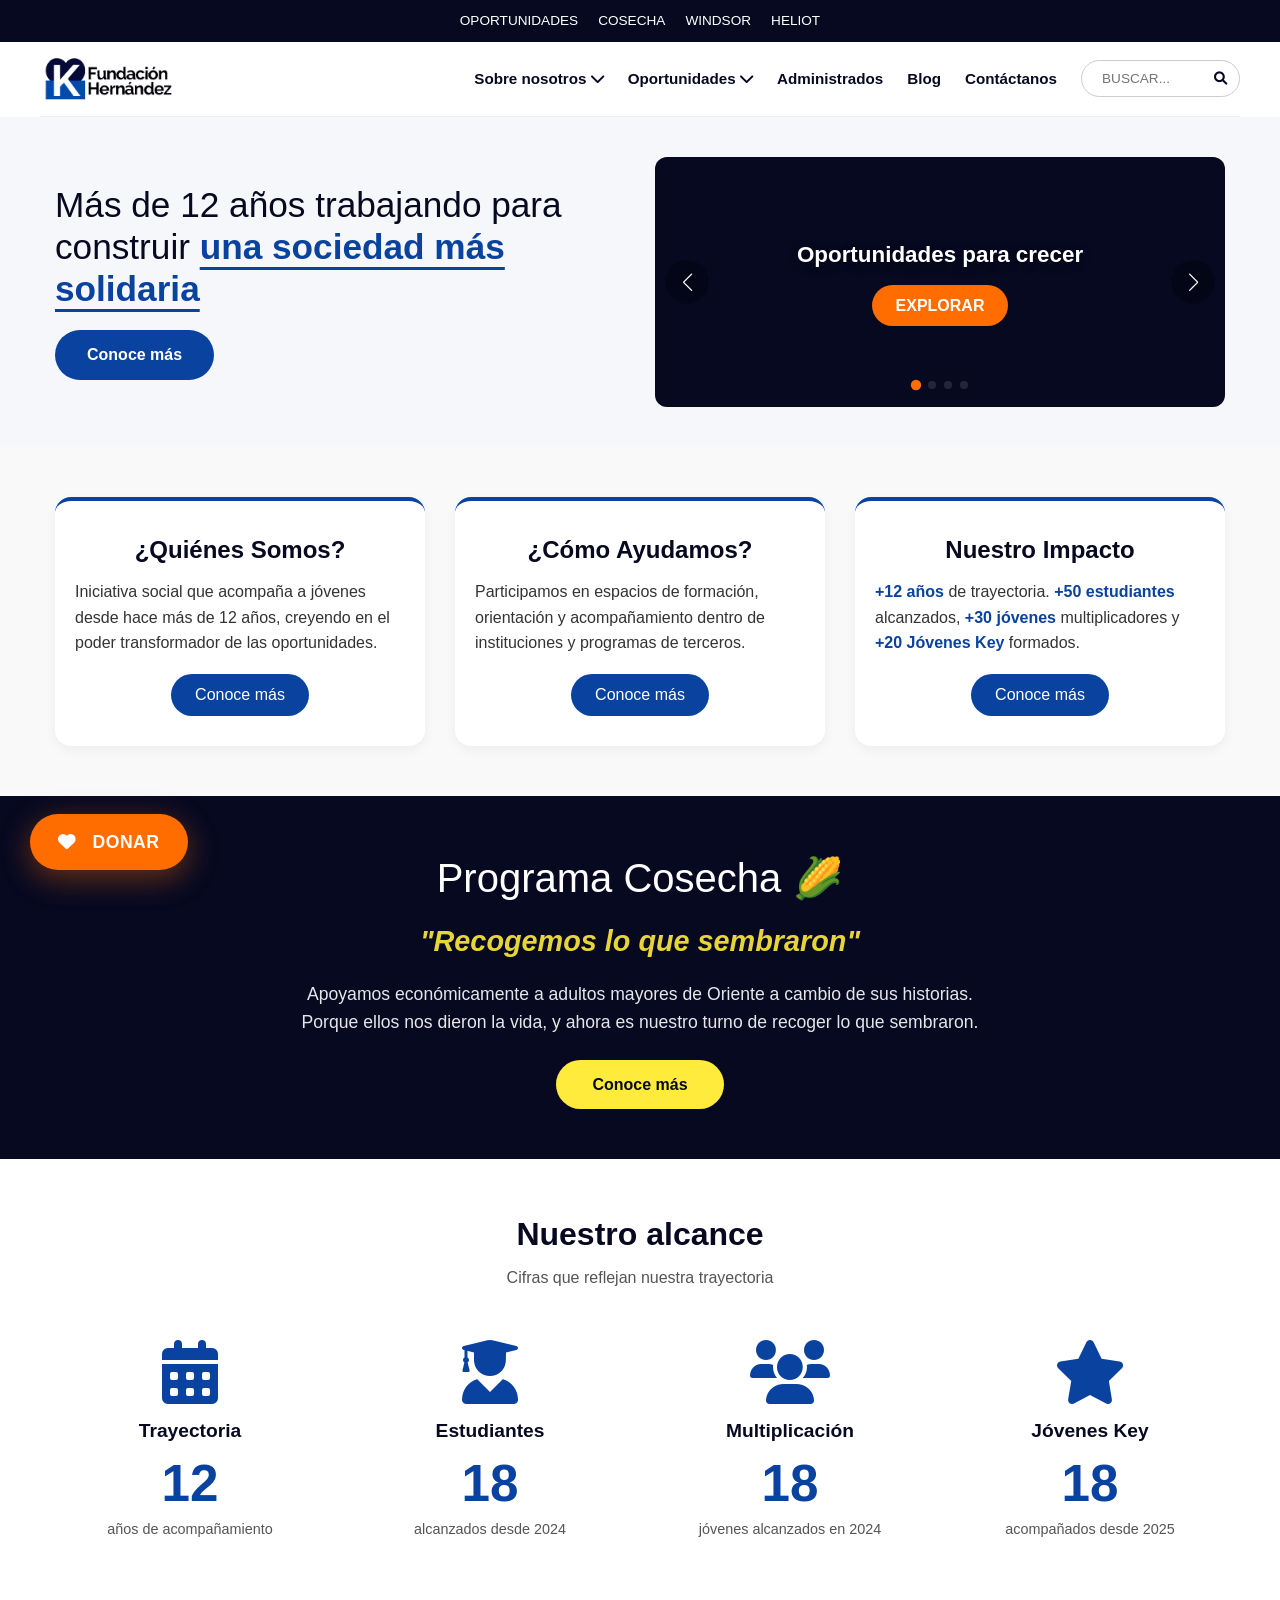
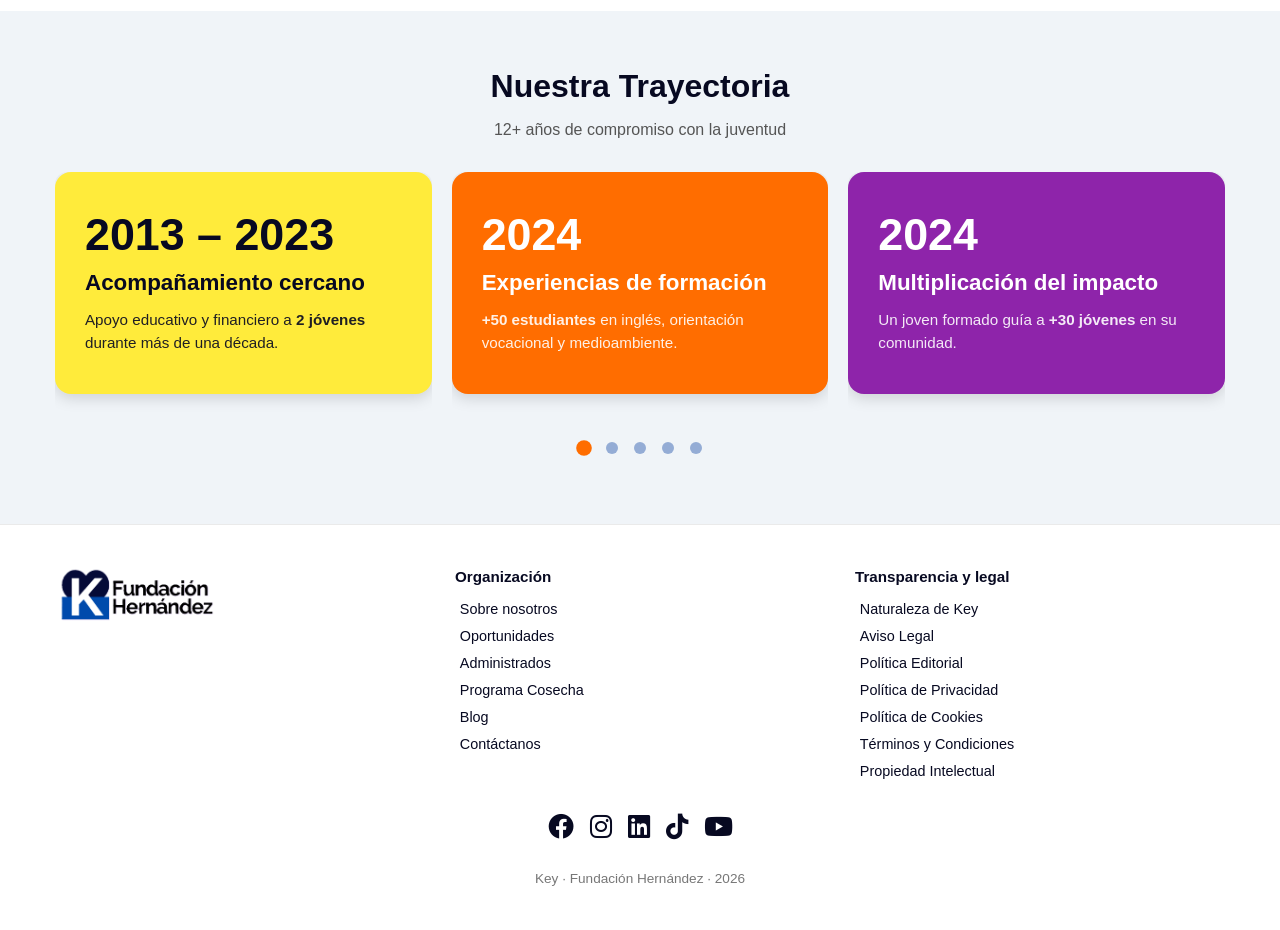
<file: index.html>
<!doctype html>
<html lang="es">
<head>
    <meta charset="UTF-8">
    <meta name="viewport" content="width=device-width, initial-scale=1">
    <title>Key · Fundación Hernández</title>
    <meta name="description" content="Key · Fundación Hernández. Construyendo oportunidades. Generando impacto. Más de 12 años de trayectoria acompañando a jóvenes.">
    <link rel="icon" href="./assets/logo-simbolo.png" type="image/png">
    <link rel="stylesheet" href="https://cdnjs.cloudflare.com/ajax/libs/font-awesome/6.0.0-beta3/css/all.min.css">
    <link rel="stylesheet" href="https://cdn.jsdelivr.net/npm/swiper@8/swiper-bundle.min.css">
    <link rel="stylesheet" href="styles.css">
</head>
<body>

<!-- ===== HEADER ===== -->
<header>
    <div class="top-bar">
        <div class="container top-bar-inner">
            <div class="menu-sup">
                <a href="oportunidades.html">OPORTUNIDADES</a>
                <a href="cosecha.html">COSECHA</a>
                <a href="https://windsor-one.github.io/windsor/" target="_blank" rel="noopener noreferrer">WINDSOR</a>
                <a href="https://windsor-one.github.io/Heliot-Media/" target="_blank" rel="noopener noreferrer">HELIOT</a>
            </div>
        </div>
    </div>
    <div class="main-header container">
        <div class="logo">
            <a href="index.html"><img src="./assets/logo-horizontal.png" alt="Key · Fundación Hernández"></a>
        </div>
        <div class="menu-toggle" id="menuToggle"><i class="fas fa-bars"></i></div>
        <nav class="nav-principal" id="mainNav">
            <div class="submenu">
                <a href="sobre-nosotros.html">Sobre nosotros <i class="fas fa-chevron-down"></i></a>
                <div class="submenu-content">
                    <a href="sobre-nosotros.html#trayectoria">Nuestra Trayectoria</a>
                    <a href="sobre-nosotros.html#areas">Áreas de Interés</a>
                    <a href="sobre-nosotros.html#jovenes-key">Jóvenes Key</a>
                    <a href="sobre-nosotros.html#vision">Visión de Futuro</a>
                </div>
            </div>
            <div class="submenu">
                <a href="oportunidades.html">Oportunidades <i class="fas fa-chevron-down"></i></a>
                <div class="submenu-content">
                    <a href="oportunidades.html#empleo">Empleo</a>
                    <a href="oportunidades.html#educacion">Educación y formación</a>
                    <a href="oportunidades.html#becas">Becas y oportunidades</a>
                </div>
            </div>
            <a href="administrados.html">Administrados</a>
            <a href="blog.html">Blog</a>
            <a href="contactanos.html">Contáctanos</a>
            <div class="search-box">
                <input type="text" placeholder="BUSCAR...">
                <button><i class="fas fa-search"></i></button>
            </div>
        </nav>
    </div>
</header>

<!-- ===== HERO ===== -->
<section class="hero">
    <div class="container hero-inner">
        <div class="hero-text">
            <h2>Más de 12 años trabajando para construir <strong>una sociedad más solidaria</strong></h2>
            <a href="sobre-nosotros.html" class="btn">Conoce más</a>
        </div>
        <div class="hero-slider">
            <div class="swiper mySwiperHero">
                <div class="swiper-wrapper">
                    <!-- Slide 1: Oportunidades -->
                    <div class="swiper-slide">
                        <div class="slide-bg slide-bg-primary">
                            <div class="slide-content">
                                <div class="slide-title">Oportunidades para crecer</div>
                                <a href="oportunidades.html" class="slide-btn">EXPLORAR</a>
                            </div>
                        </div>
                    </div>
                    <!-- Slide 2: Trayectoria -->
                    <div class="swiper-slide">
                        <div class="slide-bg slide-bg-secondary">
                            <div class="slide-content">
                                <div class="slide-title">Conoce nuestra trayectoria</div>
                                <a href="sobre-nosotros.html" class="slide-btn">DESCUBRIR</a>
                            </div>
                        </div>
                    </div>
                    <!-- Slide 3: Contacto -->
                    <div class="swiper-slide">
                        <div class="slide-bg slide-bg-purple">
                            <div class="slide-content">
                                <div class="slide-title">Sé parte del cambio</div>
                                <a href="contactanos.html" class="slide-btn">CONTACTAR</a>
                            </div>
                        </div>
                    </div>
                    <!-- Slide 4: Programa Windsor -->
                    <div class="swiper-slide">
                        <div class="slide-bg" style="background-color: var(--orange);">
                            <div class="slide-content">
                                <div class="slide-title">Programa Windsor</div>
                                <a href="administrados.html" class="slide-btn" style="background: var(--yellow); color: var(--primary);">CONOCER</a>
                            </div>
                        </div>
                    </div>
                </div>
                <div class="swiper-button-next"></div>
                <div class="swiper-button-prev"></div>
                <div class="swiper-pagination"></div>
            </div>
        </div>
    </div>
</section>

<!-- ===== TARJETAS ===== -->
<section class="cards">
    <div class="container cards-grid">
        <div class="card">
            <h3>¿Quiénes Somos?</h3>
            <p>Iniciativa social que acompaña a jóvenes desde hace más de 12 años, creyendo en el poder transformador de las oportunidades.</p>
            <a href="sobre-nosotros.html" class="btn-small">Conoce más</a>
        </div>
        <div class="card">
            <h3>¿Cómo Ayudamos?</h3>
            <p>Participamos en espacios de formación, orientación y acompañamiento dentro de instituciones y programas de terceros.</p>
            <a href="sobre-nosotros.html" class="btn-small">Conoce más</a>
        </div>
        <div class="card">
            <h3>Nuestro Impacto</h3>
            <p><strong>+12 años</strong> de trayectoria. <strong>+50 estudiantes</strong> alcanzados, <strong>+30 jóvenes</strong> multiplicadores y <strong>+20 Jóvenes Key</strong> formados.</p>
            <a href="sobre-nosotros.html" class="btn-small">Conoce más</a>
        </div>
    </div>
</section>

<!-- ===== PROGRAMA COSECHA ===== -->
<section class="programa-cosecha" style="background: var(--primary); color: #fff; padding: 50px 0; text-align: center;">
    <div class="container">
        <h2 style="font-size: 2.5rem; font-weight: 300; margin-bottom: 8px;">Programa Cosecha</h2>
        <p style="font-size: 1.8rem; font-weight: 700; color: var(--yellow); font-style: italic; margin-bottom: 16px;">"Recogemos lo que sembraron"</p>
        <p style="max-width: 700px; margin: 0 auto 24px; font-size: 1.1rem; line-height: 1.6; opacity: 0.9;">
            Apoyamos económicamente a adultos mayores de Oriente a cambio de sus historias. 
            Porque ellos nos dieron la vida, y ahora es nuestro turno de recoger lo que sembraron.
        </p>
        <a href="cosecha.html" class="btn" style="background: var(--yellow); color: var(--primary); padding: 12px 36px; border-radius: 40px; font-weight: 700;">Conoce más</a>
    </div>
</section>

<!-- ===== NUESTRO ALCANCE ===== -->
<section class="pilares" id="alcance">
    <div class="container">
        <h2>Nuestro alcance</h2>
        <p class="sub">Cifras que reflejan nuestra trayectoria</p>
        <div class="pilares-grid">
            <div class="pilar-item">
                <i class="fas fa-calendar-alt pilar-icon"></i>
                <h4>Trayectoria</h4>
                <div class="numero" data-target="12">12</div>
                <div class="label">años de acompañamiento</div>
            </div>
            <div class="pilar-item">
                <i class="fas fa-user-graduate pilar-icon"></i>
                <h4>Estudiantes</h4>
                <div class="numero" data-target="50">50</div>
                <div class="label">alcanzados desde 2024</div>
            </div>
            <div class="pilar-item">
                <i class="fas fa-users pilar-icon"></i>
                <h4>Multiplicación</h4>
                <div class="numero" data-target="30">30</div>
                <div class="label">jóvenes alcanzados en 2024</div>
            </div>
            <div class="pilar-item">
                <i class="fas fa-star pilar-icon"></i>
                <h4>Jóvenes Key</h4>
                <div class="numero" data-target="20">20</div>
                <div class="label">acompañados desde 2025</div>
            </div>
        </div>
    </div>
</section>

<!-- ===== TRAYECTORIA (carrusel) ===== -->
<section class="historias">
    <div class="container">
        <h2>Nuestra Trayectoria</h2>
        <p class="sub">12+ años de compromiso con la juventud</p>
        <div class="swiper-wrapper-container">
            <div class="swiper mySwiperHistorias">
                <div class="swiper-wrapper">
                    <div class="swiper-slide timeline-slide">
                        <div class="timeline-content bg-yellow">
                            <div class="timeline-year">2013 – 2023</div>
                            <div class="timeline-title">Acompañamiento cercano</div>
                            <div class="timeline-desc">Apoyo educativo y financiero a <strong>2 jóvenes</strong> durante más de una década.</div>
                        </div>
                    </div>
                    <div class="swiper-slide timeline-slide">
                        <div class="timeline-content bg-orange">
                            <div class="timeline-year">2024</div>
                            <div class="timeline-title">Experiencias de formación</div>
                            <div class="timeline-desc"><strong>+50 estudiantes</strong> en inglés, orientación vocacional y medioambiente.</div>
                        </div>
                    </div>
                    <div class="swiper-slide timeline-slide">
                        <div class="timeline-content bg-purple">
                            <div class="timeline-year">2024</div>
                            <div class="timeline-title">Multiplicación del impacto</div>
                            <div class="timeline-desc">Un joven formado guía a <strong>+30 jóvenes</strong> en su comunidad.</div>
                        </div>
                    </div>
                    <div class="swiper-slide timeline-slide">
                        <div class="timeline-content bg-green">
                            <div class="timeline-year">2025</div>
                            <div class="timeline-title">Surgen los Jóvenes Key</div>
                            <div class="timeline-desc"><strong>+20 jóvenes</strong> reciben formación y herramientas.</div>
                        </div>
                    </div>
                    <div class="swiper-slide timeline-slide">
                        <div class="timeline-content bg-secondary">
                            <div class="timeline-year">2026</div>
                            <div class="timeline-title">Consolidación de Key</div>
                            <div class="timeline-desc">Key consolida su identidad y estructura una nueva etapa para una labor que comenzó mucho antes.</div>
                        </div>
                    </div>
                </div>
            </div>
            <div class="swiper-pagination-historias"></div>
        </div>
    </div>
</section>

<!-- ===== FOOTER ===== -->
<footer class="footer">
    <div class="container footer-grid">
        <div class="col-logo">
            <a href="index.html"><img src="./assets/logo-horizontal.png" alt="Key · Fundación Hernández"></a>
        </div>
        <div class="col-enlaces">
            <p><strong>Organización</strong></p>
            <a href="sobre-nosotros.html">Sobre nosotros</a>
            <a href="oportunidades.html">Oportunidades</a>
            <a href="administrados.html">Administrados</a>
            <a href="cosecha.html">Programa Cosecha</a>
            <a href="blog.html">Blog</a>
            <a href="contactanos.html">Contáctanos</a>
        </div>
        <div class="col-enlaces">
            <p><strong>Transparencia y legal</strong></p>
            <a href="legal.html#naturaleza">Naturaleza de Key</a>
            <a href="legal.html#aviso-legal">Aviso Legal</a>
            <a href="legal.html#politica-editorial">Política Editorial</a>
            <a href="legal.html#politica-privacidad">Política de Privacidad</a>
            <a href="legal.html#politica-cookies">Política de Cookies</a>
            <a href="legal.html#terminos-condiciones">Términos y Condiciones</a>
            <a href="legal.html#propiedad-intelectual">Propiedad Intelectual</a>
        </div>
    </div>
    <div class="social">
        <a href="#"><i class="fab fa-facebook"></i></a>
        <a href="#"><i class="fab fa-instagram"></i></a>
        <a href="#"><i class="fab fa-linkedin"></i></a>
        <a href="#"><i class="fab fa-tiktok"></i></a>
        <a href="#"><i class="fab fa-youtube"></i></a>
    </div>
    <div class="copyright">Key · Fundación Hernández · 2026</div>
</footer>

<script src="https://cdn.jsdelivr.net/npm/swiper@8/swiper-bundle.min.js"></script>
<script src="script.js"></script>
</body>
</html>
</file>
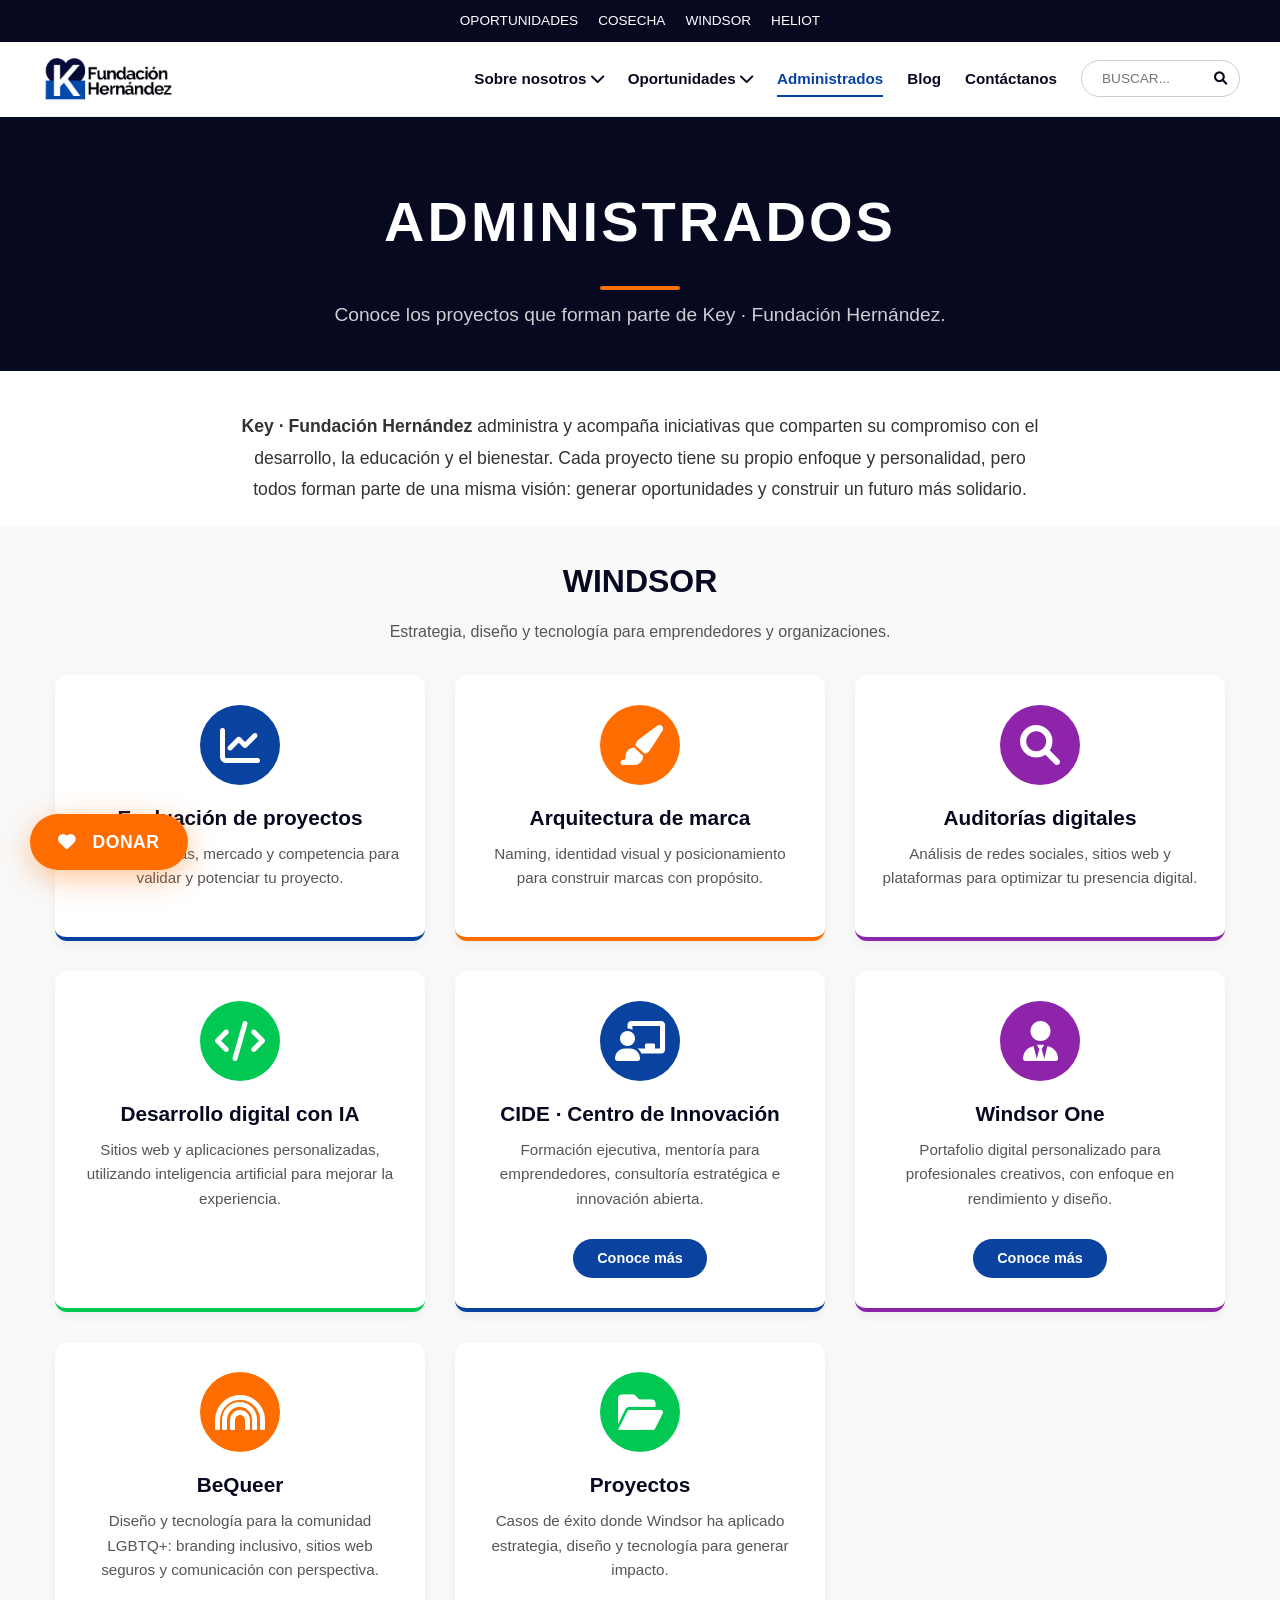
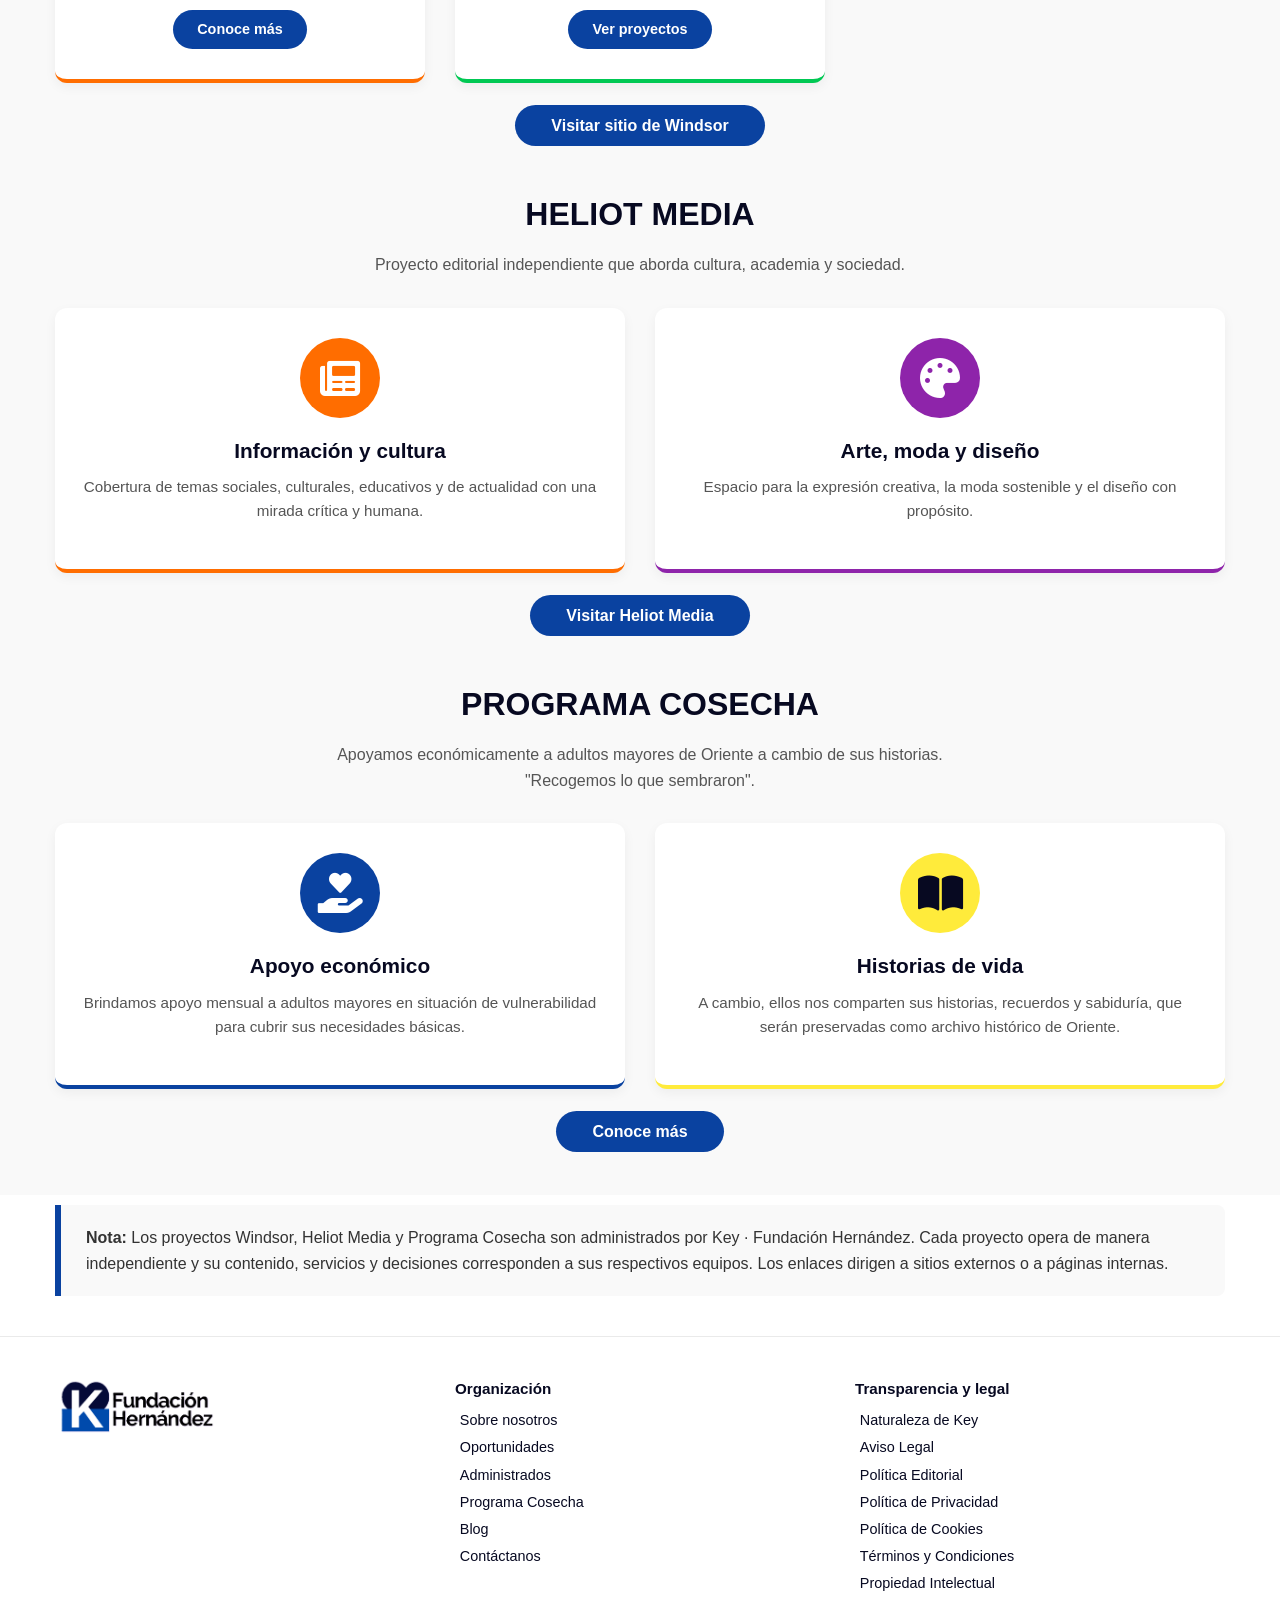
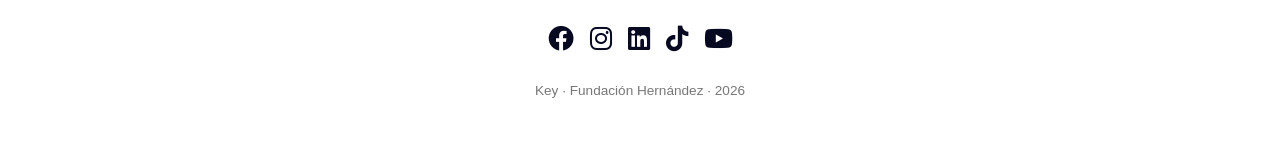
<file: administrados.html>
<!doctype html>
<html lang="es">
<head>
    <meta charset="UTF-8">
    <meta name="viewport" content="width=device-width, initial-scale=1">
    <title>Administrados · Key · Fundación Hernández</title>
    <meta name="description" content="Conoce los proyectos administrados por Key · Fundación Hernández: Windsor, Heliot Media y Programa Cosecha.">
    <link rel="icon" href="./assets/logo-simbolo.png" type="image/png">
    <link rel="stylesheet" href="https://cdnjs.cloudflare.com/ajax/libs/font-awesome/6.0.0-beta3/css/all.min.css">
    <link rel="stylesheet" href="https://cdn.jsdelivr.net/npm/swiper@8/swiper-bundle.min.css">
    <link rel="stylesheet" href="styles.css">
</head>
<body>

<!-- ===== HEADER ===== -->
<header>
    <div class="top-bar">
        <div class="container top-bar-inner">
            <div class="menu-sup">
                <a href="oportunidades.html">OPORTUNIDADES</a>
                <a href="cosecha.html">COSECHA</a>
                <a href="https://windsor-one.github.io/windsor/" target="_blank" rel="noopener noreferrer">WINDSOR</a>
                <a href="https://windsor-one.github.io/Heliot-Media/" target="_blank" rel="noopener noreferrer">HELIOT</a>
            </div>
        </div>
    </div>
    <div class="main-header container">
        <div class="logo">
            <a href="index.html"><img src="./assets/logo-horizontal.png" alt="Key · Fundación Hernández"></a>
        </div>
        <div class="menu-toggle" id="menuToggle"><i class="fas fa-bars"></i></div>
        <nav class="nav-principal" id="mainNav">
            <div class="submenu">
                <a href="sobre-nosotros.html">Sobre nosotros <i class="fas fa-chevron-down"></i></a>
                <div class="submenu-content">
                    <a href="sobre-nosotros.html#trayectoria">Nuestra Trayectoria</a>
                    <a href="sobre-nosotros.html#areas">Áreas de Interés</a>
                    <a href="sobre-nosotros.html#jovenes-key">Jóvenes Key</a>
                    <a href="sobre-nosotros.html#vision">Visión de Futuro</a>
                </div>
            </div>
            <div class="submenu">
                <a href="oportunidades.html">Oportunidades <i class="fas fa-chevron-down"></i></a>
                <div class="submenu-content">
                    <a href="oportunidades.html#empleo">Empleo</a>
                    <a href="oportunidades.html#educacion">Educación y formación</a>
                    <a href="oportunidades.html#becas">Becas y oportunidades</a>
                </div>
            </div>
            <a href="administrados.html" class="active">Administrados</a>
            <a href="blog.html">Blog</a>
            <a href="contactanos.html">Contáctanos</a>
            <div class="search-box">
                <input type="text" placeholder="BUSCAR...">
                <button><i class="fas fa-search"></i></button>
            </div>
        </nav>
    </div>
</header>

<!-- ===== HERO ===== -->
<section class="page-hero">
    <div class="container">
        <h1>ADMINISTRADOS</h1>
        <div class="hero-line"></div>
        <p class="hero-subtitle">Conoce los proyectos que forman parte de Key · Fundación Hernández.</p>
    </div>
</section>

<!-- ===== INTRODUCCIÓN ===== -->
<section style="padding: 40px 0 20px; background: #fff;">
    <div class="container">
        <p style="font-size: 1.1rem; line-height: 1.8; color: #333; max-width: 800px; margin: 0 auto; text-align: center;">
            <strong>Key · Fundación Hernández</strong> administra y acompaña iniciativas que comparten su compromiso con el desarrollo, la educación y el bienestar. Cada proyecto tiene su propio enfoque y personalidad, pero todos forman parte de una misma visión: generar oportunidades y construir un futuro más solidario.
        </p>
    </div>
</section>

<!-- ===== PROYECTOS ===== -->
<section style="padding: 30px 0 50px; background: #f9f9f9;">
    <div class="container">

        <!-- WINDSOR -->
        <div style="margin-bottom: 50px;">
            <h2 style="text-align: center; font-size: 2rem; color: var(--primary); margin-bottom: 12px;">WINDSOR</h2>
            <p style="text-align: center; max-width: 700px; margin: 0 auto 30px; color: #555;">Estrategia, diseño y tecnología para emprendedores y organizaciones.</p>
            <div class="cards-grid">
                <div class="card-oportunidad" style="border-bottom-color: var(--secondary);">
                    <div class="card-oportunidad-icon" style="background: var(--secondary);">
                        <i class="fas fa-chart-line"></i>
                    </div>
                    <h3>Evaluación de proyectos</h3>
                    <p>Análisis de ideas, mercado y competencia para validar y potenciar tu proyecto.</p>
                </div>
                <div class="card-oportunidad" style="border-bottom-color: var(--orange);">
                    <div class="card-oportunidad-icon" style="background: var(--orange);">
                        <i class="fas fa-paint-brush"></i>
                    </div>
                    <h3>Arquitectura de marca</h3>
                    <p>Naming, identidad visual y posicionamiento para construir marcas con propósito.</p>
                </div>
                <div class="card-oportunidad" style="border-bottom-color: var(--purple);">
                    <div class="card-oportunidad-icon" style="background: var(--purple);">
                        <i class="fas fa-search"></i>
                    </div>
                    <h3>Auditorías digitales</h3>
                    <p>Análisis de redes sociales, sitios web y plataformas para optimizar tu presencia digital.</p>
                </div>
                <div class="card-oportunidad" style="border-bottom-color: var(--green);">
                    <div class="card-oportunidad-icon" style="background: var(--green);">
                        <i class="fas fa-code"></i>
                    </div>
                    <h3>Desarrollo digital con IA</h3>
                    <p>Sitios web y aplicaciones personalizadas, utilizando inteligencia artificial para mejorar la experiencia.</p>
                </div>
                <div class="card-oportunidad" style="border-bottom-color: var(--secondary);">
                    <div class="card-oportunidad-icon" style="background: var(--secondary);">
                        <i class="fas fa-chalkboard-teacher"></i>
                    </div>
                    <h3>CIDE · Centro de Innovación</h3>
                    <p>Formación ejecutiva, mentoría para emprendedores, consultoría estratégica e innovación abierta.</p>
                    <a href="https://windsor-one.github.io/windsor/cide.html" target="_blank" rel="noopener noreferrer" class="btn-conoce-mas" style="margin-top: 12px;">Conoce más</a>
                </div>
                <div class="card-oportunidad" style="border-bottom-color: var(--purple);">
                    <div class="card-oportunidad-icon" style="background: var(--purple);">
                        <i class="fas fa-user-tie"></i>
                    </div>
                    <h3>Windsor One</h3>
                    <p>Portafolio digital personalizado para profesionales creativos, con enfoque en rendimiento y diseño.</p>
                    <a href="https://windsor-one.github.io/windsor/windsor-one.html" target="_blank" rel="noopener noreferrer" class="btn-conoce-mas" style="margin-top: 12px;">Conoce más</a>
                </div>
                <div class="card-oportunidad" style="border-bottom-color: var(--orange);">
                    <div class="card-oportunidad-icon" style="background: var(--orange);">
                        <i class="fas fa-rainbow"></i>
                    </div>
                    <h3>BeQueer</h3>
                    <p>Diseño y tecnología para la comunidad LGBTQ+: branding inclusivo, sitios web seguros y comunicación con perspectiva.</p>
                    <a href="https://windsor-one.github.io/windsor/BeQueer.html" target="_blank" rel="noopener noreferrer" class="btn-conoce-mas" style="margin-top: 12px;">Conoce más</a>
                </div>
                <div class="card-oportunidad" style="border-bottom-color: var(--green);">
                    <div class="card-oportunidad-icon" style="background: var(--green);">
                        <i class="fas fa-folder-open"></i>
                    </div>
                    <h3>Proyectos</h3>
                    <p>Casos de éxito donde Windsor ha aplicado estrategia, diseño y tecnología para generar impacto.</p>
                    <a href="https://windsor-one.github.io/windsor/proyectos.html" target="_blank" rel="noopener noreferrer" class="btn-conoce-mas" style="margin-top: 12px;">Ver proyectos</a>
                </div>
            </div>
            <div style="text-align: center; margin-top: 30px;">
                <a href="https://windsor-one.github.io/windsor/" target="_blank" rel="noopener noreferrer" class="btn" style="background: var(--secondary); color: #fff; padding: 12px 36px; border-radius: 40px; font-weight: 600;">Visitar sitio de Windsor</a>
            </div>
        </div>

        <!-- HELIOT MEDIA -->
        <div style="margin-bottom: 50px;">
            <h2 style="text-align: center; font-size: 2rem; color: var(--primary); margin-bottom: 12px;">HELIOT MEDIA</h2>
            <p style="text-align: center; max-width: 700px; margin: 0 auto 30px; color: #555;">Proyecto editorial independiente que aborda cultura, academia y sociedad.</p>
            <div class="cards-grid" style="grid-template-columns: 1fr 1fr;">
                <div class="card-oportunidad" style="border-bottom-color: var(--orange);">
                    <div class="card-oportunidad-icon" style="background: var(--orange);">
                        <i class="fas fa-newspaper"></i>
                    </div>
                    <h3>Información y cultura</h3>
                    <p>Cobertura de temas sociales, culturales, educativos y de actualidad con una mirada crítica y humana.</p>
                </div>
                <div class="card-oportunidad" style="border-bottom-color: var(--purple);">
                    <div class="card-oportunidad-icon" style="background: var(--purple);">
                        <i class="fas fa-palette"></i>
                    </div>
                    <h3>Arte, moda y diseño</h3>
                    <p>Espacio para la expresión creativa, la moda sostenible y el diseño con propósito.</p>
                </div>
            </div>
            <div style="text-align: center; margin-top: 30px;">
                <a href="https://windsor-one.github.io/Heliot-Media/" target="_blank" rel="noopener noreferrer" class="btn" style="background: var(--secondary); color: #fff; padding: 12px 36px; border-radius: 40px; font-weight: 600;">Visitar Heliot Media</a>
            </div>
        </div>

        <!-- PROGRAMA COSECHA -->
        <div>
            <h2 style="text-align: center; font-size: 2rem; color: var(--primary); margin-bottom: 12px;">PROGRAMA COSECHA</h2>
            <p style="text-align: center; max-width: 700px; margin: 0 auto 30px; color: #555;">
                Apoyamos económicamente a adultos mayores de Oriente a cambio de sus historias. "Recogemos lo que sembraron".
            </p>
            <div class="cards-grid" style="grid-template-columns: 1fr 1fr;">
                <div class="card-oportunidad" style="border-bottom-color: var(--secondary);">
                    <div class="card-oportunidad-icon" style="background: var(--secondary);">
                        <i class="fas fa-hand-holding-heart"></i>
                    </div>
                    <h3>Apoyo económico</h3>
                    <p>Brindamos apoyo mensual a adultos mayores en situación de vulnerabilidad para cubrir sus necesidades básicas.</p>
                </div>
                <div class="card-oportunidad" style="border-bottom-color: var(--yellow);">
                    <div class="card-oportunidad-icon" style="background: var(--yellow); color: var(--primary);">
                        <i class="fas fa-book-open"></i>
                    </div>
                    <h3>Historias de vida</h3>
                    <p>A cambio, ellos nos comparten sus historias, recuerdos y sabiduría, que serán preservadas como archivo histórico de Oriente.</p>
                </div>
            </div>
            <div style="text-align: center; margin-top: 30px;">
                <a href="cosecha.html" class="btn" style="background: var(--secondary); color: #fff; padding: 12px 36px; border-radius: 40px; font-weight: 600;">Conoce más</a>
            </div>
        </div>

    </div>
</section>

<!-- ===== AVISO ===== -->
<section style="padding: 10px 0 40px; background: #fff;">
    <div class="container">
        <div class="aviso-block" style="border-left: 6px solid var(--secondary); padding: 20px 25px; max-width: 100%; background: #f9f9f9; border-radius: 0 8px 8px 0;">
            <p style="margin-bottom: 0; font-size: 1rem; color: #333;">
                <strong>Nota:</strong> Los proyectos Windsor, Heliot Media y Programa Cosecha son administrados por Key · Fundación Hernández. Cada proyecto opera de manera independiente y su contenido, servicios y decisiones corresponden a sus respectivos equipos. Los enlaces dirigen a sitios externos o a páginas internas.
            </p>
        </div>
    </div>
</section>

<!-- ===== FOOTER ===== -->
<footer class="footer">
    <div class="container footer-grid">
        <div class="col-logo">
            <a href="index.html"><img src="./assets/logo-horizontal.png" alt="Key · Fundación Hernández"></a>
        </div>
        <div class="col-enlaces">
            <p><strong>Organización</strong></p>
            <a href="sobre-nosotros.html">Sobre nosotros</a>
            <a href="oportunidades.html">Oportunidades</a>
            <a href="administrados.html">Administrados</a>
            <a href="cosecha.html">Programa Cosecha</a>
            <a href="blog.html">Blog</a>
            <a href="contactanos.html">Contáctanos</a>
        </div>
        <div class="col-enlaces">
            <p><strong>Transparencia y legal</strong></p>
            <a href="legal.html#naturaleza">Naturaleza de Key</a>
            <a href="legal.html#aviso-legal">Aviso Legal</a>
            <a href="legal.html#politica-editorial">Política Editorial</a>
            <a href="legal.html#politica-privacidad">Política de Privacidad</a>
            <a href="legal.html#politica-cookies">Política de Cookies</a>
            <a href="legal.html#terminos-condiciones">Términos y Condiciones</a>
            <a href="legal.html#propiedad-intelectual">Propiedad Intelectual</a>
        </div>
    </div>
    <div class="social">
        <a href="#"><i class="fab fa-facebook"></i></a>
        <a href="#"><i class="fab fa-instagram"></i></a>
        <a href="#"><i class="fab fa-linkedin"></i></a>
        <a href="#"><i class="fab fa-tiktok"></i></a>
        <a href="#"><i class="fab fa-youtube"></i></a>
    </div>
    <div class="copyright">Key · Fundación Hernández · 2026</div>
</footer>

<script src="https://cdn.jsdelivr.net/npm/swiper@8/swiper-bundle.min.js"></script>
<script src="script.js"></script>
</body>
</html>
</file>
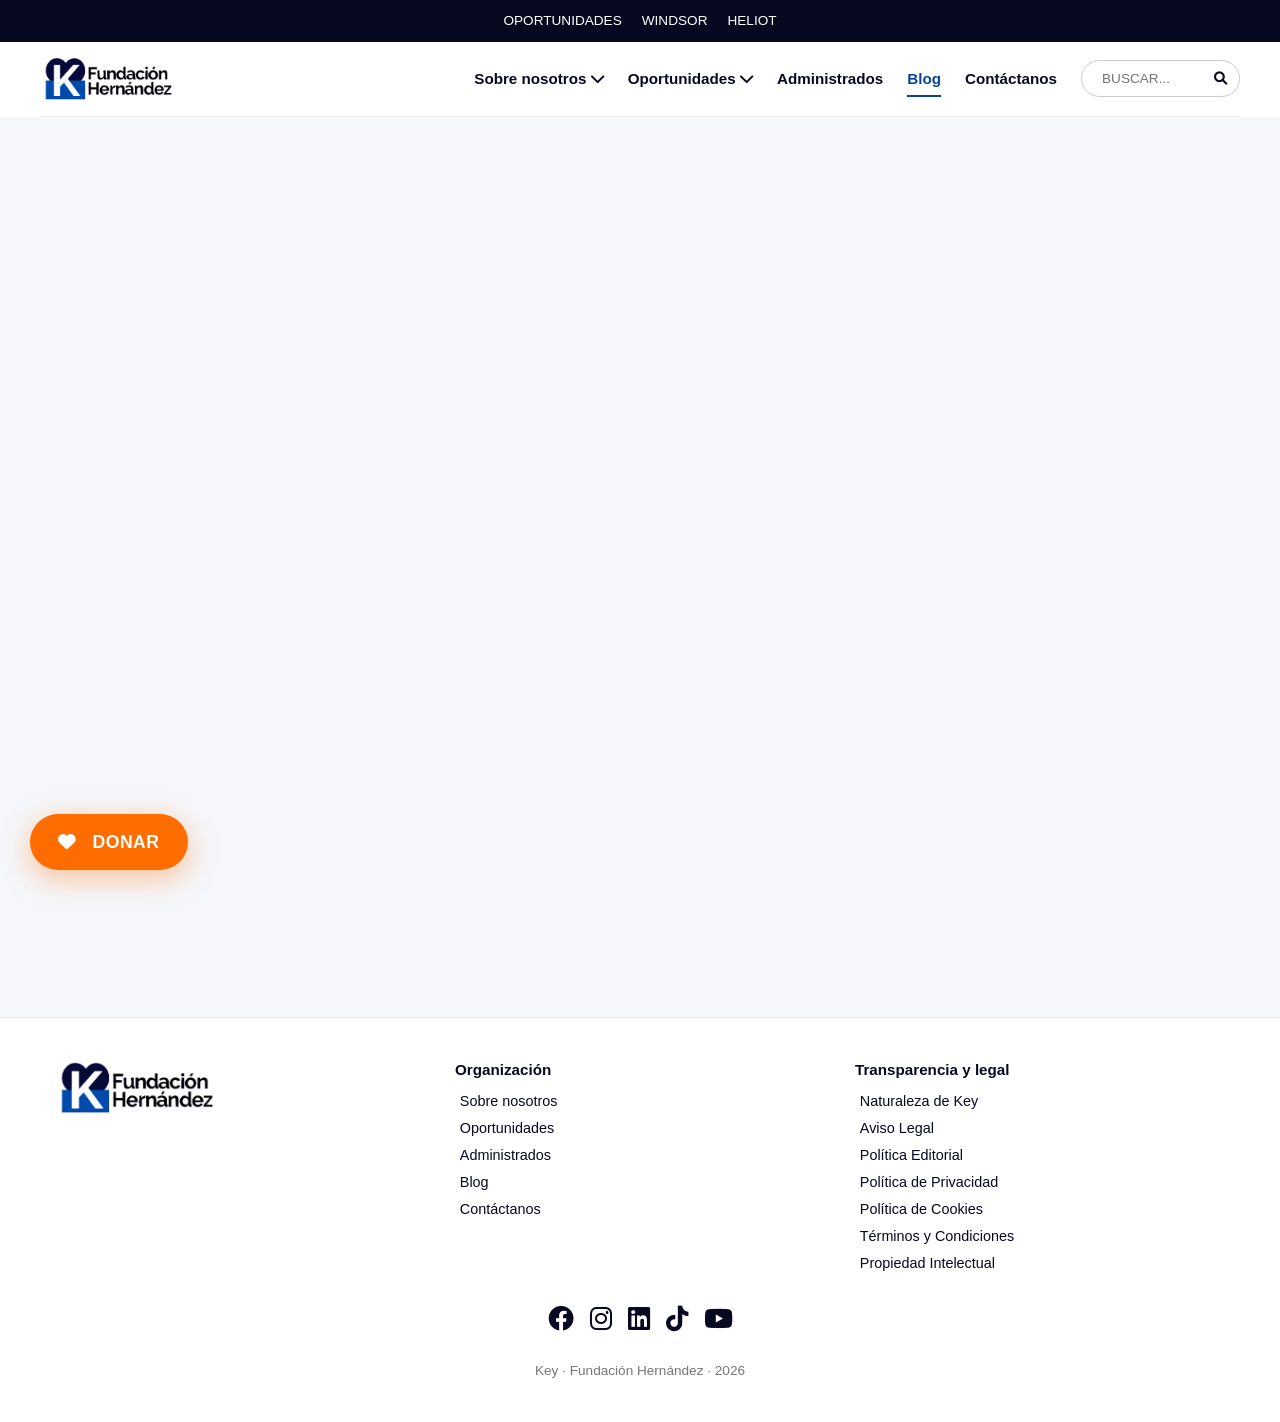
<file: blog.html>
<!doctype html>
<html lang="es">
<head>
    <meta charset="UTF-8">
    <meta name="viewport" content="width=device-width, initial-scale=1">
    <title>Blog · Key · Fundación Hernández</title>
    <meta name="description" content="Blog de Key · Fundación Hernández. Artículos, noticias y reflexiones sobre nuestra labor y el impacto social.">
    <link rel="icon" href="./assets/logo-simbolo.png" type="image/png">
    <link rel="stylesheet" href="https://cdnjs.cloudflare.com/ajax/libs/font-awesome/6.0.0-beta3/css/all.min.css">
    <link rel="stylesheet" href="https://cdn.jsdelivr.net/npm/swiper@8/swiper-bundle.min.css">
    <link rel="stylesheet" href="styles.css">
    <style>
        /* ===== CONFIGURACIÓN PARA QUE EL IFRAME SE AJUSTE A SU CONTENIDO ===== */
        html, body {
            margin: 0;
            padding: 0;
            min-height: 100vh;
            height: auto;
            overflow-y: auto !important; /* Scroll de toda la página */
            background: #f5f7fa;
        }
        body {
            display: flex;
            flex-direction: column;
        }
        header {
            position: sticky;
            top: 0;
            z-index: 1000;
            background: #fff;
        }
        footer {
            position: sticky;
            bottom: 0;
            z-index: 1000;
            background: #fff;
        }
        .blog-container {
            flex: 0 0 auto;
            width: 100%;
            padding: 0 !important;
            margin: 0 !important;
        }
        .blog-iframe {
            display: block;
            width: 100%;
            border: none;
            background: #f5f7fa;
            /* La altura la controlará JavaScript */
            height: 100vh; /* valor inicial */
            transition: height 0.2s ease;
        }
    </style>
</head>
<body>

<!-- ===== HEADER (con barra superior) ===== -->
<header>
    <div class="top-bar">
        <div class="container top-bar-inner">
            <div class="menu-sup">
                <a href="oportunidades.html">OPORTUNIDADES</a>
                <a href="https://windsor-one.github.io/windsor/" target="_blank" rel="noopener noreferrer">WINDSOR</a>
                <a href="https://windsor-one.github.io/Heliot-Media/" target="_blank" rel="noopener noreferrer">HELIOT</a>
            </div>
        </div>
    </div>
    <div class="main-header container">
        <div class="logo">
            <a href="index.html"><img src="./assets/logo-horizontal.png" alt="Key · Fundación Hernández"></a>
        </div>
        <div class="menu-toggle" id="menuToggle"><i class="fas fa-bars"></i></div>
        <nav class="nav-principal" id="mainNav">
            <div class="submenu">
                <a href="sobre-nosotros.html">Sobre nosotros <i class="fas fa-chevron-down"></i></a>
                <div class="submenu-content">
                    <a href="sobre-nosotros.html#trayectoria">Nuestra Trayectoria</a>
                    <a href="sobre-nosotros.html#areas">Áreas de Interés</a>
                    <a href="sobre-nosotros.html#jovenes-key">Jóvenes Key</a>
                    <a href="sobre-nosotros.html#vision">Visión de Futuro</a>
                </div>
            </div>
            <div class="submenu">
                <a href="oportunidades.html">Oportunidades <i class="fas fa-chevron-down"></i></a>
                <div class="submenu-content">
                    <a href="oportunidades.html#empleo">Empleo</a>
                    <a href="oportunidades.html#educacion">Educación y formación</a>
                    <a href="oportunidades.html#becas">Becas y oportunidades</a>
                </div>
            </div>
            <a href="administrados.html">Administrados</a>
            <a href="blog.html" class="active">Blog</a>
            <a href="contactanos.html">Contáctanos</a>
            <div class="search-box">
                <input type="text" placeholder="BUSCAR...">
                <button><i class="fas fa-search"></i></button>
            </div>
        </nav>
    </div>
</header>

<!-- ===== CONTENEDOR DEL IFRAME ===== -->
<div class="blog-container">
    <iframe id="blogIframe" class="blog-iframe" src="https://the-newkey.blogspot.com/" title="Blog de Key · Fundación Hernández"></iframe>
</div>

<!-- ===== FOOTER ===== -->
<footer class="footer">
    <div class="container footer-grid">
        <div class="col-logo">
            <a href="index.html"><img src="./assets/logo-horizontal.png" alt="Key · Fundación Hernández"></a>
        </div>
        <div class="col-enlaces">
            <p><strong>Organización</strong></p>
            <a href="sobre-nosotros.html">Sobre nosotros</a>
            <a href="oportunidades.html">Oportunidades</a>
            <a href="administrados.html">Administrados</a>
            <a href="blog.html">Blog</a>
            <a href="contactanos.html">Contáctanos</a>
        </div>
        <div class="col-enlaces">
            <p><strong>Transparencia y legal</strong></p>
            <a href="legal.html#naturaleza">Naturaleza de Key</a>
            <a href="legal.html#aviso-legal">Aviso Legal</a>
            <a href="legal.html#politica-editorial">Política Editorial</a>
            <a href="legal.html#politica-privacidad">Política de Privacidad</a>
            <a href="legal.html#politica-cookies">Política de Cookies</a>
            <a href="legal.html#terminos-condiciones">Términos y Condiciones</a>
            <a href="legal.html#propiedad-intelectual">Propiedad Intelectual</a>
        </div>
    </div>
    <div class="social">
        <a href="#"><i class="fab fa-facebook"></i></a>
        <a href="#"><i class="fab fa-instagram"></i></a>
        <a href="#"><i class="fab fa-linkedin"></i></a>
        <a href="#"><i class="fab fa-tiktok"></i></a>
        <a href="#"><i class="fab fa-youtube"></i></a>
    </div>
    <div class="copyright">Key · Fundación Hernández · 2026</div>
</footer>

<!-- ===== SCRIPT PARA AJUSTAR LA ALTURA DEL IFRAME ===== -->
<script>
    (function() {
        var iframe = document.getElementById('blogIframe');

        // Escuchar mensajes del iframe
        window.addEventListener('message', function(event) {
            // Verificar que el mensaje sea de nuestro blog
            if (event.data && event.data.type === 'setBlogHeight') {
                var height = event.data.height;
                if (height && height > 0) {
                    iframe.style.height = height + 'px';
                }
            }
        });

        // También ajustar cuando la ventana cambie (por si acaso)
        var resizeTimer;
        window.addEventListener('resize', function() {
            clearTimeout(resizeTimer);
            resizeTimer = setTimeout(function() {
                // Forzar recálculo de altura si el iframe no lo envía
                // (puede que no sea necesario, pero por seguridad)
            }, 300);
        });

        // Si el iframe no envía la altura después de 5 segundos, usar un fallback
        setTimeout(function() {
            if (iframe.style.height === '100vh') {
                // Intentar obtener la altura mediante un método alternativo
                try {
                    // No podemos acceder al contenido por dominio cruzado, pero podemos intentar
                    // con un postMessage manual (no funciona)
                } catch(e) {}
            }
        }, 5000);
    })();
</script>

<script src="https://cdn.jsdelivr.net/npm/swiper@8/swiper-bundle.min.js"></script>
<script src="script.js"></script>
</body>
</html>
</file>
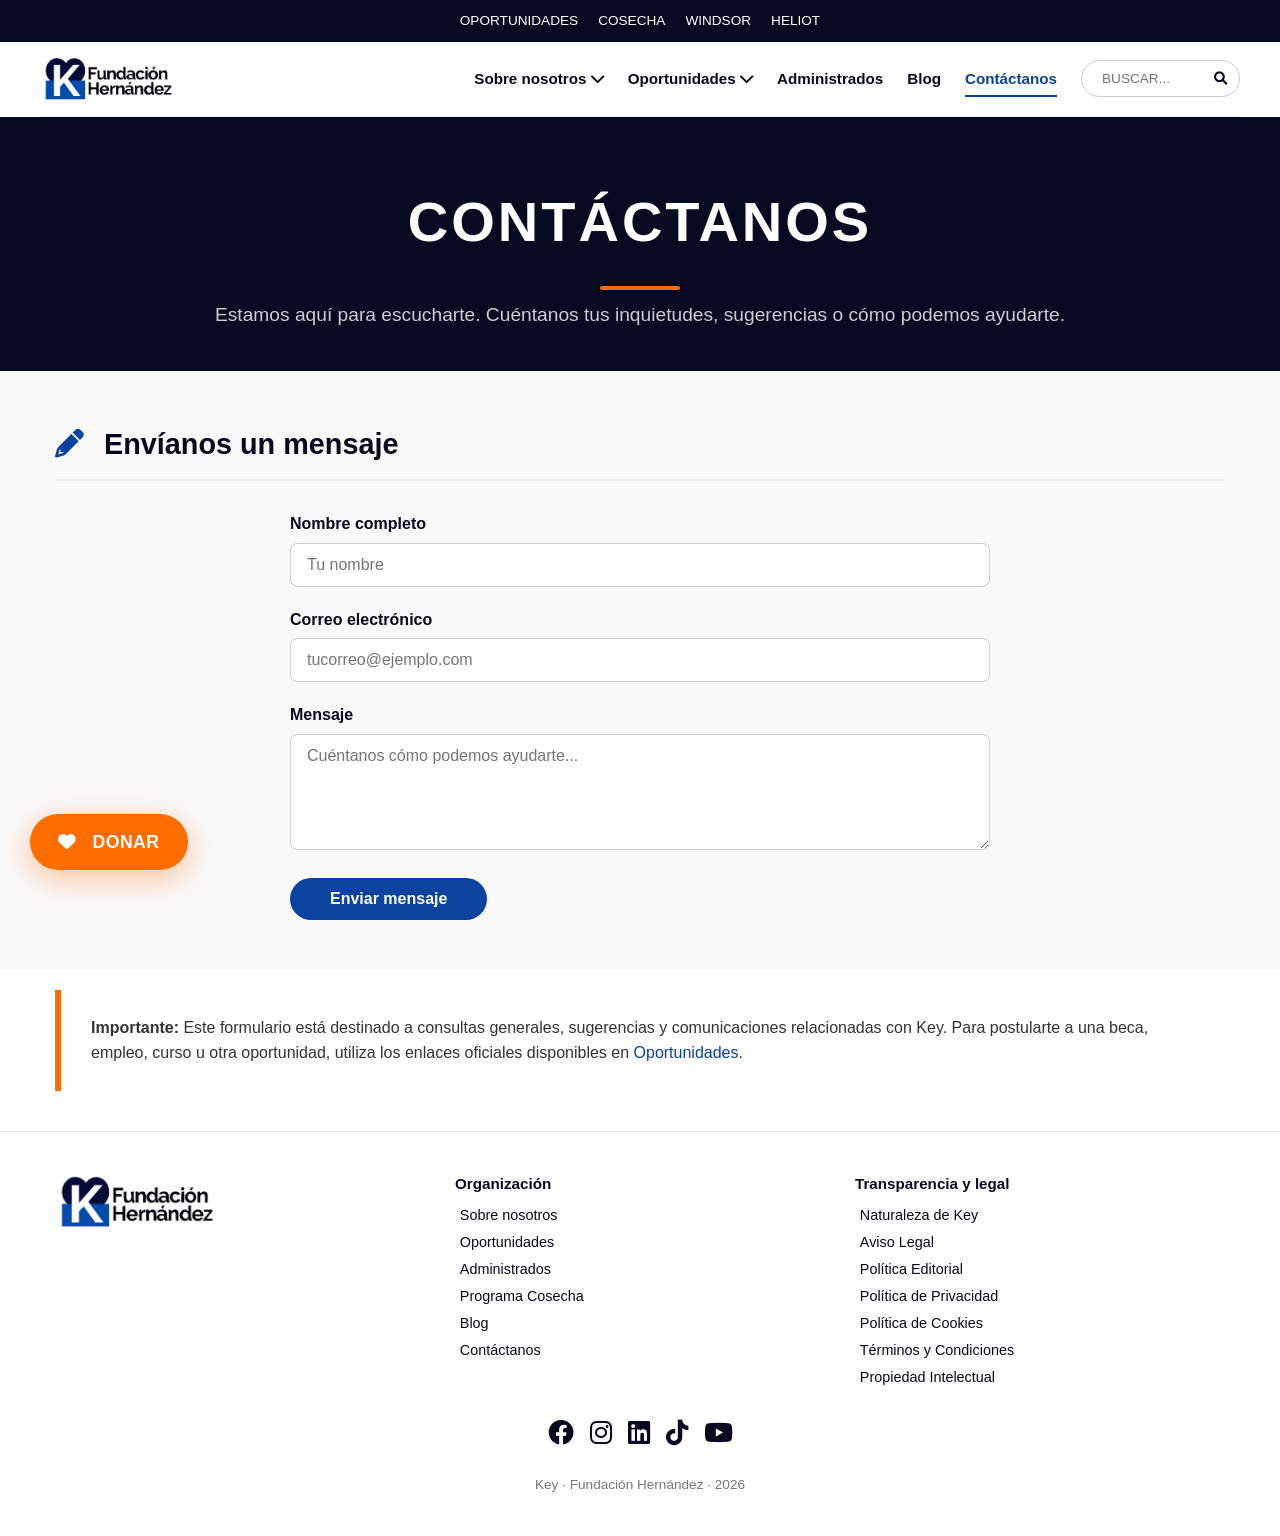
<file: contactanos.html>
<!doctype html>
<html lang="es">
<head>
    <meta charset="UTF-8">
    <meta name="viewport" content="width=device-width, initial-scale=1">
    <title>Contáctanos · Key · Fundación Hernández</title>
    <meta name="description" content="Ponte en contacto con Key · Fundación Hernández. Estamos aquí para escucharte.">
    <link rel="icon" href="./assets/logo-simbolo.png" type="image/png">
    <link rel="stylesheet" href="https://cdnjs.cloudflare.com/ajax/libs/font-awesome/6.0.0-beta3/css/all.min.css">
    <link rel="stylesheet" href="https://cdn.jsdelivr.net/npm/swiper@8/swiper-bundle.min.css">
    <link rel="stylesheet" href="styles.css">
</head>
<body>

<!-- ===== HEADER ===== -->
<header>
    <div class="top-bar">
        <div class="container top-bar-inner">
            <div class="menu-sup">
                <a href="oportunidades.html">OPORTUNIDADES</a>
                <a href="cosecha.html">COSECHA</a>
                <a href="https://windsor-one.github.io/windsor/" target="_blank" rel="noopener noreferrer">WINDSOR</a>
                <a href="https://windsor-one.github.io/Heliot-Media/" target="_blank" rel="noopener noreferrer">HELIOT</a>
            </div>
        </div>
    </div>
    <div class="main-header container">
        <div class="logo">
            <a href="index.html"><img src="./assets/logo-horizontal.png" alt="Key · Fundación Hernández"></a>
        </div>
        <div class="menu-toggle" id="menuToggle"><i class="fas fa-bars"></i></div>
        <nav class="nav-principal" id="mainNav">
            <div class="submenu">
                <a href="sobre-nosotros.html">Sobre nosotros <i class="fas fa-chevron-down"></i></a>
                <div class="submenu-content">
                    <a href="sobre-nosotros.html#trayectoria">Nuestra Trayectoria</a>
                    <a href="sobre-nosotros.html#areas">Áreas de Interés</a>
                    <a href="sobre-nosotros.html#jovenes-key">Jóvenes Key</a>
                    <a href="sobre-nosotros.html#vision">Visión de Futuro</a>
                </div>
            </div>
            <div class="submenu">
                <a href="oportunidades.html">Oportunidades <i class="fas fa-chevron-down"></i></a>
                <div class="submenu-content">
                    <a href="oportunidades.html#empleo">Empleo</a>
                    <a href="oportunidades.html#educacion">Educación y formación</a>
                    <a href="oportunidades.html#becas">Becas y oportunidades</a>
                </div>
            </div>
            <a href="administrados.html">Administrados</a>
            <a href="blog.html">Blog</a>
            <a href="contactanos.html" class="active">Contáctanos</a>
            <div class="search-box">
                <input type="text" placeholder="BUSCAR...">
                <button><i class="fas fa-search"></i></button>
            </div>
        </nav>
    </div>
</header>

<!-- ===== HERO ===== -->
<section class="page-hero">
    <div class="container">
        <h1>CONTÁCTANOS</h1>
        <div class="hero-line"></div>
        <p class="hero-subtitle">Estamos aquí para escucharte. Cuéntanos tus inquietudes, sugerencias o cómo podemos ayudarte.</p>
    </div>
</section>

<!-- ===== FORMULARIO ===== -->
<section class="contacto-formulario">
    <div class="container">
        <h2 class="section-title"><i class="fas fa-pencil-alt" style="margin-right: 12px; color: var(--secondary);"></i> Envíanos un mensaje</h2>

        <form id="formContacto" class="form-contacto" action="https://formsubmit.co/alexhrnndz32@gmail.com" method="POST">
            <input type="hidden" name="_subject" value="Nuevo mensaje desde Key">
            <input type="hidden" name="_captcha" value="true">
            <input type="hidden" name="_template" value="table">

            <div class="form-group">
                <label for="nombre">Nombre completo</label>
                <input type="text" id="nombre" name="nombre" placeholder="Tu nombre" required>
            </div>
            <div class="form-group">
                <label for="correo">Correo electrónico</label>
                <input type="email" id="correo" name="email" placeholder="tucorreo@ejemplo.com" required>
            </div>
            <div class="form-group">
                <label for="mensaje">Mensaje</label>
                <textarea id="mensaje" name="mensaje" rows="5" placeholder="Cuéntanos cómo podemos ayudarte..." required></textarea>
            </div>
            <button type="submit" class="btn-enviar">Enviar mensaje</button>
        </form>
    </div>
</section>

<!-- ===== AVISO ===== -->
<section class="contacto-aviso">
    <div class="container">
        <div class="aviso-block" style="border-left: 6px solid var(--orange); padding: 25px 30px; max-width: 100%; background: #fff; border-radius: 0 8px 8px 0;">
            <p style="margin-bottom: 0; font-size: 1rem; color: #333;">
                <strong>Importante:</strong> Este formulario está destinado a consultas generales, sugerencias y comunicaciones relacionadas con Key. Para postularte a una beca, empleo, curso u otra oportunidad, utiliza los enlaces oficiales disponibles en <a href="oportunidades.html" style="color: var(--secondary);">Oportunidades</a>.
            </p>
        </div>
    </div>
</section>

<!-- ===== FOOTER ===== -->
<footer class="footer">
    <div class="container footer-grid">
        <div class="col-logo">
            <a href="index.html"><img src="./assets/logo-horizontal.png" alt="Key · Fundación Hernández"></a>
        </div>
        <div class="col-enlaces">
            <p><strong>Organización</strong></p>
            <a href="sobre-nosotros.html">Sobre nosotros</a>
            <a href="oportunidades.html">Oportunidades</a>
            <a href="administrados.html">Administrados</a>
            <a href="cosecha.html">Programa Cosecha</a>
            <a href="blog.html">Blog</a>
            <a href="contactanos.html">Contáctanos</a>
        </div>
        <div class="col-enlaces">
            <p><strong>Transparencia y legal</strong></p>
            <a href="legal.html#naturaleza">Naturaleza de Key</a>
            <a href="legal.html#aviso-legal">Aviso Legal</a>
            <a href="legal.html#politica-editorial">Política Editorial</a>
            <a href="legal.html#politica-privacidad">Política de Privacidad</a>
            <a href="legal.html#politica-cookies">Política de Cookies</a>
            <a href="legal.html#terminos-condiciones">Términos y Condiciones</a>
            <a href="legal.html#propiedad-intelectual">Propiedad Intelectual</a>
        </div>
    </div>
    <div class="social">
        <a href="#"><i class="fab fa-facebook"></i></a>
        <a href="#"><i class="fab fa-instagram"></i></a>
        <a href="#"><i class="fab fa-linkedin"></i></a>
        <a href="#"><i class="fab fa-tiktok"></i></a>
        <a href="#"><i class="fab fa-youtube"></i></a>
    </div>
    <div class="copyright">Key · Fundación Hernández · 2026</div>
</footer>

<script src="https://cdn.jsdelivr.net/npm/swiper@8/swiper-bundle.min.js"></script>
<script src="script.js"></script>
</body>
</html>
</file>
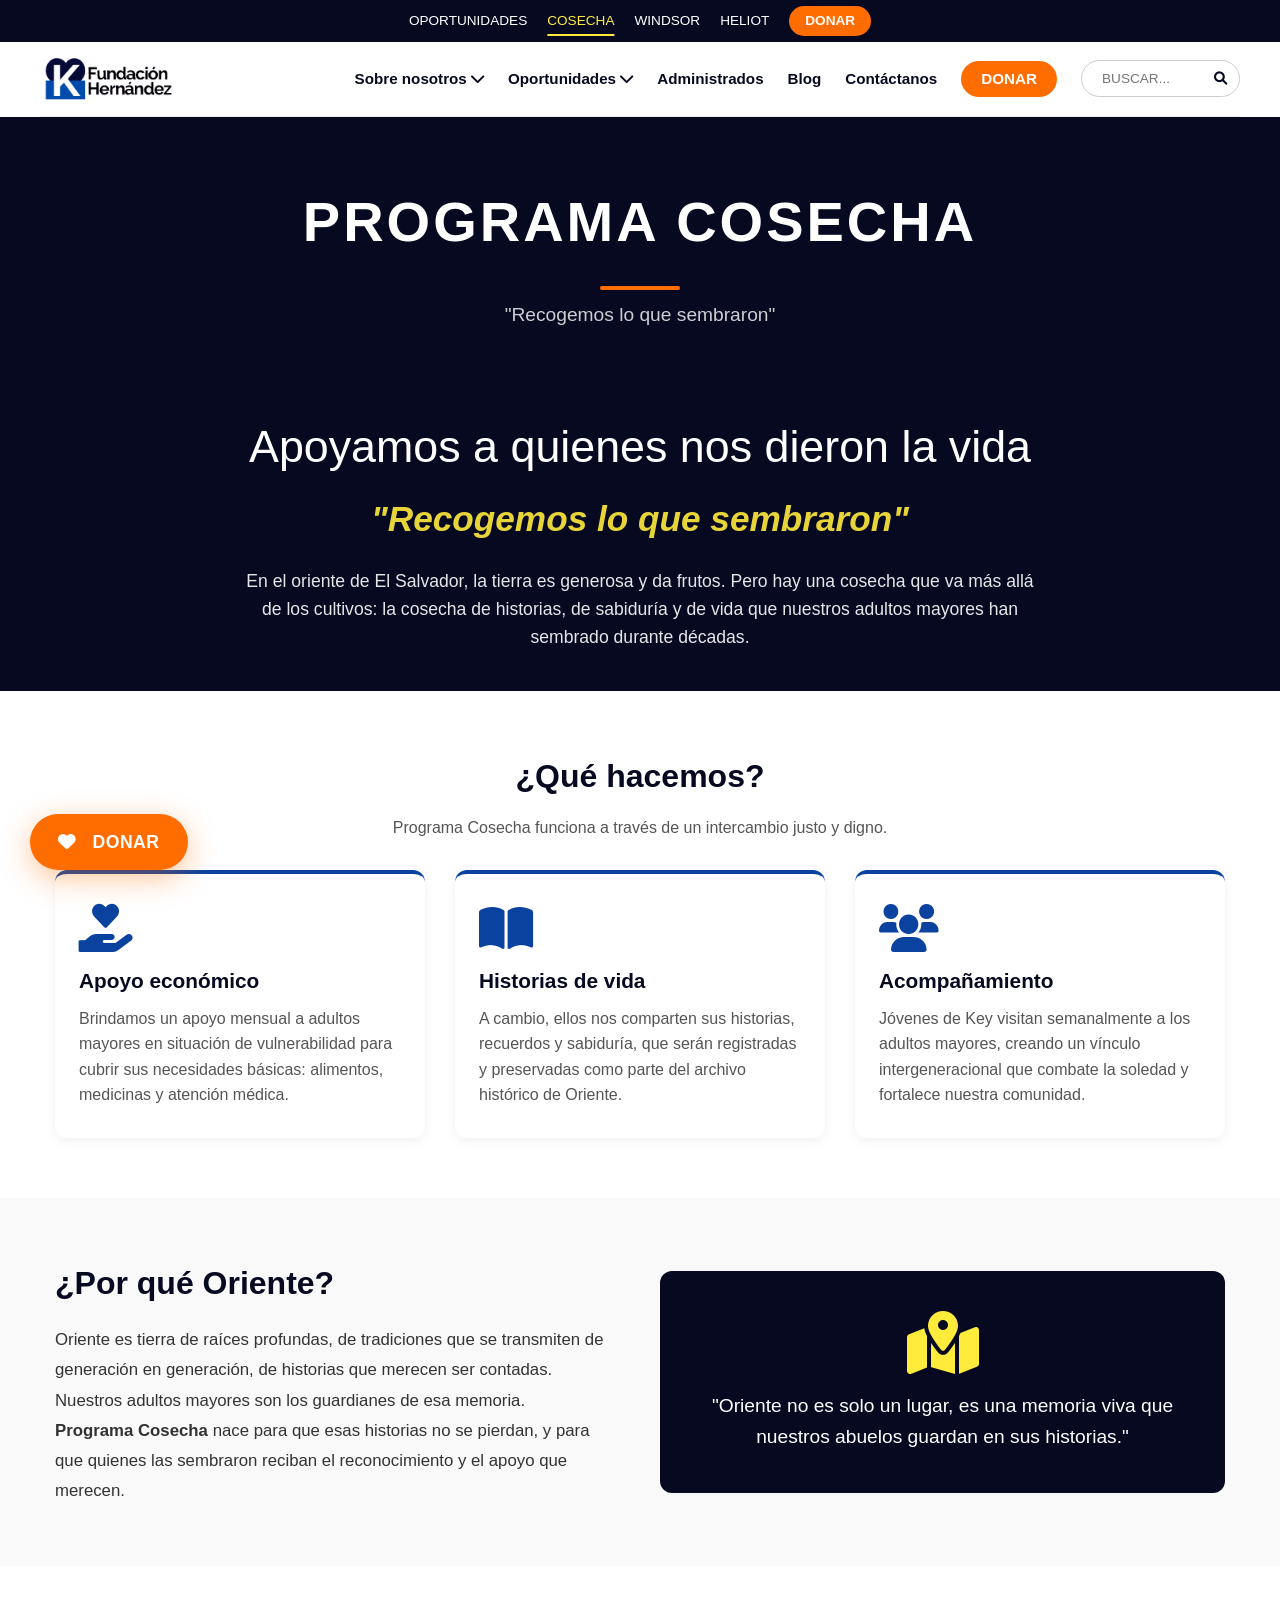
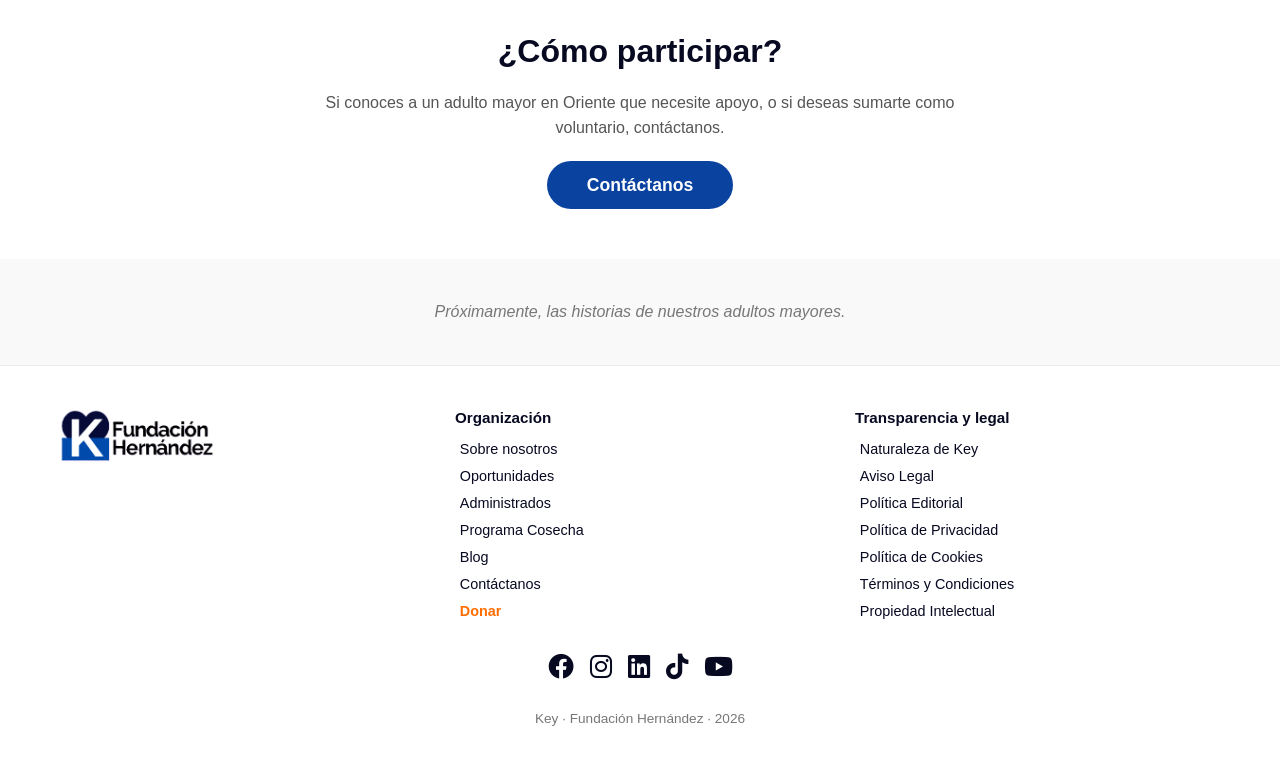
<file: cosecha.html>
<!doctype html>
<html lang="es">
<head>
    <meta charset="UTF-8">
    <meta name="viewport" content="width=device-width, initial-scale=1">
    <title>Programa Cosecha · Key · Fundación Hernández</title>
    <meta name="description" content="Programa Cosecha: apoyamos económicamente a adultos mayores de Oriente a cambio de sus historias. Recogemos lo que sembraron.">
    <link rel="icon" href="./assets/logo-simbolo.png" type="image/png">
    <link rel="stylesheet" href="https://cdnjs.cloudflare.com/ajax/libs/font-awesome/6.0.0-beta3/css/all.min.css">
    <link rel="stylesheet" href="https://cdn.jsdelivr.net/npm/swiper@8/swiper-bundle.min.css">
    <link rel="stylesheet" href="styles.css">
</head>
<body>

<!-- ===== HEADER ===== -->
<header>
    <div class="top-bar">
        <div class="container top-bar-inner">
            <div class="menu-sup">
                <a href="oportunidades.html">OPORTUNIDADES</a>
                <a href="cosecha.html" style="color: var(--yellow);">COSECHA</a>
                <a href="https://windsor-one.github.io/windsor/" target="_blank" rel="noopener noreferrer">WINDSOR</a>
                <a href="https://windsor-one.github.io/Heliot-Media/" target="_blank" rel="noopener noreferrer">HELIOT</a>
                <a href="donar.html" style="background: var(--orange); color: #fff; padding: 4px 16px; border-radius: 30px; font-weight: 700; transition: all 0.3s ease;">DONAR</a>
            </div>
        </div>
    </div>
    <div class="main-header container">
        <div class="logo">
            <a href="index.html"><img src="./assets/logo-horizontal.png" alt="Key · Fundación Hernández"></a>
        </div>
        <div class="menu-toggle" id="menuToggle"><i class="fas fa-bars"></i></div>
        <nav class="nav-principal" id="mainNav">
            <div class="submenu">
                <a href="sobre-nosotros.html">Sobre nosotros <i class="fas fa-chevron-down"></i></a>
                <div class="submenu-content">
                    <a href="sobre-nosotros.html#trayectoria">Nuestra Trayectoria</a>
                    <a href="sobre-nosotros.html#areas">Áreas de Interés</a>
                    <a href="sobre-nosotros.html#jovenes-key">Jóvenes Key</a>
                    <a href="sobre-nosotros.html#vision">Visión de Futuro</a>
                </div>
            </div>
            <div class="submenu">
                <a href="oportunidades.html">Oportunidades <i class="fas fa-chevron-down"></i></a>
                <div class="submenu-content">
                    <a href="oportunidades.html#empleo">Empleo</a>
                    <a href="oportunidades.html#educacion">Educación y formación</a>
                    <a href="oportunidades.html#becas">Becas y oportunidades</a>
                </div>
            </div>
            <a href="administrados.html">Administrados</a>
            <a href="blog.html">Blog</a>
            <a href="contactanos.html">Contáctanos</a>
            <a href="donar.html" style="background: var(--orange); color: #fff; padding: 6px 20px; border-radius: 30px; font-weight: 700; transition: all 0.3s ease;">DONAR</a>
            <div class="search-box">
                <input type="text" placeholder="BUSCAR...">
                <button><i class="fas fa-search"></i></button>
            </div>
        </nav>
    </div>
</header>

<!-- ===== HERO ===== -->
<section class="page-hero">
    <div class="container">
        <h1>PROGRAMA COSECHA</h1>
        <div class="hero-line"></div>
        <p class="hero-subtitle">"Recogemos lo que sembraron"</p>
    </div>
</section>

<!-- ===== DESTACADO ===== -->
<section class="cosecha-destacado">
    <div class="container">
        <h2>Apoyamos a quienes nos dieron la vida</h2>
        <p class="eslogan">"Recogemos lo que sembraron"</p>
        <p style="max-width: 800px; margin: 0 auto; font-size: 1.1rem; line-height: 1.6; opacity: 0.9;">
            En el oriente de El Salvador, la tierra es generosa y da frutos. Pero hay una cosecha que va más allá de los cultivos: la cosecha de historias, de sabiduría y de vida que nuestros adultos mayores han sembrado durante décadas.
        </p>
    </div>
</section>

<!-- ===== QUÉ HACEMOS ===== -->
<section style="padding: 60px 0; background: #fff;">
    <div class="container">
        <h2 style="text-align: center; font-size: 2rem; color: var(--primary); margin-bottom: 12px;">¿Qué hacemos?</h2>
        <p style="text-align: center; max-width: 700px; margin: 0 auto 30px; color: #555;">
            Programa Cosecha funciona a través de un intercambio justo y digno.
        </p>
        <div class="cosecha-grid">
            <div class="cosecha-item">
                <i class="fas fa-hand-holding-heart"></i>
                <h3>Apoyo económico</h3>
                <p>Brindamos un apoyo mensual a adultos mayores en situación de vulnerabilidad para cubrir sus necesidades básicas: alimentos, medicinas y atención médica.</p>
            </div>
            <div class="cosecha-item">
                <i class="fas fa-book-open"></i>
                <h3>Historias de vida</h3>
                <p>A cambio, ellos nos comparten sus historias, recuerdos y sabiduría, que serán registradas y preservadas como parte del archivo histórico de Oriente.</p>
            </div>
            <div class="cosecha-item">
                <i class="fas fa-users"></i>
                <h3>Acompañamiento</h3>
                <p>Jóvenes de Key visitan semanalmente a los adultos mayores, creando un vínculo intergeneracional que combate la soledad y fortalece nuestra comunidad.</p>
            </div>
        </div>
    </div>
</section>

<!-- ===== POR QUÉ ORIENTE ===== -->
<section style="padding: 60px 0; background: #f9f9f9;">
    <div class="container">
        <div style="display: grid; grid-template-columns: 1fr 1fr; gap: 40px; align-items: center;">
            <div>
                <h2 style="font-size: 2rem; color: var(--primary); margin-bottom: 16px;">¿Por qué Oriente?</h2>
                <p style="color: #333; line-height: 1.8; font-size: 1.05rem;">
                    Oriente es tierra de raíces profundas, de tradiciones que se transmiten de generación en generación, de historias que merecen ser contadas. Nuestros adultos mayores son los guardianes de esa memoria.
                </p>
                <p style="color: #333; line-height: 1.8; font-size: 1.05rem;">
                    <strong>Programa Cosecha</strong> nace para que esas historias no se pierdan, y para que quienes las sembraron reciban el reconocimiento y el apoyo que merecen.
                </p>
            </div>
            <div style="background: var(--primary); border-radius: 12px; padding: 40px 30px; color: #fff; text-align: center;">
                <i class="fas fa-map-marked-alt" style="font-size: 4rem; color: var(--yellow); margin-bottom: 16px;"></i>
                <p style="font-size: 1.2rem; font-weight: 300; line-height: 1.6;">
                    "Oriente no es solo un lugar, es una memoria viva que nuestros abuelos guardan en sus historias."
                </p>
            </div>
        </div>
    </div>
</section>

<!-- ===== CÓMO PARTICIPAR ===== -->
<section style="padding: 60px 0; background: #fff;">
    <div class="container">
        <h2 style="text-align: center; font-size: 2rem; color: var(--primary); margin-bottom: 12px;">¿Cómo participar?</h2>
        <p style="text-align: center; max-width: 700px; margin: 0 auto 30px; color: #555;">
            Si conoces a un adulto mayor en Oriente que necesite apoyo, o si deseas sumarte como voluntario, contáctanos.
        </p>
        <div style="text-align: center;">
            <a href="contactanos.html" class="btn" style="background: var(--secondary); color: #fff; padding: 14px 40px; border-radius: 40px; font-weight: 700; font-size: 1.1rem;">Contáctanos</a>
        </div>
    </div>
</section>

<!-- ===== TESTIMONIOS ===== -->
<section style="padding: 40px 0; background: #f9f9f9; text-align: center;">
    <div class="container">
        <p style="color: #777; font-style: italic;">Próximamente, las historias de nuestros adultos mayores.</p>
    </div>
</section>

<!-- ===== FOOTER ===== -->
<footer class="footer">
    <div class="container footer-grid">
        <div class="col-logo">
            <a href="index.html"><img src="./assets/logo-horizontal.png" alt="Key · Fundación Hernández"></a>
        </div>
        <div class="col-enlaces">
            <p><strong>Organización</strong></p>
            <a href="sobre-nosotros.html">Sobre nosotros</a>
            <a href="oportunidades.html">Oportunidades</a>
            <a href="administrados.html">Administrados</a>
            <a href="cosecha.html">Programa Cosecha</a>
            <a href="blog.html">Blog</a>
            <a href="contactanos.html">Contáctanos</a>
            <a href="donar.html" style="font-weight: 700; color: var(--orange);">Donar</a>
        </div>
        <div class="col-enlaces">
            <p><strong>Transparencia y legal</strong></p>
            <a href="legal.html#naturaleza">Naturaleza de Key</a>
            <a href="legal.html#aviso-legal">Aviso Legal</a>
            <a href="legal.html#politica-editorial">Política Editorial</a>
            <a href="legal.html#politica-privacidad">Política de Privacidad</a>
            <a href="legal.html#politica-cookies">Política de Cookies</a>
            <a href="legal.html#terminos-condiciones">Términos y Condiciones</a>
            <a href="legal.html#propiedad-intelectual">Propiedad Intelectual</a>
        </div>
    </div>
    <div class="social">
        <a href="#"><i class="fab fa-facebook"></i></a>
        <a href="#"><i class="fab fa-instagram"></i></a>
        <a href="#"><i class="fab fa-linkedin"></i></a>
        <a href="#"><i class="fab fa-tiktok"></i></a>
        <a href="#"><i class="fab fa-youtube"></i></a>
    </div>
    <div class="copyright">Key · Fundación Hernández · 2026</div>
</footer>

<script src="https://cdn.jsdelivr.net/npm/swiper@8/swiper-bundle.min.js"></script>
<script src="script.js"></script>
</body>
</html>
</file>
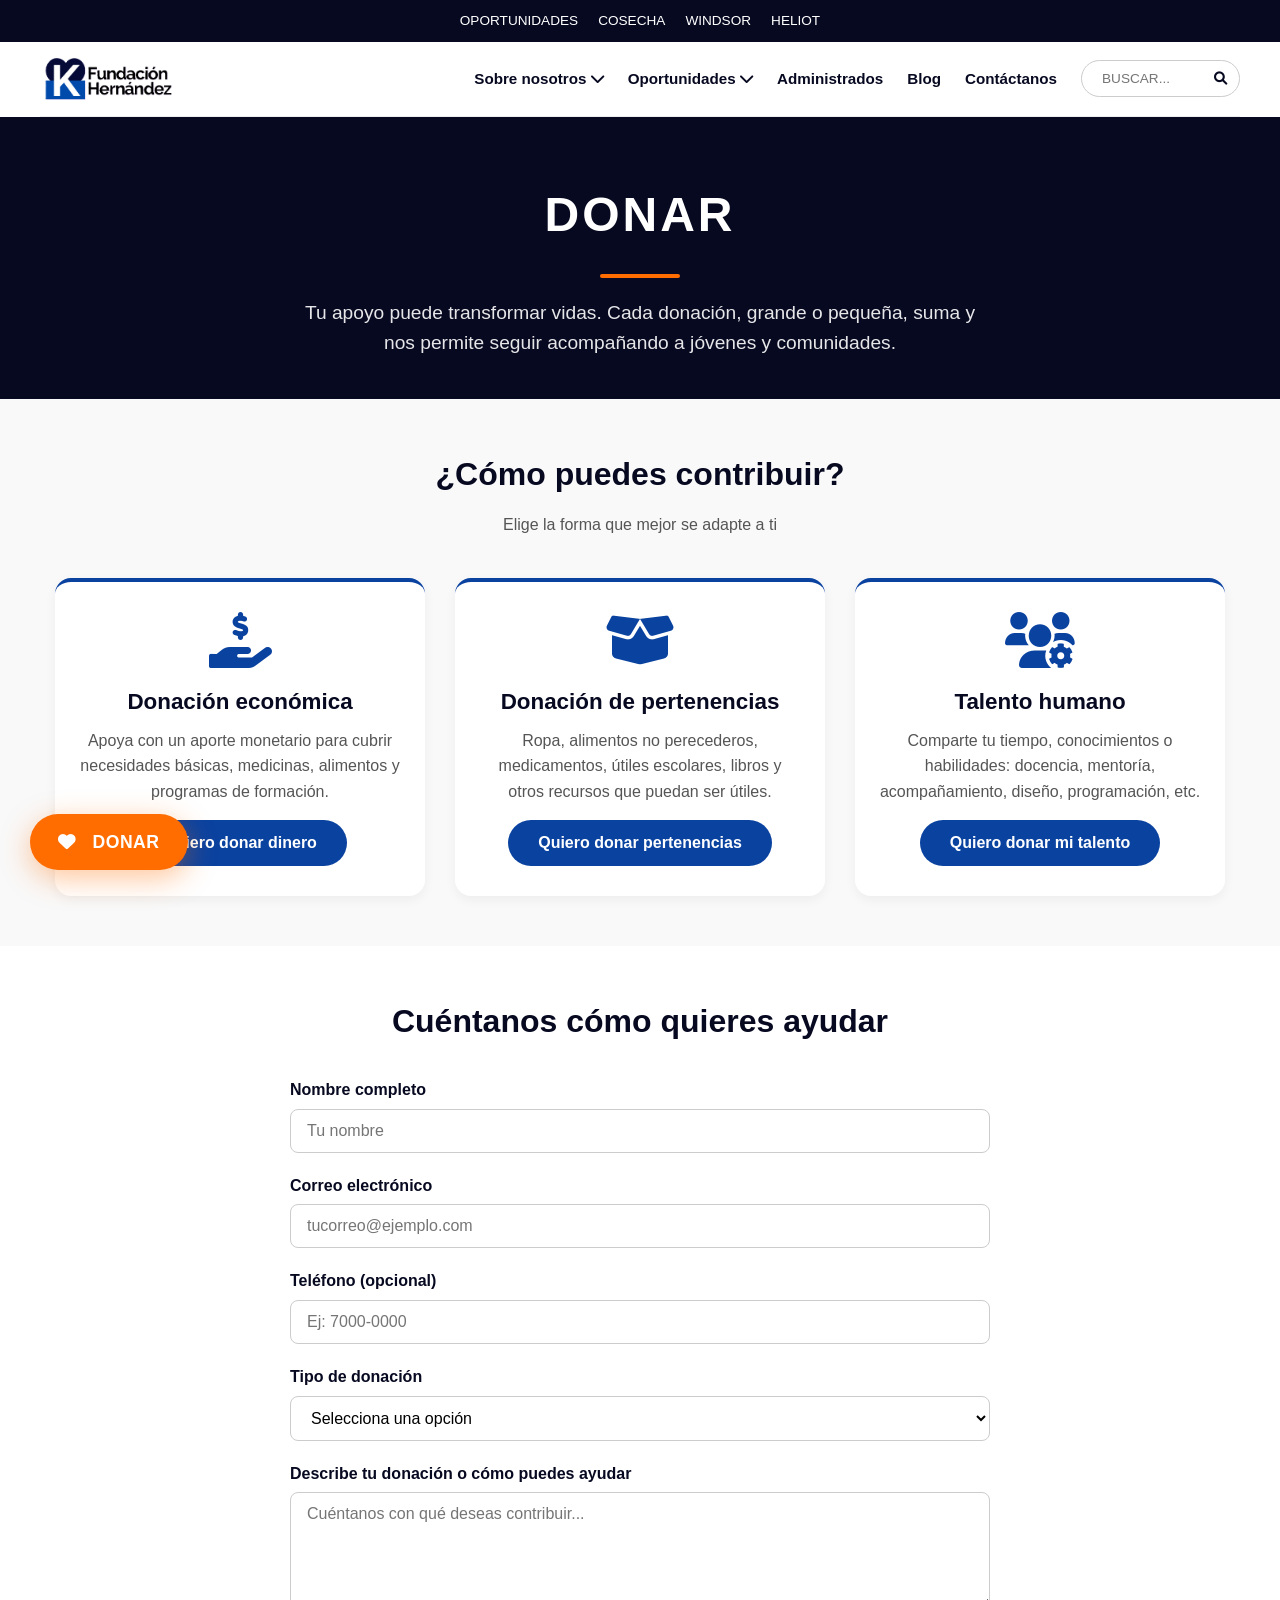
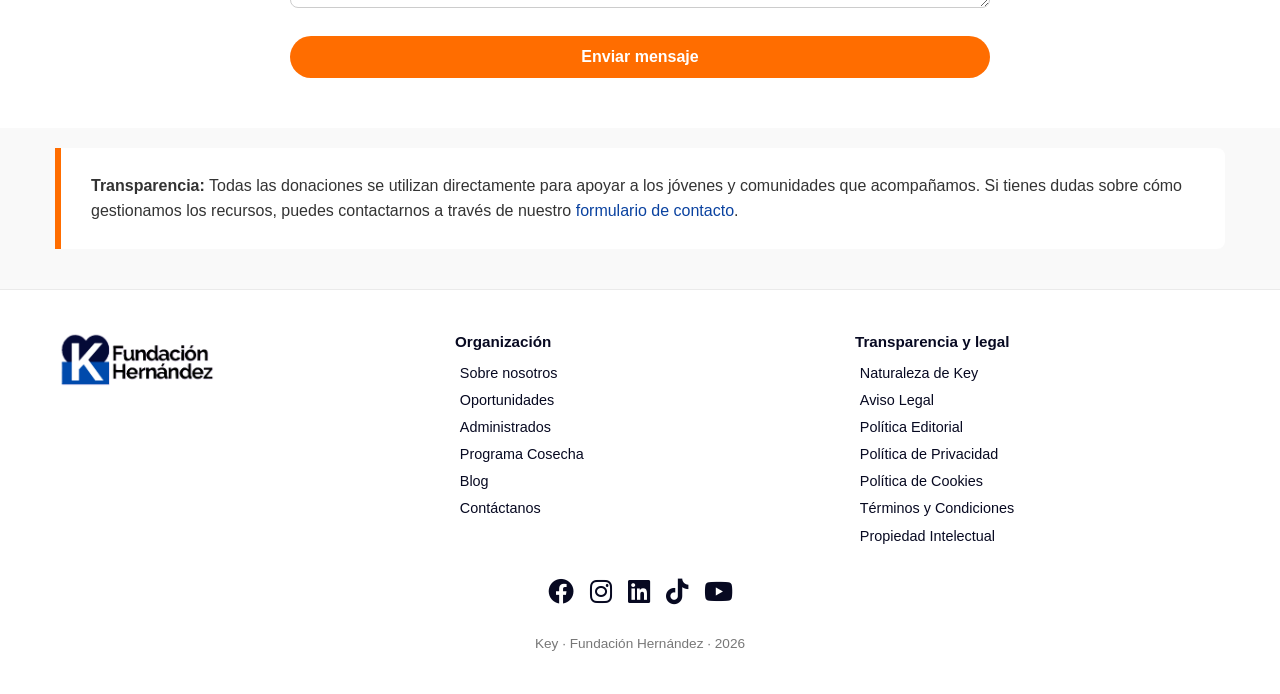
<file: donar.html>
<!doctype html>
<html lang="es">
<head>
    <meta charset="UTF-8">
    <meta name="viewport" content="width=device-width, initial-scale=1">
    <title>Donar · Key · Fundación Hernández</title>
    <meta name="description" content="Contribuye con Key · Fundación Hernández. Dona dinero, pertenencias o tu talento.">
    <link rel="icon" href="./assets/logo-simbolo.png" type="image/png">
    <link rel="stylesheet" href="https://cdnjs.cloudflare.com/ajax/libs/font-awesome/6.0.0-beta3/css/all.min.css">
    <link rel="stylesheet" href="https://cdn.jsdelivr.net/npm/swiper@8/swiper-bundle.min.css">
    <link rel="stylesheet" href="styles.css">
</head>
<body>

<!-- ===== HEADER ===== -->
<header>
    <div class="top-bar">
        <div class="container top-bar-inner">
            <div class="menu-sup">
                <a href="oportunidades.html">OPORTUNIDADES</a>
                <a href="cosecha.html">COSECHA</a>
                <a href="https://windsor-one.github.io/windsor/" target="_blank" rel="noopener noreferrer">WINDSOR</a>
                <a href="https://windsor-one.github.io/Heliot-Media/" target="_blank" rel="noopener noreferrer">HELIOT</a>
            </div>
        </div>
    </div>
    <div class="main-header container">
        <div class="logo">
            <a href="index.html"><img src="./assets/logo-horizontal.png" alt="Key · Fundación Hernández"></a>
        </div>
        <div class="menu-toggle" id="menuToggle"><i class="fas fa-bars"></i></div>
        <nav class="nav-principal" id="mainNav">
            <div class="submenu">
                <a href="sobre-nosotros.html">Sobre nosotros <i class="fas fa-chevron-down"></i></a>
                <div class="submenu-content">
                    <a href="sobre-nosotros.html#trayectoria">Nuestra Trayectoria</a>
                    <a href="sobre-nosotros.html#areas">Áreas de Interés</a>
                    <a href="sobre-nosotros.html#jovenes-key">Jóvenes Key</a>
                    <a href="sobre-nosotros.html#vision">Visión de Futuro</a>
                </div>
            </div>
            <div class="submenu">
                <a href="oportunidades.html">Oportunidades <i class="fas fa-chevron-down"></i></a>
                <div class="submenu-content">
                    <a href="oportunidades.html#empleo">Empleo</a>
                    <a href="oportunidades.html#educacion">Educación y formación</a>
                    <a href="oportunidades.html#becas">Becas y oportunidades</a>
                </div>
            </div>
            <a href="administrados.html">Administrados</a>
            <a href="blog.html">Blog</a>
            <a href="contactanos.html">Contáctanos</a>
            <div class="search-box">
                <input type="text" placeholder="BUSCAR...">
                <button><i class="fas fa-search"></i></button>
            </div>
        </nav>
    </div>
</header>

<!-- ===== HERO ===== -->
<section class="donar-hero">
    <div class="container">
        <h1>DONAR</h1>
        <div class="hero-line"></div>
        <p>Tu apoyo puede transformar vidas. Cada donación, grande o pequeña, suma y nos permite seguir acompañando a jóvenes y comunidades.</p>
    </div>
</section>

<!-- ===== OPCIONES ===== -->
<section class="donar-opciones">
    <div class="container">
        <h2>¿Cómo puedes contribuir?</h2>
        <p class="sub">Elige la forma que mejor se adapte a ti</p>
        <div class="donar-grid">
            <div class="donar-card">
                <i class="fas fa-hand-holding-usd"></i>
                <h3>Donación económica</h3>
                <p>Apoya con un aporte monetario para cubrir necesidades básicas, medicinas, alimentos y programas de formación.</p>
                <a href="#formulario" class="btn-donar">Quiero donar dinero</a>
            </div>
            <div class="donar-card">
                <i class="fas fa-box-open"></i>
                <h3>Donación de pertenencias</h3>
                <p>Ropa, alimentos no perecederos, medicamentos, útiles escolares, libros y otros recursos que puedan ser útiles.</p>
                <a href="#formulario" class="btn-donar">Quiero donar pertenencias</a>
            </div>
            <div class="donar-card">
                <i class="fas fa-users-cog"></i>
                <h3>Talento humano</h3>
                <p>Comparte tu tiempo, conocimientos o habilidades: docencia, mentoría, acompañamiento, diseño, programación, etc.</p>
                <a href="#formulario" class="btn-donar">Quiero donar mi talento</a>
            </div>
        </div>
    </div>
</section>

<!-- ===== FORMULARIO ===== -->
<section class="donar-formulario" id="formulario">
    <div class="container">
        <h2>Cuéntanos cómo quieres ayudar</h2>
        <form class="form-donar" action="https://formsubmit.co/alexhrnndz32@gmail.com" method="POST">
            <input type="hidden" name="_subject" value="Nueva donación desde Key">
            <input type="hidden" name="_captcha" value="true">
            <input type="hidden" name="_template" value="table">

            <div class="form-group">
                <label for="nombre">Nombre completo</label>
                <input type="text" id="nombre" name="nombre" placeholder="Tu nombre" required>
            </div>
            <div class="form-group">
                <label for="correo">Correo electrónico</label>
                <input type="email" id="correo" name="email" placeholder="tucorreo@ejemplo.com" required>
            </div>
            <div class="form-group">
                <label for="telefono">Teléfono (opcional)</label>
                <input type="tel" id="telefono" name="telefono" placeholder="Ej: 7000-0000">
            </div>
            <div class="form-group">
                <label for="tipo-donacion">Tipo de donación</label>
                <select id="tipo-donacion" name="tipo_donacion" required>
                    <option value="">Selecciona una opción</option>
                    <option value="economica">Donación económica</option>
                    <option value="pertenencias">Donación de pertenencias</option>
                    <option value="talento">Talento humano</option>
                    <option value="otro">Otro</option>
                </select>
            </div>
            <div class="form-group">
                <label for="mensaje">Describe tu donación o cómo puedes ayudar</label>
                <textarea id="mensaje" name="mensaje" rows="5" placeholder="Cuéntanos con qué deseas contribuir..." required></textarea>
            </div>
            <button type="submit" class="btn-enviar">Enviar mensaje</button>
        </form>
    </div>
</section>

<!-- ===== AVISO ===== -->
<section class="donar-aviso">
    <div class="container">
        <div class="aviso-block">
            <p style="margin-bottom: 0; font-size: 1rem; color: #333;">
                <strong>Transparencia:</strong> Todas las donaciones se utilizan directamente para apoyar a los jóvenes y comunidades que acompañamos. Si tienes dudas sobre cómo gestionamos los recursos, puedes contactarnos a través de nuestro <a href="contactanos.html" style="color: var(--secondary);">formulario de contacto</a>.
            </p>
        </div>
    </div>
</section>

<!-- ===== FOOTER ===== -->
<footer class="footer">
    <div class="container footer-grid">
        <div class="col-logo">
            <a href="index.html"><img src="./assets/logo-horizontal.png" alt="Key · Fundación Hernández"></a>
        </div>
        <div class="col-enlaces">
            <p><strong>Organización</strong></p>
            <a href="sobre-nosotros.html">Sobre nosotros</a>
            <a href="oportunidades.html">Oportunidades</a>
            <a href="administrados.html">Administrados</a>
            <a href="cosecha.html">Programa Cosecha</a>
            <a href="blog.html">Blog</a>
            <a href="contactanos.html">Contáctanos</a>
        </div>
        <div class="col-enlaces">
            <p><strong>Transparencia y legal</strong></p>
            <a href="legal.html#naturaleza">Naturaleza de Key</a>
            <a href="legal.html#aviso-legal">Aviso Legal</a>
            <a href="legal.html#politica-editorial">Política Editorial</a>
            <a href="legal.html#politica-privacidad">Política de Privacidad</a>
            <a href="legal.html#politica-cookies">Política de Cookies</a>
            <a href="legal.html#terminos-condiciones">Términos y Condiciones</a>
            <a href="legal.html#propiedad-intelectual">Propiedad Intelectual</a>
        </div>
    </div>
    <div class="social">
        <a href="#"><i class="fab fa-facebook"></i></a>
        <a href="#"><i class="fab fa-instagram"></i></a>
        <a href="#"><i class="fab fa-linkedin"></i></a>
        <a href="#"><i class="fab fa-tiktok"></i></a>
        <a href="#"><i class="fab fa-youtube"></i></a>
    </div>
    <div class="copyright">Key · Fundación Hernández · 2026</div>
</footer>

<script src="https://cdn.jsdelivr.net/npm/swiper@8/swiper-bundle.min.js"></script>
<script src="script.js"></script>
</body>
</html>
</file>
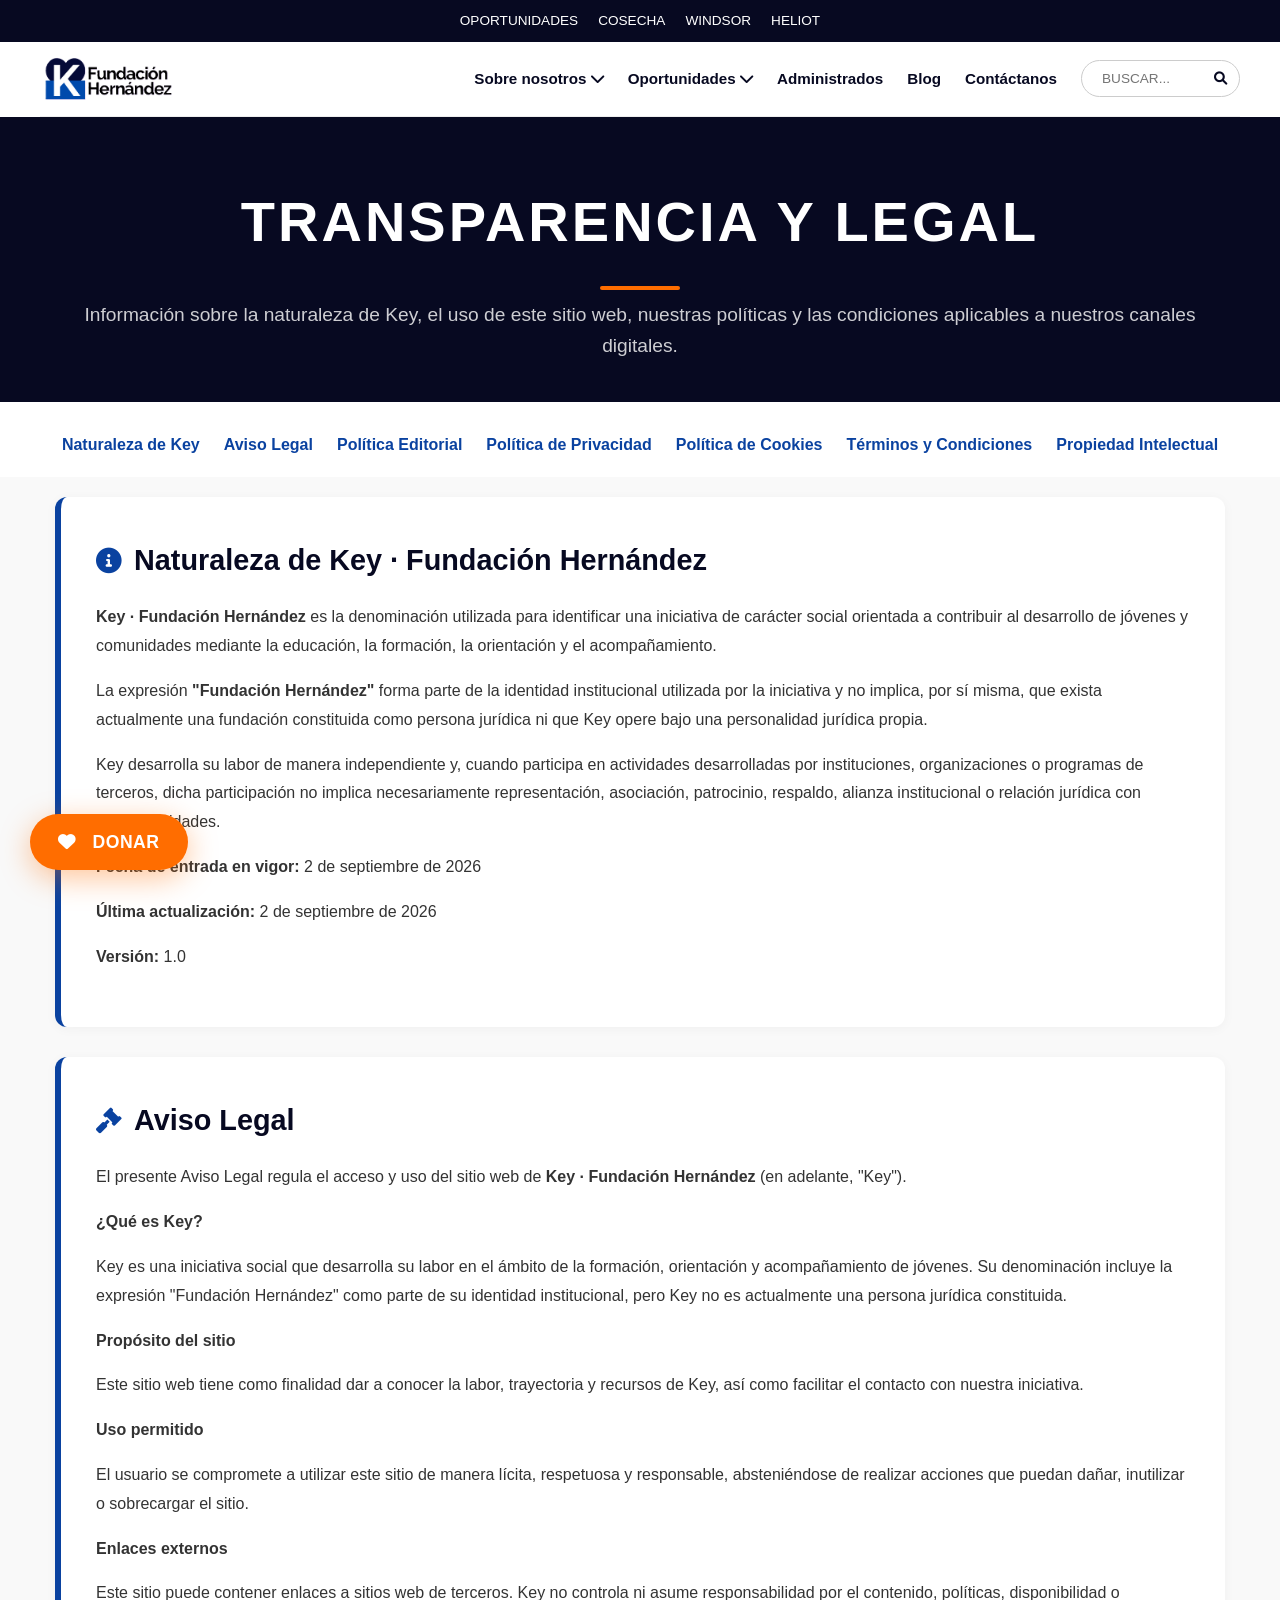
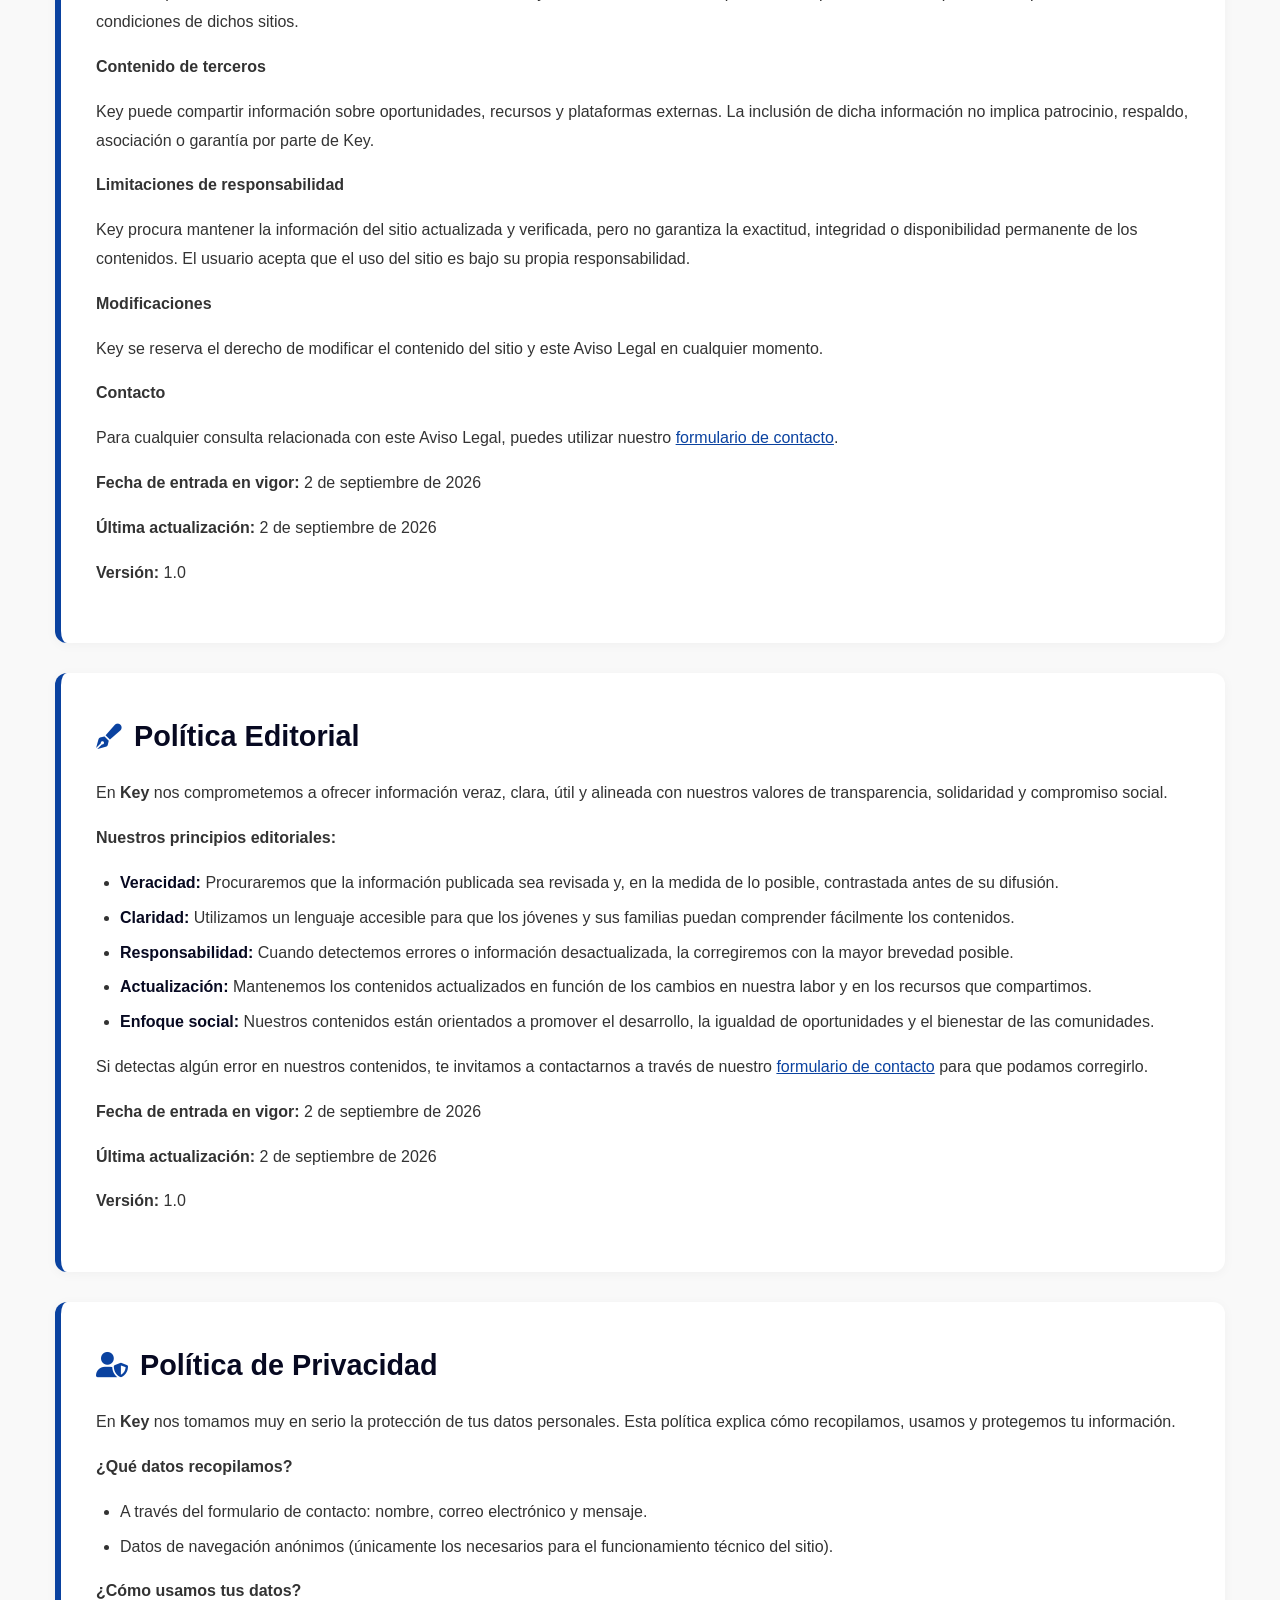
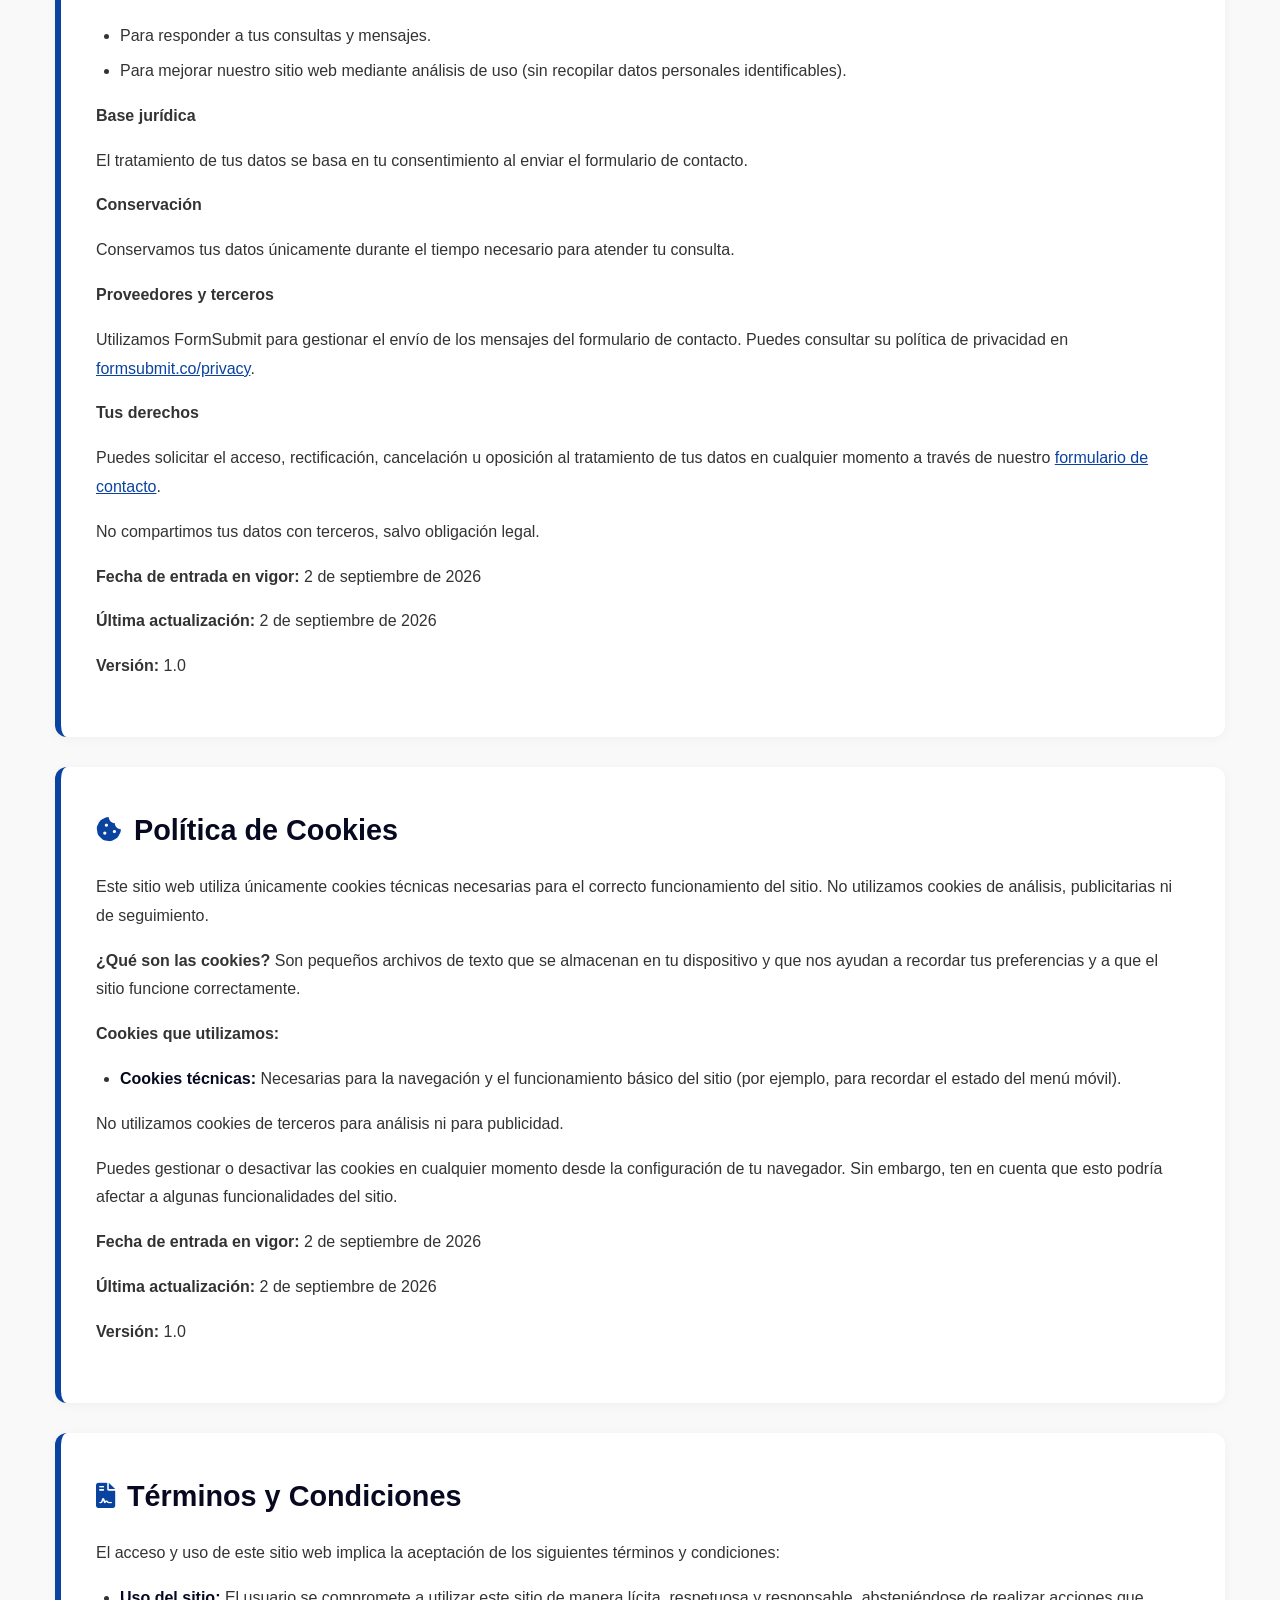
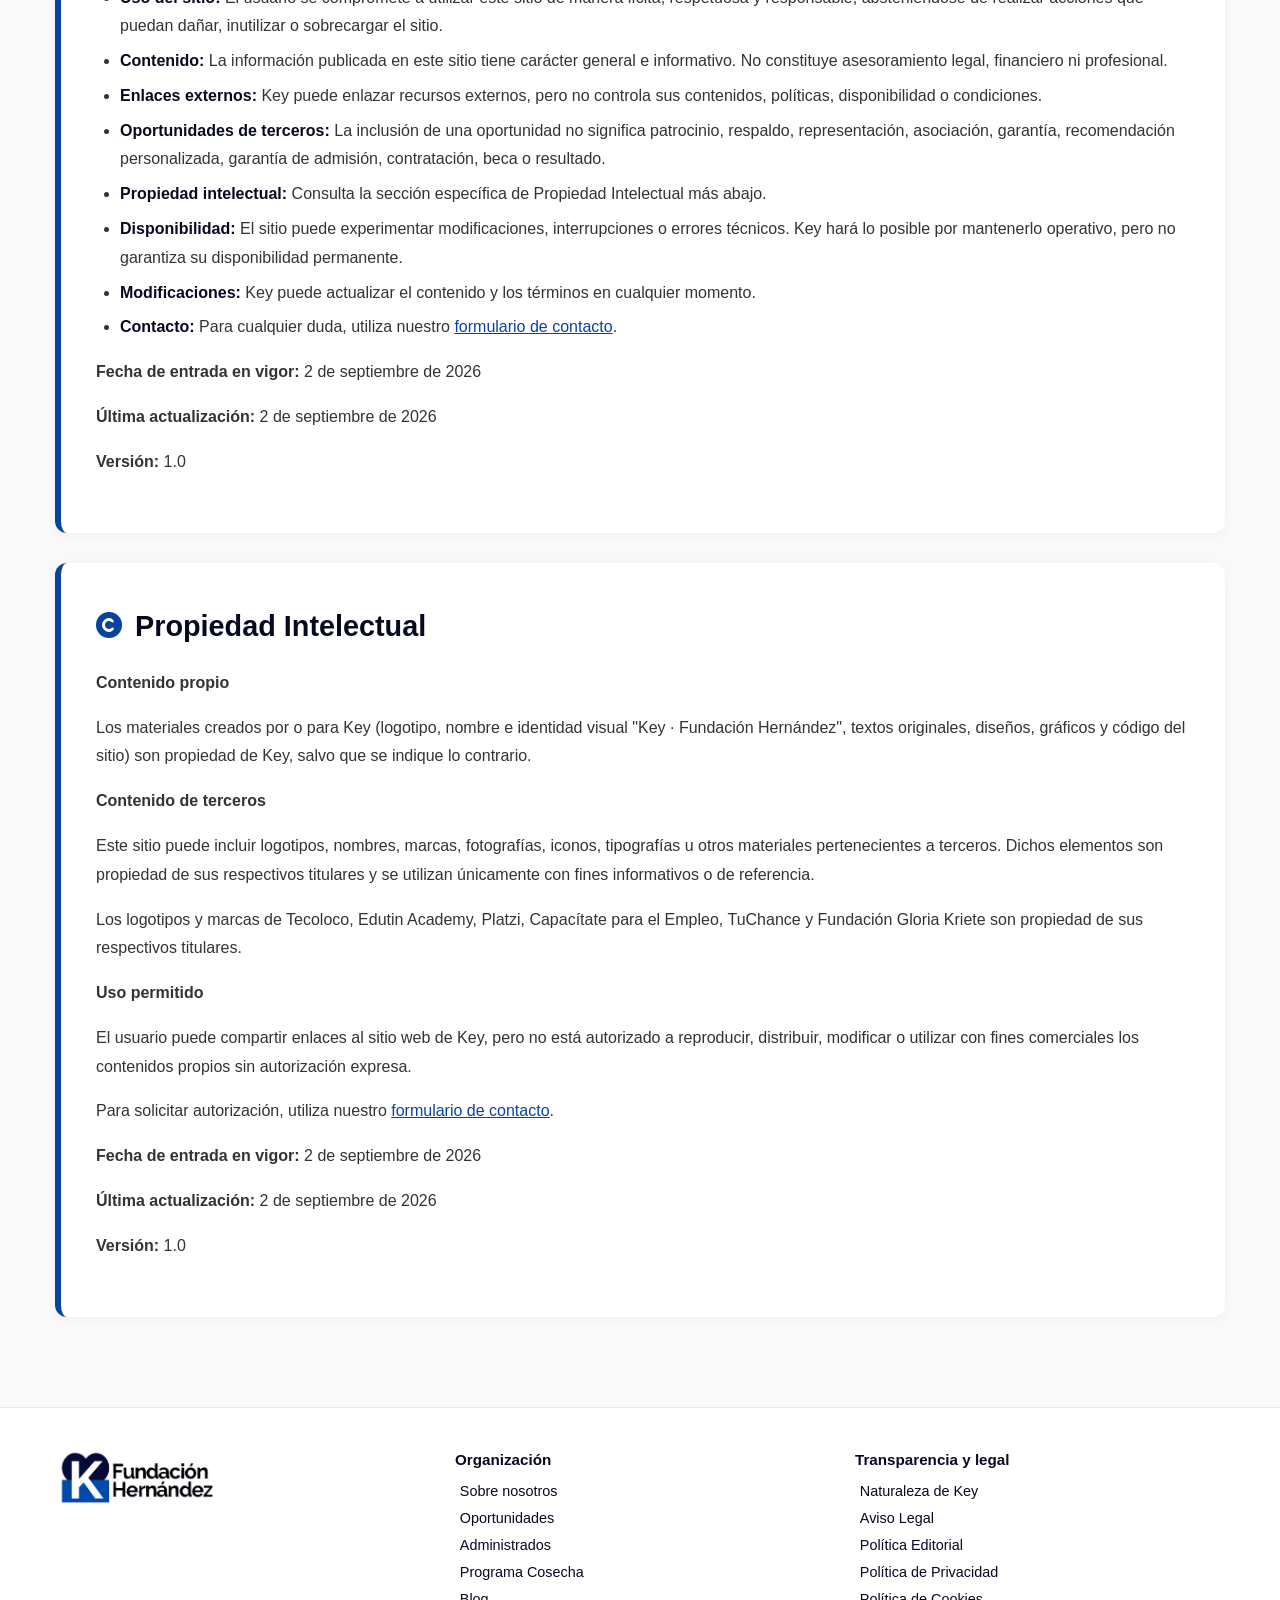
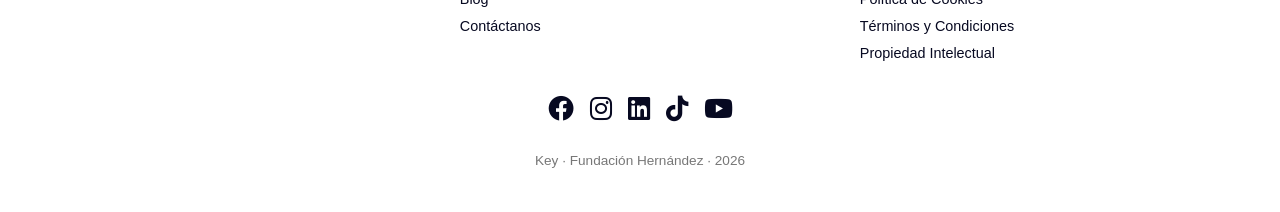
<file: legal.html>
<!doctype html>
<html lang="es">
<head>
    <meta charset="UTF-8">
    <meta name="viewport" content="width=device-width, initial-scale=1">
    <title>Transparencia y legal | Key · Fundación Hernández</title>
    <meta name="description" content="Consulta la información institucional, políticas, condiciones de uso y principios de transparencia de Key · Fundación Hernández.">
    <link rel="icon" href="./assets/logo-simbolo.png" type="image/png">
    <link rel="stylesheet" href="https://cdnjs.cloudflare.com/ajax/libs/font-awesome/6.0.0-beta3/css/all.min.css">
    <link rel="stylesheet" href="https://cdn.jsdelivr.net/npm/swiper@8/swiper-bundle.min.css">
    <link rel="stylesheet" href="styles.css">
</head>
<body>

<!-- ===== HEADER ===== -->
<header>
    <div class="top-bar">
        <div class="container top-bar-inner">
            <div class="menu-sup">
                <a href="oportunidades.html">OPORTUNIDADES</a>
                <a href="cosecha.html">COSECHA</a>
                <a href="https://windsor-one.github.io/windsor/" target="_blank" rel="noopener noreferrer">WINDSOR</a>
                <a href="https://windsor-one.github.io/Heliot-Media/" target="_blank" rel="noopener noreferrer">HELIOT</a>
            </div>
        </div>
    </div>
    <div class="main-header container">
        <div class="logo">
            <a href="index.html"><img src="./assets/logo-horizontal.png" alt="Key · Fundación Hernández"></a>
        </div>
        <div class="menu-toggle" id="menuToggle"><i class="fas fa-bars"></i></div>
        <nav class="nav-principal" id="mainNav">
            <div class="submenu">
                <a href="sobre-nosotros.html">Sobre nosotros <i class="fas fa-chevron-down"></i></a>
                <div class="submenu-content">
                    <a href="sobre-nosotros.html#trayectoria">Nuestra Trayectoria</a>
                    <a href="sobre-nosotros.html#areas">Áreas de Interés</a>
                    <a href="sobre-nosotros.html#jovenes-key">Jóvenes Key</a>
                    <a href="sobre-nosotros.html#vision">Visión de Futuro</a>
                </div>
            </div>
            <div class="submenu">
                <a href="oportunidades.html">Oportunidades <i class="fas fa-chevron-down"></i></a>
                <div class="submenu-content">
                    <a href="oportunidades.html#empleo">Empleo</a>
                    <a href="oportunidades.html#educacion">Educación y formación</a>
                    <a href="oportunidades.html#becas">Becas y oportunidades</a>
                </div>
            </div>
            <a href="administrados.html">Administrados</a>
            <a href="blog.html">Blog</a>
            <a href="contactanos.html">Contáctanos</a>
            <div class="search-box">
                <input type="text" placeholder="BUSCAR...">
                <button><i class="fas fa-search"></i></button>
            </div>
        </nav>
    </div>
</header>

<!-- ===== HERO ===== -->
<section class="page-hero">
    <div class="container">
        <h1>TRANSPARENCIA Y LEGAL</h1>
        <div class="hero-line"></div>
        <p class="hero-subtitle">Información sobre la naturaleza de Key, el uso de este sitio web, nuestras políticas y las condiciones aplicables a nuestros canales digitales.</p>
    </div>
</section>

<!-- ===== ÍNDICE ===== -->
<section class="legal-indice">
    <div class="container">
        <ul class="indice-list">
            <li><a href="#naturaleza">Naturaleza de Key</a></li>
            <li><a href="#aviso-legal">Aviso Legal</a></li>
            <li><a href="#politica-editorial">Política Editorial</a></li>
            <li><a href="#politica-privacidad">Política de Privacidad</a></li>
            <li><a href="#politica-cookies">Política de Cookies</a></li>
            <li><a href="#terminos-condiciones">Términos y Condiciones</a></li>
            <li><a href="#propiedad-intelectual">Propiedad Intelectual</a></li>
        </ul>
    </div>
</section>

<!-- ===== SECCIONES ===== -->
<section class="legal-secciones">
    <div class="container">

        <!-- Naturaleza de Key -->
        <div id="naturaleza" class="legal-block">
            <h2><i class="fas fa-info-circle"></i> Naturaleza de Key · Fundación Hernández</h2>
            <p><strong>Key · Fundación Hernández</strong> es la denominación utilizada para identificar una iniciativa de carácter social orientada a contribuir al desarrollo de jóvenes y comunidades mediante la educación, la formación, la orientación y el acompañamiento.</p>
            <p>La expresión <strong>"Fundación Hernández"</strong> forma parte de la identidad institucional utilizada por la iniciativa y no implica, por sí misma, que exista actualmente una fundación constituida como persona jurídica ni que Key opere bajo una personalidad jurídica propia.</p>
            <p>Key desarrolla su labor de manera independiente y, cuando participa en actividades desarrolladas por instituciones, organizaciones o programas de terceros, dicha participación no implica necesariamente representación, asociación, patrocinio, respaldo, alianza institucional o relación jurídica con dichas entidades.</p>
            <p><strong>Fecha de entrada en vigor:</strong> 2 de septiembre de 2026</p>
            <p><strong>Última actualización:</strong> 2 de septiembre de 2026</p>
            <p><strong>Versión:</strong> 1.0</p>
        </div>

        <!-- Aviso Legal -->
        <div id="aviso-legal" class="legal-block">
            <h2><i class="fas fa-gavel"></i> Aviso Legal</h2>
            <p>El presente Aviso Legal regula el acceso y uso del sitio web de <strong>Key · Fundación Hernández</strong> (en adelante, "Key").</p>
            <p><strong>¿Qué es Key?</strong></p>
            <p>Key es una iniciativa social que desarrolla su labor en el ámbito de la formación, orientación y acompañamiento de jóvenes. Su denominación incluye la expresión "Fundación Hernández" como parte de su identidad institucional, pero Key no es actualmente una persona jurídica constituida.</p>
            <p><strong>Propósito del sitio</strong></p>
            <p>Este sitio web tiene como finalidad dar a conocer la labor, trayectoria y recursos de Key, así como facilitar el contacto con nuestra iniciativa.</p>
            <p><strong>Uso permitido</strong></p>
            <p>El usuario se compromete a utilizar este sitio de manera lícita, respetuosa y responsable, absteniéndose de realizar acciones que puedan dañar, inutilizar o sobrecargar el sitio.</p>
            <p><strong>Enlaces externos</strong></p>
            <p>Este sitio puede contener enlaces a sitios web de terceros. Key no controla ni asume responsabilidad por el contenido, políticas, disponibilidad o condiciones de dichos sitios.</p>
            <p><strong>Contenido de terceros</strong></p>
            <p>Key puede compartir información sobre oportunidades, recursos y plataformas externas. La inclusión de dicha información no implica patrocinio, respaldo, asociación o garantía por parte de Key.</p>
            <p><strong>Limitaciones de responsabilidad</strong></p>
            <p>Key procura mantener la información del sitio actualizada y verificada, pero no garantiza la exactitud, integridad o disponibilidad permanente de los contenidos. El usuario acepta que el uso del sitio es bajo su propia responsabilidad.</p>
            <p><strong>Modificaciones</strong></p>
            <p>Key se reserva el derecho de modificar el contenido del sitio y este Aviso Legal en cualquier momento.</p>
            <p><strong>Contacto</strong></p>
            <p>Para cualquier consulta relacionada con este Aviso Legal, puedes utilizar nuestro <a href="contactanos.html" style="color: var(--secondary);">formulario de contacto</a>.</p>
            <p><strong>Fecha de entrada en vigor:</strong> 2 de septiembre de 2026</p>
            <p><strong>Última actualización:</strong> 2 de septiembre de 2026</p>
            <p><strong>Versión:</strong> 1.0</p>
        </div>

        <!-- Política Editorial -->
        <div id="politica-editorial" class="legal-block">
            <h2><i class="fas fa-pen-fancy"></i> Política Editorial</h2>
            <p>En <strong>Key</strong> nos comprometemos a ofrecer información veraz, clara, útil y alineada con nuestros valores de transparencia, solidaridad y compromiso social.</p>
            <p><strong>Nuestros principios editoriales:</strong></p>
            <ul>
                <li><strong>Veracidad:</strong> Procuraremos que la información publicada sea revisada y, en la medida de lo posible, contrastada antes de su difusión.</li>
                <li><strong>Claridad:</strong> Utilizamos un lenguaje accesible para que los jóvenes y sus familias puedan comprender fácilmente los contenidos.</li>
                <li><strong>Responsabilidad:</strong> Cuando detectemos errores o información desactualizada, la corregiremos con la mayor brevedad posible.</li>
                <li><strong>Actualización:</strong> Mantenemos los contenidos actualizados en función de los cambios en nuestra labor y en los recursos que compartimos.</li>
                <li><strong>Enfoque social:</strong> Nuestros contenidos están orientados a promover el desarrollo, la igualdad de oportunidades y el bienestar de las comunidades.</li>
            </ul>
            <p>Si detectas algún error en nuestros contenidos, te invitamos a contactarnos a través de nuestro <a href="contactanos.html" style="color: var(--secondary);">formulario de contacto</a> para que podamos corregirlo.</p>
            <p><strong>Fecha de entrada en vigor:</strong> 2 de septiembre de 2026</p>
            <p><strong>Última actualización:</strong> 2 de septiembre de 2026</p>
            <p><strong>Versión:</strong> 1.0</p>
        </div>

        <!-- Política de Privacidad -->
        <div id="politica-privacidad" class="legal-block">
            <h2><i class="fas fa-user-shield"></i> Política de Privacidad</h2>
            <p>En <strong>Key</strong> nos tomamos muy en serio la protección de tus datos personales. Esta política explica cómo recopilamos, usamos y protegemos tu información.</p>
            <p><strong>¿Qué datos recopilamos?</strong></p>
            <ul>
                <li>A través del formulario de contacto: nombre, correo electrónico y mensaje.</li>
                <li>Datos de navegación anónimos (únicamente los necesarios para el funcionamiento técnico del sitio).</li>
            </ul>
            <p><strong>¿Cómo usamos tus datos?</strong></p>
            <ul>
                <li>Para responder a tus consultas y mensajes.</li>
                <li>Para mejorar nuestro sitio web mediante análisis de uso (sin recopilar datos personales identificables).</li>
            </ul>
            <p><strong>Base jurídica</strong></p>
            <p>El tratamiento de tus datos se basa en tu consentimiento al enviar el formulario de contacto.</p>
            <p><strong>Conservación</strong></p>
            <p>Conservamos tus datos únicamente durante el tiempo necesario para atender tu consulta.</p>
            <p><strong>Proveedores y terceros</strong></p>
            <p>Utilizamos FormSubmit para gestionar el envío de los mensajes del formulario de contacto. Puedes consultar su política de privacidad en <a href="https://formsubmit.co/privacy" target="_blank" rel="noopener noreferrer">formsubmit.co/privacy</a>.</p>
            <p><strong>Tus derechos</strong></p>
            <p>Puedes solicitar el acceso, rectificación, cancelación u oposición al tratamiento de tus datos en cualquier momento a través de nuestro <a href="contactanos.html" style="color: var(--secondary);">formulario de contacto</a>.</p>
            <p>No compartimos tus datos con terceros, salvo obligación legal.</p>
            <p><strong>Fecha de entrada en vigor:</strong> 2 de septiembre de 2026</p>
            <p><strong>Última actualización:</strong> 2 de septiembre de 2026</p>
            <p><strong>Versión:</strong> 1.0</p>
        </div>

        <!-- Política de Cookies -->
        <div id="politica-cookies" class="legal-block">
            <h2><i class="fas fa-cookie-bite"></i> Política de Cookies</h2>
            <p>Este sitio web utiliza únicamente cookies técnicas necesarias para el correcto funcionamiento del sitio. No utilizamos cookies de análisis, publicitarias ni de seguimiento.</p>
            <p><strong>¿Qué son las cookies?</strong> Son pequeños archivos de texto que se almacenan en tu dispositivo y que nos ayudan a recordar tus preferencias y a que el sitio funcione correctamente.</p>
            <p><strong>Cookies que utilizamos:</strong></p>
            <ul>
                <li><strong>Cookies técnicas:</strong> Necesarias para la navegación y el funcionamiento básico del sitio (por ejemplo, para recordar el estado del menú móvil).</li>
            </ul>
            <p>No utilizamos cookies de terceros para análisis ni para publicidad.</p>
            <p>Puedes gestionar o desactivar las cookies en cualquier momento desde la configuración de tu navegador. Sin embargo, ten en cuenta que esto podría afectar a algunas funcionalidades del sitio.</p>
            <p><strong>Fecha de entrada en vigor:</strong> 2 de septiembre de 2026</p>
            <p><strong>Última actualización:</strong> 2 de septiembre de 2026</p>
            <p><strong>Versión:</strong> 1.0</p>
        </div>

        <!-- Términos y Condiciones -->
        <div id="terminos-condiciones" class="legal-block">
            <h2><i class="fas fa-file-contract"></i> Términos y Condiciones</h2>
            <p>El acceso y uso de este sitio web implica la aceptación de los siguientes términos y condiciones:</p>
            <ul>
                <li><strong>Uso del sitio:</strong> El usuario se compromete a utilizar este sitio de manera lícita, respetuosa y responsable, absteniéndose de realizar acciones que puedan dañar, inutilizar o sobrecargar el sitio.</li>
                <li><strong>Contenido:</strong> La información publicada en este sitio tiene carácter general e informativo. No constituye asesoramiento legal, financiero ni profesional.</li>
                <li><strong>Enlaces externos:</strong> Key puede enlazar recursos externos, pero no controla sus contenidos, políticas, disponibilidad o condiciones.</li>
                <li><strong>Oportunidades de terceros:</strong> La inclusión de una oportunidad no significa patrocinio, respaldo, representación, asociación, garantía, recomendación personalizada, garantía de admisión, contratación, beca o resultado.</li>
                <li><strong>Propiedad intelectual:</strong> Consulta la sección específica de Propiedad Intelectual más abajo.</li>
                <li><strong>Disponibilidad:</strong> El sitio puede experimentar modificaciones, interrupciones o errores técnicos. Key hará lo posible por mantenerlo operativo, pero no garantiza su disponibilidad permanente.</li>
                <li><strong>Modificaciones:</strong> Key puede actualizar el contenido y los términos en cualquier momento.</li>
                <li><strong>Contacto:</strong> Para cualquier duda, utiliza nuestro <a href="contactanos.html" style="color: var(--secondary);">formulario de contacto</a>.</li>
            </ul>
            <p><strong>Fecha de entrada en vigor:</strong> 2 de septiembre de 2026</p>
            <p><strong>Última actualización:</strong> 2 de septiembre de 2026</p>
            <p><strong>Versión:</strong> 1.0</p>
        </div>

        <!-- Propiedad Intelectual -->
        <div id="propiedad-intelectual" class="legal-block">
            <h2><i class="fas fa-copyright"></i> Propiedad Intelectual</h2>
            <p><strong>Contenido propio</strong></p>
            <p>Los materiales creados por o para Key (logotipo, nombre e identidad visual "Key · Fundación Hernández", textos originales, diseños, gráficos y código del sitio) son propiedad de Key, salvo que se indique lo contrario.</p>
            <p><strong>Contenido de terceros</strong></p>
            <p>Este sitio puede incluir logotipos, nombres, marcas, fotografías, iconos, tipografías u otros materiales pertenecientes a terceros. Dichos elementos son propiedad de sus respectivos titulares y se utilizan únicamente con fines informativos o de referencia.</p>
            <p>Los logotipos y marcas de Tecoloco, Edutin Academy, Platzi, Capacítate para el Empleo, TuChance y Fundación Gloria Kriete son propiedad de sus respectivos titulares.</p>
            <p><strong>Uso permitido</strong></p>
            <p>El usuario puede compartir enlaces al sitio web de Key, pero no está autorizado a reproducir, distribuir, modificar o utilizar con fines comerciales los contenidos propios sin autorización expresa.</p>
            <p>Para solicitar autorización, utiliza nuestro <a href="contactanos.html" style="color: var(--secondary);">formulario de contacto</a>.</p>
            <p><strong>Fecha de entrada en vigor:</strong> 2 de septiembre de 2026</p>
            <p><strong>Última actualización:</strong> 2 de septiembre de 2026</p>
            <p><strong>Versión:</strong> 1.0</p>
        </div>

    </div>
</section>

<!-- ===== FOOTER ===== -->
<footer class="footer">
    <div class="container footer-grid">
        <div class="col-logo">
            <a href="index.html"><img src="./assets/logo-horizontal.png" alt="Key · Fundación Hernández"></a>
        </div>
        <div class="col-enlaces">
            <p><strong>Organización</strong></p>
            <a href="sobre-nosotros.html">Sobre nosotros</a>
            <a href="oportunidades.html">Oportunidades</a>
            <a href="administrados.html">Administrados</a>
            <a href="cosecha.html">Programa Cosecha</a>
            <a href="blog.html">Blog</a>
            <a href="contactanos.html">Contáctanos</a>
        </div>
        <div class="col-enlaces">
            <p><strong>Transparencia y legal</strong></p>
            <a href="legal.html#naturaleza">Naturaleza de Key</a>
            <a href="legal.html#aviso-legal">Aviso Legal</a>
            <a href="legal.html#politica-editorial">Política Editorial</a>
            <a href="legal.html#politica-privacidad">Política de Privacidad</a>
            <a href="legal.html#politica-cookies">Política de Cookies</a>
            <a href="legal.html#terminos-condiciones">Términos y Condiciones</a>
            <a href="legal.html#propiedad-intelectual">Propiedad Intelectual</a>
        </div>
    </div>
    <div class="social">
        <a href="#"><i class="fab fa-facebook"></i></a>
        <a href="#"><i class="fab fa-instagram"></i></a>
        <a href="#"><i class="fab fa-linkedin"></i></a>
        <a href="#"><i class="fab fa-tiktok"></i></a>
        <a href="#"><i class="fab fa-youtube"></i></a>
    </div>
    <div class="copyright">Key · Fundación Hernández · 2026</div>
</footer>

<script src="https://cdn.jsdelivr.net/npm/swiper@8/swiper-bundle.min.js"></script>
<script src="script.js"></script>
</body>
</html>
</file>
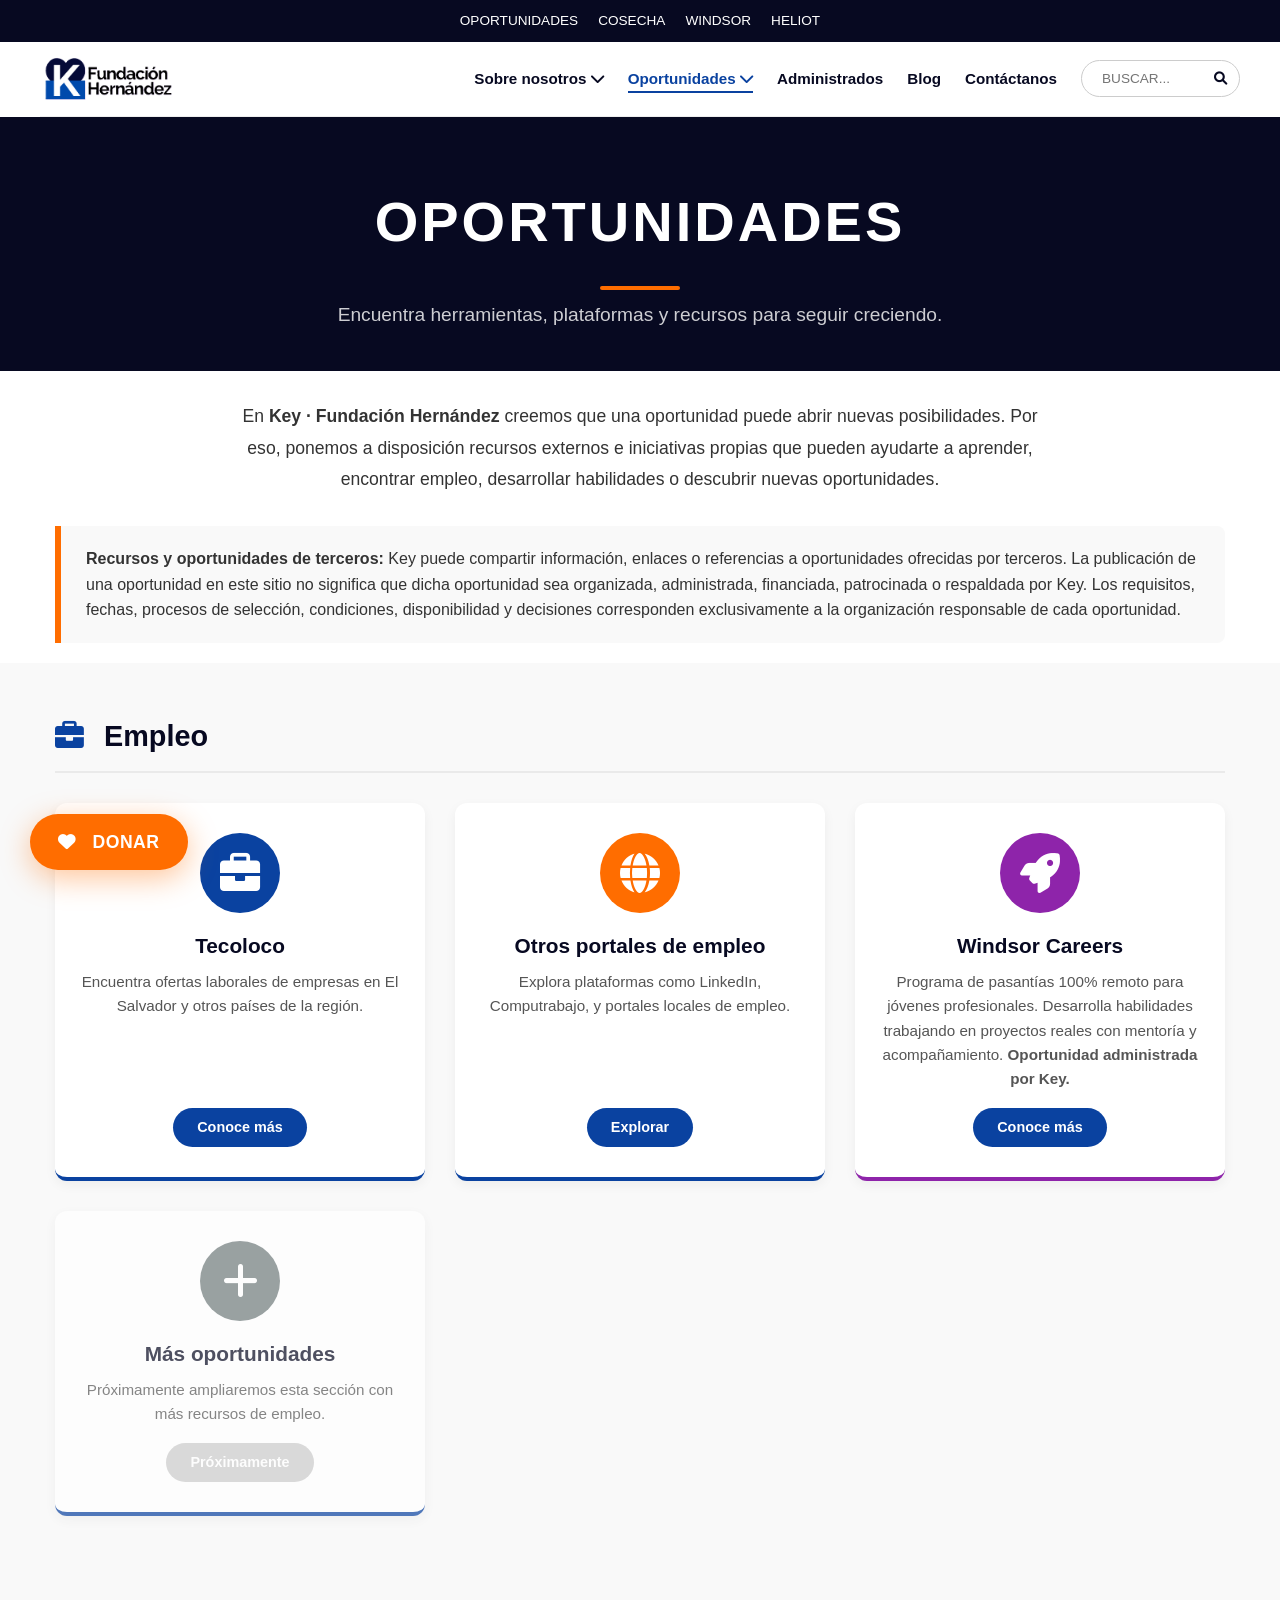
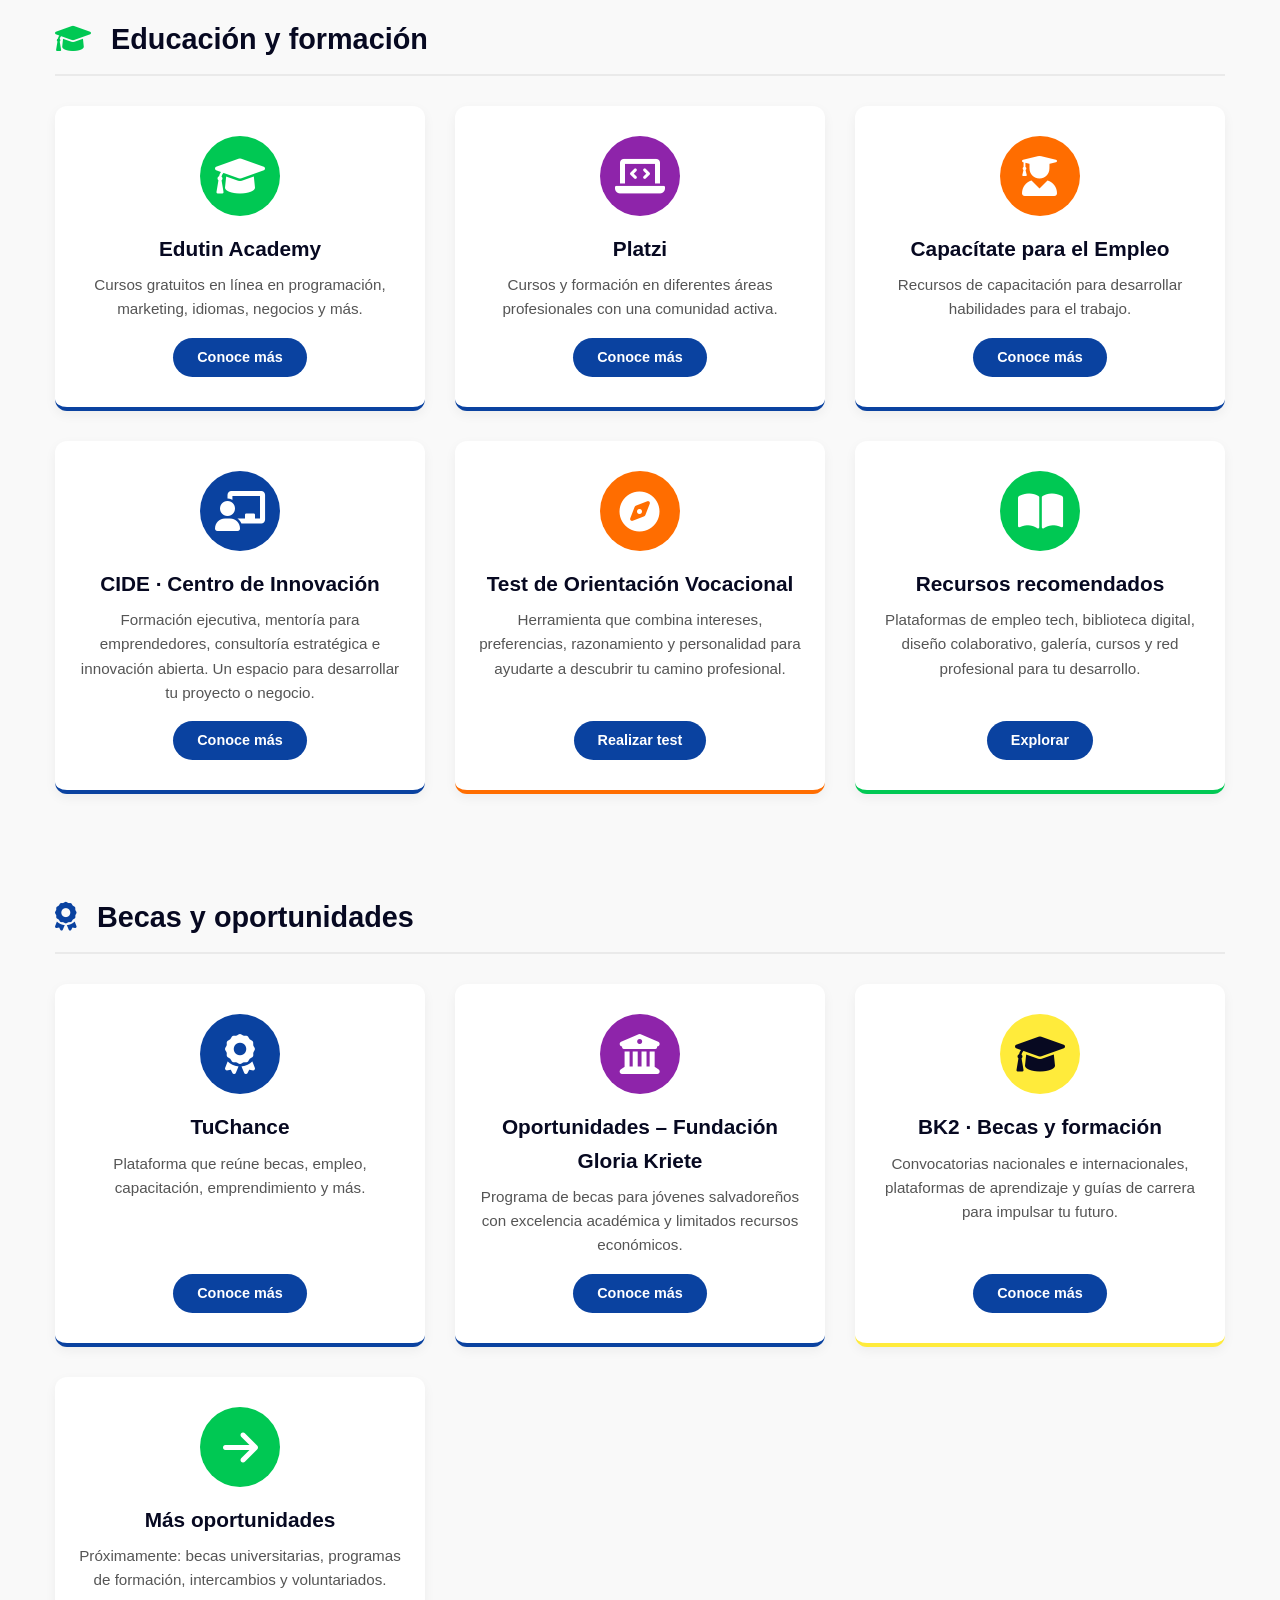
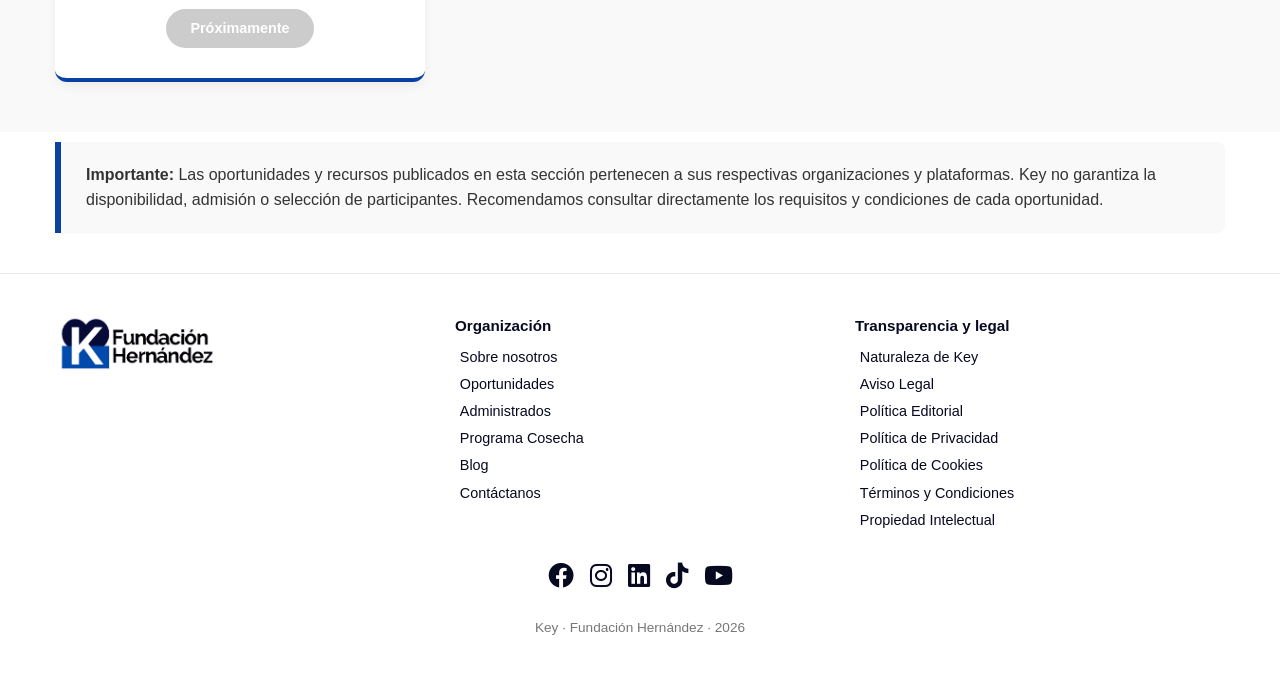
<file: oportunidades.html>
<!doctype html>
<html lang="es">
<head>
    <meta charset="UTF-8">
    <meta name="viewport" content="width=device-width, initial-scale=1">
    <title>Oportunidades · Key · Fundación Hernández</title>
    <meta name="description" content="Encuentra herramientas, plataformas y recursos para seguir creciendo. Key · Fundación Hernández te acerca a oportunidades externas.">
    <link rel="icon" href="./assets/logo-simbolo.png" type="image/png">
    <link rel="stylesheet" href="https://cdnjs.cloudflare.com/ajax/libs/font-awesome/6.0.0-beta3/css/all.min.css">
    <link rel="stylesheet" href="https://cdn.jsdelivr.net/npm/swiper@8/swiper-bundle.min.css">
    <link rel="stylesheet" href="styles.css">
</head>
<body>

<!-- ===== HEADER ===== -->
<header>
    <div class="top-bar">
        <div class="container top-bar-inner">
            <div class="menu-sup">
                <a href="oportunidades.html">OPORTUNIDADES</a>
                <a href="cosecha.html">COSECHA</a>
                <a href="https://windsor-one.github.io/windsor/" target="_blank" rel="noopener noreferrer">WINDSOR</a>
                <a href="https://windsor-one.github.io/Heliot-Media/" target="_blank" rel="noopener noreferrer">HELIOT</a>
            </div>
        </div>
    </div>
    <div class="main-header container">
        <div class="logo">
            <a href="index.html"><img src="./assets/logo-horizontal.png" alt="Key · Fundación Hernández"></a>
        </div>
        <div class="menu-toggle" id="menuToggle"><i class="fas fa-bars"></i></div>
        <nav class="nav-principal" id="mainNav">
            <div class="submenu">
                <a href="sobre-nosotros.html">Sobre nosotros <i class="fas fa-chevron-down"></i></a>
                <div class="submenu-content">
                    <a href="sobre-nosotros.html#trayectoria">Nuestra Trayectoria</a>
                    <a href="sobre-nosotros.html#areas">Áreas de Interés</a>
                    <a href="sobre-nosotros.html#jovenes-key">Jóvenes Key</a>
                    <a href="sobre-nosotros.html#vision">Visión de Futuro</a>
                </div>
            </div>
            <div class="submenu">
                <a href="oportunidades.html" class="active">Oportunidades <i class="fas fa-chevron-down"></i></a>
                <div class="submenu-content">
                    <a href="oportunidades.html#empleo">Empleo</a>
                    <a href="oportunidades.html#educacion">Educación y formación</a>
                    <a href="oportunidades.html#becas">Becas y oportunidades</a>
                </div>
            </div>
            <a href="administrados.html">Administrados</a>
            <a href="blog.html">Blog</a>
            <a href="contactanos.html">Contáctanos</a>
            <div class="search-box">
                <input type="text" placeholder="BUSCAR...">
                <button><i class="fas fa-search"></i></button>
            </div>
        </nav>
    </div>
</header>

<!-- ===== HERO ===== -->
<section class="page-hero">
    <div class="container">
        <h1>OPORTUNIDADES</h1>
        <div class="hero-line"></div>
        <p class="hero-subtitle">Encuentra herramientas, plataformas y recursos para seguir creciendo.</p>
    </div>
</section>

<!-- ===== INTRODUCCIÓN ===== -->
<section class="oportunidades-intro">
    <div class="container">
        <p style="font-size: 1.1rem; line-height: 1.8; color: #333; max-width: 800px; margin: 0 auto; text-align: center;">En <strong>Key · Fundación Hernández</strong> creemos que una oportunidad puede abrir nuevas posibilidades. Por eso, ponemos a disposición recursos externos e iniciativas propias que pueden ayudarte a aprender, encontrar empleo, desarrollar habilidades o descubrir nuevas oportunidades.</p>
    </div>
</section>

<!-- ===== AVISO ===== -->
<section class="oportunidades-aviso" style="padding: 10px 0 20px; background: #fff;">
    <div class="container">
        <div class="aviso-block" style="border-left: 6px solid var(--orange); padding: 20px 25px; max-width: 100%; background: #f9f9f9; border-radius: 0 8px 8px 0;">
            <p style="margin-bottom: 0; font-size: 1rem; color: #333;">
                <strong>Recursos y oportunidades de terceros:</strong> Key puede compartir información, enlaces o referencias a oportunidades ofrecidas por terceros. La publicación de una oportunidad en este sitio no significa que dicha oportunidad sea organizada, administrada, financiada, patrocinada o respaldada por Key. Los requisitos, fechas, procesos de selección, condiciones, disponibilidad y decisiones corresponden exclusivamente a la organización responsable de cada oportunidad.
            </p>
        </div>
    </div>
</section>

<!-- ===== EMPLEO ===== -->
<section class="oportunidades-section" id="empleo">
    <div class="container">
        <h2 class="section-title"><i class="fas fa-briefcase" style="margin-right: 12px; color: var(--secondary);"></i> Empleo</h2>
        <div class="cards-grid">
            <div class="card-oportunidad">
                <div class="card-oportunidad-icon" style="background: var(--secondary);">
                    <i class="fas fa-briefcase"></i>
                </div>
                <h3>Tecoloco</h3>
                <p>Encuentra ofertas laborales de empresas en El Salvador y otros países de la región.</p>
                <a href="https://www.tecoloco.com.sv/" target="_blank" rel="noopener noreferrer" class="btn-conoce-mas">Conoce más</a>
            </div>
            <div class="card-oportunidad">
                <div class="card-oportunidad-icon" style="background: var(--orange);">
                    <i class="fas fa-globe"></i>
                </div>
                <h3>Otros portales de empleo</h3>
                <p>Explora plataformas como LinkedIn, Computrabajo, y portales locales de empleo.</p>
                <a href="#" class="btn-conoce-mas">Explorar</a>
            </div>
            <div class="card-oportunidad" style="border-bottom-color: var(--purple);">
                <div class="card-oportunidad-icon" style="background: var(--purple);">
                    <i class="fas fa-rocket"></i>
                </div>
                <h3>Windsor Careers</h3>
                <p>Programa de pasantías 100% remoto para jóvenes profesionales. Desarrolla habilidades trabajando en proyectos reales con mentoría y acompañamiento. <strong>Oportunidad administrada por Key.</strong></p>
                <a href="https://windsor-one.github.io/windsor/careers.html" target="_blank" rel="noopener noreferrer" class="btn-conoce-mas">Conoce más</a>
            </div>
            <div class="card-oportunidad" style="opacity: 0.7;">
                <div class="card-oportunidad-icon" style="background: var(--gray);">
                    <i class="fas fa-plus"></i>
                </div>
                <h3>Más oportunidades</h3>
                <p>Próximamente ampliaremos esta sección con más recursos de empleo.</p>
                <a href="#" class="btn-conoce-mas" style="background: #ccc; cursor: default;">Próximamente</a>
            </div>
        </div>
    </div>
</section>

<!-- ===== EDUCACIÓN ===== -->
<section class="oportunidades-section" id="educacion" style="background: #f9f9f9;">
    <div class="container">
        <h2 class="section-title"><i class="fas fa-graduation-cap" style="margin-right: 12px; color: var(--green);"></i> Educación y formación</h2>
        <div class="cards-grid">
            <div class="card-oportunidad">
                <div class="card-oportunidad-icon" style="background: var(--green);">
                    <i class="fas fa-graduation-cap"></i>
                </div>
                <h3>Edutin Academy</h3>
                <p>Cursos gratuitos en línea en programación, marketing, idiomas, negocios y más.</p>
                <a href="https://edutin.com/" target="_blank" rel="noopener noreferrer" class="btn-conoce-mas">Conoce más</a>
            </div>
            <div class="card-oportunidad">
                <div class="card-oportunidad-icon" style="background: var(--purple);">
                    <i class="fas fa-laptop-code"></i>
                </div>
                <h3>Platzi</h3>
                <p>Cursos y formación en diferentes áreas profesionales con una comunidad activa.</p>
                <a href="https://platzi.com/" target="_blank" rel="noopener noreferrer" class="btn-conoce-mas">Conoce más</a>
            </div>
            <div class="card-oportunidad">
                <div class="card-oportunidad-icon" style="background: var(--orange);">
                    <i class="fas fa-user-graduate"></i>
                </div>
                <h3>Capacítate para el Empleo</h3>
                <p>Recursos de capacitación para desarrollar habilidades para el trabajo.</p>
                <a href="https://capacitateparaelempleo.org/" target="_blank" rel="noopener noreferrer" class="btn-conoce-mas">Conoce más</a>
            </div>
            <div class="card-oportunidad" style="border-bottom-color: var(--secondary);">
                <div class="card-oportunidad-icon" style="background: var(--secondary);">
                    <i class="fas fa-chalkboard-teacher"></i>
                </div>
                <h3>CIDE · Centro de Innovación</h3>
                <p>Formación ejecutiva, mentoría para emprendedores, consultoría estratégica e innovación abierta. Un espacio para desarrollar tu proyecto o negocio.</p>
                <a href="https://windsor-one.github.io/windsor/cide.html" target="_blank" rel="noopener noreferrer" class="btn-conoce-mas">Conoce más</a>
            </div>
            <div class="card-oportunidad" style="border-bottom-color: var(--orange);">
                <div class="card-oportunidad-icon" style="background: var(--orange);">
                    <i class="fas fa-compass"></i>
                </div>
                <h3>Test de Orientación Vocacional</h3>
                <p>Herramienta que combina intereses, preferencias, razonamiento y personalidad para ayudarte a descubrir tu camino profesional.</p>
                <a href="https://windsor-one.github.io/windsor/orientacion-vocacional.html" target="_blank" rel="noopener noreferrer" class="btn-conoce-mas">Realizar test</a>
            </div>
            <div class="card-oportunidad" style="border-bottom-color: var(--green);">
                <div class="card-oportunidad-icon" style="background: var(--green);">
                    <i class="fas fa-book-open"></i>
                </div>
                <h3>Recursos recomendados</h3>
                <p>Plataformas de empleo tech, biblioteca digital, diseño colaborativo, galería, cursos y red profesional para tu desarrollo.</p>
                <a href="https://windsor-one.github.io/windsor/recomendados.html" target="_blank" rel="noopener noreferrer" class="btn-conoce-mas">Explorar</a>
            </div>
        </div>
    </div>
</section>

<!-- ===== BECAS ===== -->
<section class="oportunidades-section" id="becas">
    <div class="container">
        <h2 class="section-title"><i class="fas fa-award" style="margin-right: 12px; color: var(--secondary);"></i> Becas y oportunidades</h2>
        <div class="cards-grid">
            <div class="card-oportunidad">
                <div class="card-oportunidad-icon" style="background: var(--secondary);">
                    <i class="fas fa-award"></i>
                </div>
                <h3>TuChance</h3>
                <p>Plataforma que reúne becas, empleo, capacitación, emprendimiento y más.</p>
                <a href="https://www.tuchance.org.sv/" target="_blank" rel="noopener noreferrer" class="btn-conoce-mas">Conoce más</a>
            </div>
            <div class="card-oportunidad">
                <div class="card-oportunidad-icon" style="background: var(--purple);">
                    <i class="fas fa-university"></i>
                </div>
                <h3>Oportunidades – Fundación Gloria Kriete</h3>
                <p>Programa de becas para jóvenes salvadoreños con excelencia académica y limitados recursos económicos.</p>
                <a href="https://fundaciongloriakriete.org/oportunidades/" target="_blank" rel="noopener noreferrer" class="btn-conoce-mas">Conoce más</a>
            </div>
            <div class="card-oportunidad" style="border-bottom-color: var(--yellow);">
                <div class="card-oportunidad-icon" style="background: var(--yellow); color: var(--primary);">
                    <i class="fas fa-graduation-cap"></i>
                </div>
                <h3>BK2 · Becas y formación</h3>
                <p>Convocatorias nacionales e internacionales, plataformas de aprendizaje y guías de carrera para impulsar tu futuro.</p>
                <a href="https://windsor-one.github.io/windsor/becas.html" target="_blank" rel="noopener noreferrer" class="btn-conoce-mas">Conoce más</a>
            </div>
            <div class="card-oportunidad">
                <div class="card-oportunidad-icon" style="background: var(--green);">
                    <i class="fas fa-arrow-right"></i>
                </div>
                <h3>Más oportunidades</h3>
                <p>Próximamente: becas universitarias, programas de formación, intercambios y voluntariados.</p>
                <a href="#" class="btn-conoce-mas" style="background: #ccc; cursor: default;">Próximamente</a>
            </div>
        </div>
    </div>
</section>

<!-- ===== AVISO FINAL ===== -->
<section class="oportunidades-aviso" style="padding: 10px 0 40px; background: #fff;">
    <div class="container">
        <div class="aviso-block" style="border-left: 6px solid var(--secondary); padding: 20px 25px; max-width: 100%; background: #f9f9f9; border-radius: 0 8px 8px 0;">
            <p style="margin-bottom: 0; font-size: 1rem; color: #333;">
                <strong>Importante:</strong> Las oportunidades y recursos publicados en esta sección pertenecen a sus respectivas organizaciones y plataformas. Key no garantiza la disponibilidad, admisión o selección de participantes. Recomendamos consultar directamente los requisitos y condiciones de cada oportunidad.
            </p>
        </div>
    </div>
</section>

<!-- ===== FOOTER ===== -->
<footer class="footer">
    <div class="container footer-grid">
        <div class="col-logo">
            <a href="index.html"><img src="./assets/logo-horizontal.png" alt="Key · Fundación Hernández"></a>
        </div>
        <div class="col-enlaces">
            <p><strong>Organización</strong></p>
            <a href="sobre-nosotros.html">Sobre nosotros</a>
            <a href="oportunidades.html">Oportunidades</a>
            <a href="administrados.html">Administrados</a>
            <a href="cosecha.html">Programa Cosecha</a>
            <a href="blog.html">Blog</a>
            <a href="contactanos.html">Contáctanos</a>
        </div>
        <div class="col-enlaces">
            <p><strong>Transparencia y legal</strong></p>
            <a href="legal.html#naturaleza">Naturaleza de Key</a>
            <a href="legal.html#aviso-legal">Aviso Legal</a>
            <a href="legal.html#politica-editorial">Política Editorial</a>
            <a href="legal.html#politica-privacidad">Política de Privacidad</a>
            <a href="legal.html#politica-cookies">Política de Cookies</a>
            <a href="legal.html#terminos-condiciones">Términos y Condiciones</a>
            <a href="legal.html#propiedad-intelectual">Propiedad Intelectual</a>
        </div>
    </div>
    <div class="social">
        <a href="#"><i class="fab fa-facebook"></i></a>
        <a href="#"><i class="fab fa-instagram"></i></a>
        <a href="#"><i class="fab fa-linkedin"></i></a>
        <a href="#"><i class="fab fa-tiktok"></i></a>
        <a href="#"><i class="fab fa-youtube"></i></a>
    </div>
    <div class="copyright">Key · Fundación Hernández · 2026</div>
</footer>

<script src="https://cdn.jsdelivr.net/npm/swiper@8/swiper-bundle.min.js"></script>
<script src="script.js"></script>
</body>
</html>
</file>
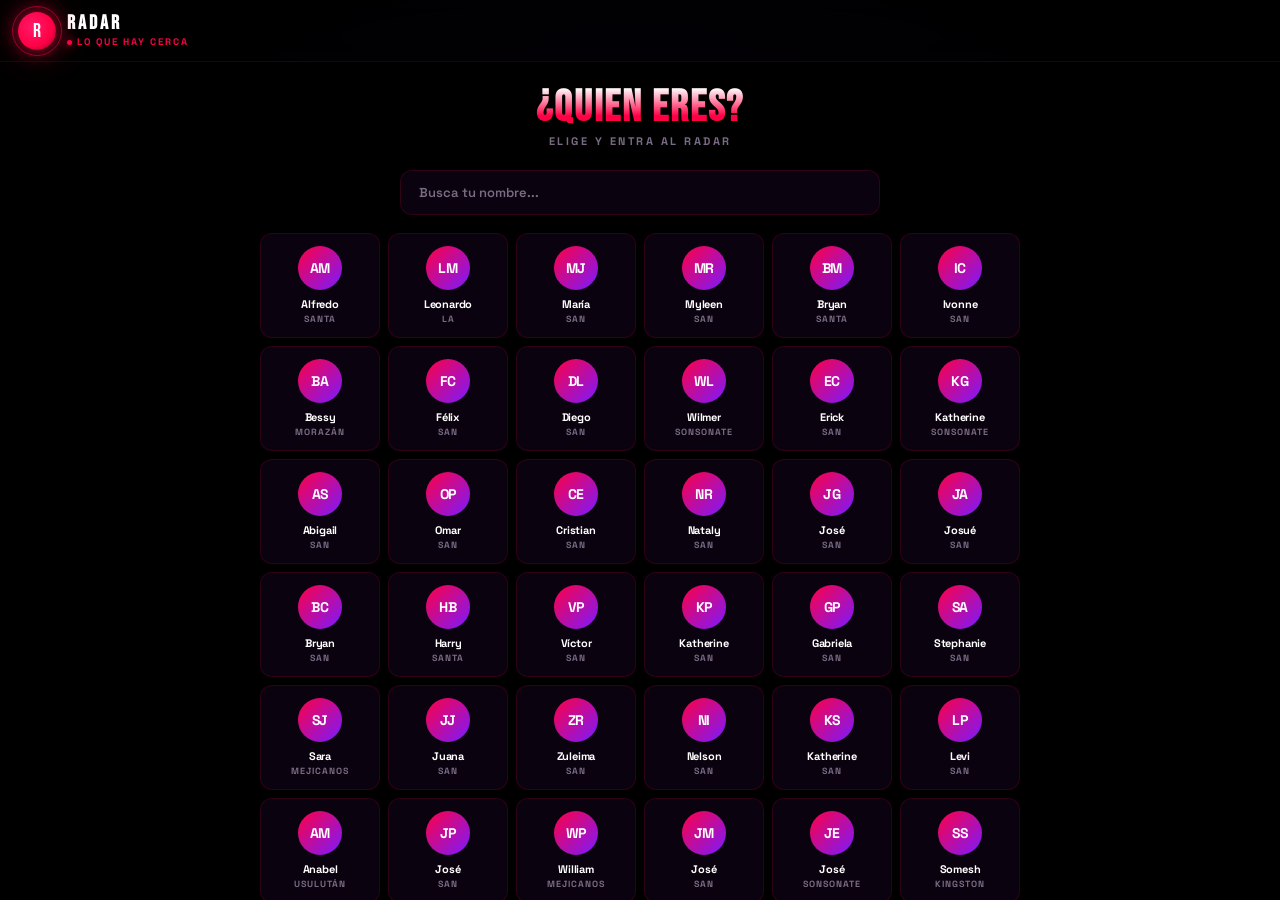
<file: pruebas100.html>
<!DOCTYPE html>
<html lang="es">
<head>
<meta charset="UTF-8">
<meta name="viewport" content="width=device-width, initial-scale=1.0, user-scalable=no">
<title>RADAR · Lo que hay cerca</title>
<link href="https://fonts.googleapis.com/css2?family=Space+Grotesk:wght@400;500;700&family=Bebas+Neue&display=swap" rel="stylesheet">
<style>
:root{
  --bg:#000; --hot:#ff0044; --hot-2:#ff1a6c; --violet:#7a1aff;
  --text:#fff; --muted:#7a6b85; --dim:#1a0a22;
  --line:rgba(255,0,68,.15);
}
*{box-sizing:border-box;margin:0;padding:0}
html,body{
  height:100%;overflow:hidden;
  font-family:'Space Grotesk',sans-serif;
  background:var(--bg);color:var(--text);
  -webkit-tap-highlight-color:transparent;
  letter-spacing:-.2px;
}

/* Breathing red aura */
body::before{
  content:'';position:fixed;inset:-10%;pointer-events:none;z-index:0;
  background:radial-gradient(ellipse at center, rgba(255,0,68,.18) 0%, rgba(122,26,255,.08) 40%, transparent 70%);
  animation:breathe 5s ease-in-out infinite;
}
@keyframes breathe{
  0%,100%{transform:scale(1);opacity:.8}
  50%{transform:scale(1.06);opacity:1}
}

/* ============ TOPBAR ============ */
.topbar{
  position:fixed;top:0;left:0;right:0;z-index:50;height:62px;
  padding:0 18px;display:flex;align-items:center;gap:14px;
  background:rgba(0,0,0,.6);backdrop-filter:blur(20px);
  border-bottom:1px solid var(--line);
}
.brand{display:flex;align-items:center;gap:11px;cursor:pointer}
.brand-mark{
  width:38px;height:38px;border-radius:50%;
  background:radial-gradient(circle at 40% 40%, var(--hot-2), var(--hot) 60%, #6a0024);
  display:grid;place-items:center;
  font-family:'Bebas Neue',sans-serif;font-size:20px;color:#fff;
  box-shadow:0 0 20px rgba(255,0,68,.7), 0 0 40px rgba(255,0,68,.3);
  animation:heartbeat 1.6s ease-in-out infinite;
  position:relative;
}
.brand-mark::before{
  content:'';position:absolute;inset:-6px;border-radius:50%;
  border:1px solid rgba(255,0,68,.5);
  animation:ringPulse 2.2s ease-out infinite;
}
@keyframes ringPulse{
  0%{transform:scale(1);opacity:.8}
  100%{transform:scale(1.7);opacity:0}
}
@keyframes heartbeat{
  0%,100%{transform:scale(1)}
  15%{transform:scale(1.12)}
  30%{transform:scale(1)}
  45%{transform:scale(1.08)}
  60%{transform:scale(1)}
}
.brand-text h1{
  font-family:'Bebas Neue',sans-serif;font-size:20px;letter-spacing:3px;
  color:#fff;line-height:1;
}
.brand-text p{
  font-size:9.5px;color:var(--hot);margin-top:3px;
  font-weight:700;letter-spacing:2px;text-transform:uppercase;
  display:flex;align-items:center;gap:5px;
}
.live-dot{
  width:5px;height:5px;border-radius:50%;background:var(--hot);
  box-shadow:0 0 8px var(--hot);
  animation:pulse 1.2s ease-in-out infinite;
}
@keyframes pulse{0%,100%{opacity:1}50%{opacity:.2}}

.me-pill{
  margin-left:auto;display:flex;align-items:center;gap:9px;
  padding:5px 12px 5px 5px;
  background:rgba(255,0,68,.08);
  border:1px solid rgba(255,0,68,.35);
  border-radius:30px;cursor:pointer;transition:.2s;
}
.me-pill:hover{background:rgba(255,0,68,.15);border-color:var(--hot)}
.me-pill-avatar{
  width:30px;height:30px;border-radius:50%;
  display:grid;place-items:center;font-weight:800;font-size:11px;color:#fff;
  background:linear-gradient(135deg,var(--hot),var(--violet));
}
.me-pill-name{font-size:11.5px;font-weight:700;max-width:100px;overflow:hidden;text-overflow:ellipsis;white-space:nowrap}

/* ============ IDENTITY PICKER ============ */
.picker{
  position:fixed;inset:62px 0 0 0;z-index:20;
  background:#000;overflow-y:auto;
  padding:26px 18px 40px;
  transition:transform .5s cubic-bezier(.7,0,.2,1);
}
.picker.hidden{transform:translateY(-102%);pointer-events:none}
.picker h2{
  font-family:'Bebas Neue',sans-serif;
  font-size:44px;line-height:.9;letter-spacing:2px;text-align:center;
  background:linear-gradient(180deg,#fff 0%,var(--hot) 70%);
  -webkit-background-clip:text;-webkit-text-fill-color:transparent;background-clip:text;
  margin-bottom:6px;
}
.picker-sub{
  text-align:center;font-size:11px;color:var(--muted);
  letter-spacing:2.5px;text-transform:uppercase;font-weight:700;
  margin-bottom:22px;
}
.picker-search{position:relative;max-width:480px;margin:0 auto 18px}
.picker-search input{
  width:100%;padding:13px 18px;
  background:#0a020e;border:1px solid var(--line);border-radius:12px;
  color:#fff;font-size:13px;outline:none;font-family:inherit;font-weight:600;
}
.picker-search input:focus{border-color:var(--hot);box-shadow:0 0 0 3px rgba(255,0,68,.2)}
.picker-search input::placeholder{color:var(--muted)}

.picker-grid{
  max-width:760px;margin:0 auto;
  display:grid;grid-template-columns:repeat(auto-fill,minmax(120px,1fr));
  gap:8px;
}
.picker-tile{
  padding:12px 8px;background:#0a020e;
  border:1px solid var(--line);border-radius:12px;
  cursor:pointer;text-align:center;transition:.2s;
}
.picker-tile:hover{
  border-color:var(--hot);
  box-shadow:0 0 20px rgba(255,0,68,.3);
  transform:translateY(-2px);
}
.picker-tile .pt-av{
  width:44px;height:44px;border-radius:50%;margin:0 auto 7px;
  display:grid;place-items:center;font-weight:800;font-size:14px;color:#fff;
  background:linear-gradient(135deg,var(--hot),var(--violet));
}
.picker-tile .pt-name{
  font-size:11px;font-weight:700;white-space:nowrap;
  overflow:hidden;text-overflow:ellipsis;
}
.picker-tile .pt-loc{
  font-size:9px;color:var(--muted);margin-top:2px;
  text-transform:uppercase;letter-spacing:1px;font-weight:700;
}

/* ============ RADAR ============ */
.radar-wrap{
  position:fixed;inset:62px 0 130px 0;z-index:10;
  display:flex;align-items:center;justify-content:center;
  opacity:0;pointer-events:none;transition:opacity .6s;
}
.radar-wrap.active{opacity:1;pointer-events:auto}
.radar{
  position:relative;width:min(92vw, 720px);height:min(92vw, 720px);
  max-height:100%;aspect-ratio:1;
}
svg.radar-svg{width:100%;height:100%;display:block}

.ring{
  fill:none;stroke:rgba(255,0,68,.12);stroke-width:1;
}
.ring-label{
  font-family:'Bebas Neue',sans-serif;font-size:10px;
  fill:rgba(255,0,68,.5);letter-spacing:2px;
}
.sweep{
  transform-origin:center;
  animation:sweep 6s linear infinite;
}
@keyframes sweep{to{transform:rotate(360deg)}}

.blip{
  cursor:pointer;
  transform-origin:center;
  animation:blipPulse 2.5s ease-in-out infinite;
}
@keyframes blipPulse{
  0%,100%{opacity:.7}
  50%{opacity:1}
}
.blip:hover .blip-core{ r:9; }
.blip .blip-core{
  transition:r .25s, filter .25s;
  filter:drop-shadow(0 0 8px currentColor) drop-shadow(0 0 16px currentColor);
}
.blip:hover .blip-core{
  r:10;
  filter:drop-shadow(0 0 12px currentColor) drop-shadow(0 0 30px currentColor);
}
.blip-ring{
  fill:none;stroke:currentColor;stroke-width:1;
  opacity:.5;
  animation:blipRing 2.5s ease-out infinite;
  transform-origin:center;
}
@keyframes blipRing{
  0%{transform:scale(1);opacity:.6}
  100%{transform:scale(2.6);opacity:0}
}
.me-center{
  filter:drop-shadow(0 0 12px var(--hot)) drop-shadow(0 0 30px var(--hot));
}
.me-center-pulse{
  transform-origin:center;
  animation:mePulse 2s ease-out infinite;
}
@keyframes mePulse{
  0%{r:6;opacity:.8}
  100%{r:26;opacity:0}
}
.me-label{
  font-family:'Bebas Neue',sans-serif;font-size:12px;
  fill:#fff;letter-spacing:3px;
  text-anchor:middle;
}

.radar-hint{
  position:absolute;bottom:-30px;left:0;right:0;
  text-align:center;font-size:10.5px;color:var(--muted);
  letter-spacing:2px;text-transform:uppercase;font-weight:700;
}
.radar-hint .live-dot{display:inline-block;vertical-align:middle;margin-right:6px}

.refresh-btn{
  position:absolute;bottom:-80px;left:50%;transform:translateX(-50%);
  padding:12px 24px;
  background:rgba(255,0,68,.1);
  border:1px solid rgba(255,0,68,.4);
  border-radius:30px;color:var(--hot);
  font-size:11px;font-weight:800;letter-spacing:2px;
  text-transform:uppercase;cursor:pointer;font-family:inherit;
  display:flex;align-items:center;gap:8px;
  transition:.2s;
}
.refresh-btn:hover{
  background:rgba(255,0,68,.2);
  box-shadow:0 0 24px rgba(255,0,68,.4);
}
.refresh-btn svg{transition:transform .6s}
.refresh-btn:hover svg{transform:rotate(180deg)}

/* ============ REVEAL MODAL ============ */
.reveal{
  position:fixed;inset:0;z-index:100;
  display:flex;align-items:center;justify-content:center;
  background:rgba(0,0,0,.85);backdrop-filter:blur(30px);
  opacity:0;pointer-events:none;transition:opacity .4s;
  padding:20px;
}
.reveal.show{opacity:1;pointer-events:auto}

.reveal-card{
  position:relative;
  width:100%;max-width:420px;max-height:calc(100vh - 40px);
  background:linear-gradient(180deg,#0a020e 0%,#000 100%);
  border:1px solid rgba(255,0,68,.35);
  border-radius:26px;overflow:hidden;
  box-shadow:
    0 30px 80px rgba(0,0,0,.9),
    0 0 60px rgba(255,0,68,.25);
  transform:scale(.85);transition:transform .45s cubic-bezier(.34,1.56,.64,1);
  display:flex;flex-direction:column;
}
.reveal.show .reveal-card{transform:scale(1)}

/* Timer bar */
.timer-bar{
  height:3px;background:rgba(255,0,68,.15);
  position:relative;overflow:hidden;
}
.timer-fill{
  height:100%;
  background:linear-gradient(90deg,var(--violet),var(--hot));
  box-shadow:0 0 12px var(--hot);
  transition:width 1s linear;
}

/* Reveal body */
.reveal-body{
  padding:26px 24px 22px;text-align:center;
  overflow-y:auto;flex:1;
}

/* Blurred silhouette avatar */
.silhouette{
  position:relative;
  width:130px;height:130px;margin:0 auto 20px;
  border-radius:50%;
  background:radial-gradient(circle at 50% 40%, #2a0a1a, #0a020e);
  border:1px solid rgba(255,0,68,.4);
  display:grid;place-items:center;
  overflow:hidden;
  transition:.5s;
}
.silhouette::before{
  content:'';position:absolute;inset:0;
  background:
    radial-gradient(circle at 50% 35%, rgba(255,0,68,.15), transparent 60%);
  animation:breathe 3s ease-in-out infinite;
}
.silhouette-initials{
  font-family:'Bebas Neue',sans-serif;
  font-size:48px;color:var(--hot);
  opacity:.15;
  letter-spacing:-1px;
  filter:blur(6px);
  transition:.6s;
  user-select:none;
}
.silhouette.revealed .silhouette-initials{
  opacity:1;filter:blur(0);
  text-shadow:0 0 20px var(--hot);
}

/* Distance chip */
.distance{
  display:inline-flex;align-items:center;gap:6px;
  padding:5px 12px;border-radius:20px;
  background:rgba(255,0,68,.1);
  border:1px solid rgba(255,0,68,.3);
  font-size:10.5px;font-weight:800;letter-spacing:1.5px;
  color:var(--hot);text-transform:uppercase;
  margin-bottom:16px;
}
.distance svg{color:var(--hot)}

/* Vibe tag */
.vibe-tag{
  font-family:'Bebas Neue',sans-serif;
  font-size:20px;letter-spacing:2.5px;
  color:#fff;line-height:1;
  margin-bottom:6px;
  text-shadow:0 0 20px rgba(255,0,68,.4);
}
.role-tag{
  font-size:10px;color:var(--muted);
  letter-spacing:2px;text-transform:uppercase;font-weight:700;
  margin-bottom:18px;
}

/* Name reveal */
.reveal-name{
  font-family:'Bebas Neue',sans-serif;
  font-size:32px;letter-spacing:2px;line-height:1;
  color:#fff;margin-bottom:4px;
  opacity:0;transform:translateY(8px);transition:.5s;
  text-shadow:0 0 30px var(--hot);
}
.reveal-name.shown{opacity:1;transform:translateY(0)}
.reveal-age{
  font-size:11px;color:var(--muted);font-weight:700;
  letter-spacing:2px;text-transform:uppercase;
  opacity:0;transition:.5s;transition-delay:.15s;
}
.reveal-age.shown{opacity:1}

/* Bio */
.reveal-bio{
  margin-top:18px;padding:14px 16px;
  background:rgba(255,255,255,.03);
  border-left:2px solid var(--hot);
  border-radius:8px;
  font-size:13px;line-height:1.55;
  font-style:italic;color:#d0b8c8;
  text-align:left;
  opacity:0;transform:translateY(8px);
  transition:.5s;
  max-height:0;overflow:hidden;padding-top:0;padding-bottom:0;
  margin-top:0;
}
.reveal-bio.shown{
  opacity:1;transform:translateY(0);
  max-height:200px;padding-top:14px;padding-bottom:14px;margin-top:18px;
}

/* Interests */
.reveal-interests{
  display:flex;flex-wrap:wrap;gap:6px;justify-content:center;
  margin-top:16px;
  opacity:0;transition:.5s;
  max-height:0;overflow:hidden;
}
.reveal-interests.shown{opacity:1;max-height:200px;margin-top:16px}
.int-chip{
  font-size:10.5px;padding:5px 11px;
  border-radius:20px;
  background:rgba(255,255,255,.05);
  border:1px solid rgba(255,255,255,.1);
  color:#c8b0d8;font-weight:700;
}
.int-chip.common{
  background:linear-gradient(135deg,rgba(255,0,68,.25),rgba(122,26,255,.25));
  border-color:var(--hot);color:#fff;
  box-shadow:0 0 12px rgba(255,0,68,.5);
}

/* Match % reveal */
.match-reveal{
  margin-top:16px;
  opacity:0;transition:.5s;
  max-height:0;overflow:hidden;
}
.match-reveal.shown{
  opacity:1;max-height:200px;margin-top:16px;
}
.match-meter{
  display:flex;align-items:center;gap:10px;
}
.match-meter-bar{
  flex:1;height:6px;border-radius:6px;
  background:rgba(255,255,255,.06);overflow:hidden;
}
.match-meter-fill{
  height:100%;
  background:linear-gradient(90deg,var(--violet),var(--hot));
  box-shadow:0 0 12px var(--hot);
  width:0;transition:width .8s ease;
}
.match-meter-pct{
  font-family:'Bebas Neue',sans-serif;font-size:22px;
  color:var(--hot);letter-spacing:1px;
  text-shadow:0 0 16px var(--hot);
  min-width:52px;text-align:right;
}
.match-reason{
  font-size:10px;color:var(--muted);margin-top:6px;
  letter-spacing:1.5px;text-transform:uppercase;font-weight:700;
}

/* Reveal action button */
.reveal-action{
  display:flex;gap:10px;padding:0 24px 22px;
}
.reveal-action button{
  flex:1;padding:16px;border-radius:14px;
  font-family:inherit;font-size:12px;font-weight:900;
  letter-spacing:2px;text-transform:uppercase;cursor:pointer;
  transition:.2s;border:none;
}
.btn-reveal{
  background:linear-gradient(135deg,var(--hot),var(--violet));
  color:#fff;
  box-shadow:0 10px 30px rgba(255,0,68,.5);
}
.btn-reveal:hover{
  transform:translateY(-2px);
  box-shadow:0 14px 40px rgba(255,0,68,.7);
}
.btn-skip{
  flex:0 0 auto;padding:16px 22px;
  background:rgba(255,255,255,.04);
  border:1px solid rgba(255,255,255,.1);
  color:var(--muted);
}
.btn-skip:hover{color:#fff;border-color:rgba(255,255,255,.3)}

/* Match / Skip actions after full reveal */
.match-actions{
  display:flex;gap:10px;padding:0 24px 22px;
}
.match-actions button{
  flex:1;padding:18px;border-radius:14px;
  font-family:inherit;font-size:13px;font-weight:900;
  letter-spacing:2px;text-transform:uppercase;cursor:pointer;
  transition:.2s;border:none;
}
.btn-nope{
  background:rgba(255,255,255,.04);
  border:1px solid rgba(255,255,255,.12);
  color:#888;
}
.btn-nope:hover{color:#fff;border-color:#666}
.btn-fire{
  background:linear-gradient(135deg,var(--hot),var(--violet));
  color:#fff;
  box-shadow:0 10px 40px rgba(255,0,68,.6);
  animation:firePulse 1.8s ease-in-out infinite;
}
.btn-fire:hover{
  transform:translateY(-2px) scale(1.02);
  animation:none;
  box-shadow:0 14px 50px rgba(255,0,68,.9);
}
@keyframes firePulse{
  0%,100%{box-shadow:0 10px 30px rgba(255,0,68,.5)}
  50%{box-shadow:0 14px 44px rgba(255,0,68,.85)}
}

/* ============ MATCH OVERLAY ============ */
.match-overlay{
  position:fixed;inset:0;z-index:200;
  display:flex;align-items:center;justify-content:center;
  background:radial-gradient(circle at center, rgba(255,0,68,.9) 0%, rgba(0,0,0,.98) 70%);
  opacity:0;pointer-events:none;transition:opacity .25s;
  padding:20px;
}
.match-overlay.show{opacity:1;pointer-events:auto}

.match-content{
  text-align:center;max-width:440px;
  transform:scale(.4);transition:transform .55s cubic-bezier(.34,1.56,.64,1);
}
.match-overlay.show .match-content{transform:scale(1)}

.match-big{
  font-family:'Bebas Neue',sans-serif;
  font-size:clamp(52px, 14vw, 96px);
  line-height:.85;letter-spacing:4px;
  color:#fff;
  text-shadow:
    0 0 20px var(--hot),
    0 0 60px var(--hot),
    0 0 120px var(--violet);
  animation:shake .5s ease-in-out;
}
@keyframes shake{
  0%,100%{transform:translateX(0)}
  20%{transform:translateX(-6px) rotate(-1deg)}
  40%{transform:translateX(6px) rotate(1deg)}
  60%{transform:translateX(-4px)}
  80%{transform:translateX(4px)}
}
.match-names-row{
  display:flex;align-items:center;justify-content:center;gap:12px;
  margin-top:22px;flex-wrap:wrap;
}
.mn{
  font-family:'Bebas Neue',sans-serif;
  font-size:22px;letter-spacing:2px;
  padding:10px 18px;border-radius:14px;
  background:rgba(0,0,0,.5);
  border:1.5px solid rgba(255,255,255,.4);
  backdrop-filter:blur(10px);
}
.mn-plus{font-size:24px;color:#fff;font-weight:900}
.match-pct-big{
  font-family:'Bebas Neue',sans-serif;
  font-size:56px;letter-spacing:2px;
  color:#fff;margin-top:24px;
  text-shadow:0 0 30px #fff, 0 0 60px var(--hot);
  line-height:1;
}
.match-pct-big small{font-size:28px;opacity:.8}
.match-sub-line{
  font-size:12px;color:#fff;
  letter-spacing:3px;text-transform:uppercase;font-weight:800;
  margin-top:8px;opacity:.85;
}
.match-continue{
  margin-top:30px;padding:16px 44px;
  background:#fff;border:none;border-radius:14px;
  color:#000;font-family:inherit;font-size:13px;font-weight:900;
  letter-spacing:3px;text-transform:uppercase;cursor:pointer;
  transition:.2s;
}
.match-continue:hover{transform:scale(1.05)}

.confetti{
  position:fixed;z-index:199;pointer-events:none;
  animation:fall linear forwards;
}
@keyframes fall{
  0%{transform:translateY(-10vh) rotate(0);opacity:1}
  100%{transform:translateY(110vh) rotate(720deg);opacity:0}
}

/* ============ SUMMARY ============ */
.summary{
  position:fixed;inset:62px 0 0 0;z-index:80;
  background:#000;overflow-y:auto;padding:28px 18px 100px;
  transform:translateY(100%);
  transition:transform .55s cubic-bezier(.7,0,.2,1);
}
.summary.show{transform:translateY(0)}
.summary h2{
  font-family:'Bebas Neue',sans-serif;
  font-size:52px;line-height:.9;letter-spacing:3px;text-align:center;
  background:linear-gradient(180deg,#fff 0%,var(--hot) 70%);
  -webkit-background-clip:text;-webkit-text-fill-color:transparent;background-clip:text;
  margin-bottom:8px;
  text-shadow:0 0 40px rgba(255,0,68,.3);
}
.summary-sub{
  text-align:center;font-size:11.5px;color:var(--muted);
  letter-spacing:2px;text-transform:uppercase;font-weight:700;
  margin-bottom:24px;
}
.summary-sub strong{color:var(--hot);font-weight:900}
.summary-stats{
  display:grid;grid-template-columns:repeat(3,1fr);gap:8px;
  max-width:520px;margin:0 auto 28px;
}
.sstat{
  background:#0a020e;border:1px solid var(--line);
  border-radius:12px;padding:14px 8px;text-align:center;
  position:relative;overflow:hidden;
}
.sstat::before{
  content:'';position:absolute;top:0;left:0;right:0;height:1.5px;
  background:linear-gradient(90deg,transparent,var(--hot),transparent);
}
.sstat-num{
  font-family:'Bebas Neue',sans-serif;
  font-size:32px;letter-spacing:-1px;line-height:1;
  color:var(--hot);
  text-shadow:0 0 20px rgba(255,0,68,.6);
}
.sstat-num.dim{color:var(--muted);text-shadow:none}
.sstat-num.purple{color:#a855f7;text-shadow:0 0 20px rgba(168,85,247,.6)}
.sstat-lbl{
  font-size:9px;color:var(--muted);text-transform:uppercase;
  letter-spacing:1.5px;font-weight:800;margin-top:5px;
}

.ship-list{max-width:560px;margin:0 auto;display:flex;flex-direction:column;gap:8px}
.ship-row{
  display:flex;align-items:center;gap:12px;
  padding:12px 14px;
  background:#0a020e;border:1px solid var(--line);border-radius:12px;
  transition:.2s;position:relative;overflow:hidden;
  animation:shipIn .4s ease backwards;
}
.ship-row::before{
  content:'';position:absolute;left:0;top:0;bottom:0;width:2px;
  background:linear-gradient(180deg,var(--hot),var(--violet));
  box-shadow:0 0 12px var(--hot);
}
.ship-row:hover{border-color:rgba(255,0,68,.5);transform:translateX(3px)}
@keyframes shipIn{0%{transform:translateX(-20px);opacity:0}100%{transform:translateX(0);opacity:1}}
.ship-av{
  width:42px;height:42px;border-radius:50%;flex-shrink:0;
  display:grid;place-items:center;font-weight:800;font-size:14px;color:#fff;
  background:linear-gradient(135deg,var(--hot),var(--violet));
}
.ship-info{flex:1;min-width:0}
.ship-name{font-size:13.5px;font-weight:700;white-space:nowrap;overflow:hidden;text-overflow:ellipsis}
.ship-meta{
  font-size:10px;color:var(--muted);margin-top:2px;
  text-transform:uppercase;letter-spacing:1.3px;font-weight:700;
  white-space:nowrap;overflow:hidden;text-overflow:ellipsis;
}
.ship-pct{
  font-family:'Bebas Neue',sans-serif;
  font-size:22px;letter-spacing:.5px;color:var(--hot);
  text-shadow:0 0 12px var(--hot);
}
.ship-pct small{font-size:11px;opacity:.7}

.no-ships{
  text-align:center;padding:60px 20px;color:var(--muted);
  font-size:13px;line-height:1.7;letter-spacing:.5px;
}
.no-ships .icon{font-size:52px;display:block;margin-bottom:14px;opacity:.3}

.summary-actions{
  display:flex;justify-content:center;gap:10px;
  margin-top:30px;flex-wrap:wrap;
}
.summary-actions button{
  padding:14px 26px;
  background:linear-gradient(135deg,var(--hot),var(--violet));
  border:none;border-radius:12px;color:#fff;
  font-family:inherit;font-size:11.5px;font-weight:900;
  letter-spacing:2px;text-transform:uppercase;cursor:pointer;
  transition:.2s;
  box-shadow:0 8px 24px rgba(255,0,68,.4);
}
.summary-actions button.ghost{
  background:transparent;border:1px solid var(--line);
  box-shadow:none;color:var(--text);
}
.summary-actions button:hover{transform:translateY(-2px)}
.summary-actions button.ghost:hover{border-color:var(--hot);color:var(--hot)}

@media (max-width:600px){
  .brand-text h1{font-size:17px}
  .brand-text p{font-size:8.5px}
  .me-pill-name{display:none}
  .picker h2{font-size:34px}
  .picker-grid{grid-template-columns:repeat(auto-fill,minmax(100px,1fr))}
  .reveal-card{max-width:100%}
  .summary h2{font-size:40px}
  .summary-stats{grid-template-columns:1fr 1fr}
  .summary-stats .sstat:last-child{grid-column:span 2}
}
::-webkit-scrollbar{width:6px}
::-webkit-scrollbar-thumb{background:var(--line);border-radius:3px}
</style>
</head>
<body>

<header class="topbar">
  <div class="brand" id="brandBtn">
    <div class="brand-mark">R</div>
    <div class="brand-text">
      <h1>RADAR</h1>
      <p><span class="live-dot"></span>Lo que hay cerca</p>
    </div>
  </div>
  <div class="me-pill" id="mePill" style="display:none">
    <div class="me-pill-avatar" id="mePillAv">?</div>
    <div class="me-pill-name" id="mePillName">—</div>
  </div>
</header>

<!-- PICKER -->
<div class="picker" id="picker">
  <h2>¿QUIÉN ERES?</h2>
  <p class="picker-sub">Elige y entra al radar</p>
  <div class="picker-search">
    <input type="text" id="pickerSearch" placeholder="Busca tu nombre...">
  </div>
  <div class="picker-grid" id="pickerGrid"></div>
</div>

<!-- RADAR -->
<div class="radar-wrap" id="radarWrap">
  <div class="radar">
    <svg class="radar-svg" id="radarSvg" viewBox="0 0 600 600"></svg>
    <div class="radar-hint"><span class="live-dot"></span>BLIPS CERCA DE TI</div>
    <button class="refresh-btn" id="refreshBtn">
      <svg width="12" height="12" viewBox="0 0 24 24" fill="none" stroke="currentColor" stroke-width="2.5" stroke-linecap="round">
        <path d="M21 12a9 9 0 1 1-3-6.7L21 8"/><path d="M21 3v5h-5"/>
      </svg>
      NUEVA BÚSQUEDA
    </button>
  </div>
</div>

<!-- REVEAL -->
<div class="reveal" id="reveal">
  <div class="reveal-card">
    <div class="timer-bar"><div class="timer-fill" id="timerFill"></div></div>
    <div class="reveal-body" id="revealBody"></div>
  </div>
</div>

<!-- MATCH -->
<div class="match-overlay" id="matchOverlay">
  <div class="match-content">
    <div class="match-big">SE VAN<br>A COMER</div>
    <div class="match-names-row" id="matchNamesRow"></div>
    <div class="match-pct-big" id="matchPctBig"></div>
    <div class="match-sub-line" id="matchSubLine"></div>
    <button class="match-continue" id="matchContinue">SEGUIR CAZANDO</button>
  </div>
</div>

<!-- SUMMARY -->
<div class="summary" id="summary"></div>

<script>
/* =========================================================
   DATOS
   ========================================================= */
const VIBES = ['🌶️ INTENSO','💋 COQUETO','🌙 NOCTURNO','🥵 PELIGROSO','✨ MISTERIOSO','🔥 FOGOSO','🍸 ELEGANTE','🎧 FIESTERO','📚 INTELECTUAL','🎬 CINÉFILO','🖤 OSCURO','⚡ ELÉCTRICO'];
const ROLES = ['TOP','BOTTOM','SWITCH','NOCTURNO','FOGOSO','INTENSO','COQUETO','MISTERIOSO','ROMÁNTICO','PICANTE','DOMINANTE','SUMIZO'];

const PEOPLE = [
  {id:'alfredo', n:'Alfredo Martínez', a:22, l:'Santa Ana', r:'Psicólogo en formación', b:'Sonrisa que mata y silencio que pesa.', i:['Voluntariado','Café','Niñez','DDHH']},
  {id:'leonardo', n:'Leonardo Montesinos', a:20, l:'La Unión', r:'Estudiante RRII', b:'Ambición callada. Cuidado conmigo.', i:['Lectura','Viajes','Café','Política']},
  {id:'maria-jose', n:'María José Turcios', a:20, l:'San Miguel', r:'Estudiante RRII', b:'Mirada que desarma sin tocarte.', i:['Lectura','Café','Viajes','Política']},
  {id:'myleen', n:'Myleen Romero', a:19, l:'San Miguel', r:'Marketing', b:'Emprendedora. Amo el mar y las noches largas.', i:['Marketing','Viajes','Café','Música']},
  {id:'bryan-m', n:'Bryan Molina', a:30, l:'Santa Tecla', r:'Ilustrador', b:'Manos hábiles, mente sucia. Dibujo desde los 12.', i:['Arte','Ilustración','Café','Cine','Gatos']},
  {id:'ivonne', n:'Ivonne Cruz', a:36, l:'San Salvador', r:'Gestión de Talento', b:'Te leo como un libro. No miento.', i:['Lectura','Café','Vino','Yoga']},
  {id:'bessy', n:'Bessy Amaya', a:18, l:'Morazán', r:'Estudiante', b:'Tímida hasta que agarras confianza. Ahí es.', i:['Música','Café','Lectura']},
  {id:'felix', n:'Félix Claros', a:45, l:'San Salvador', r:'Coordinador', b:'Papá oso con carácter. Sé lo que hago.', i:['Docencia','Café','Lectura','Senderismo']},
  {id:'diego-l', n:'Diego López', a:21, l:'San Miguel', r:'Full Stack Jr', b:'Gamer de closet. Código limpio, mente sucia.', i:['Programación','Videojuegos','Café','Anime']},
  {id:'wilmer', n:'Wilmer Luna', a:28, l:'Sonsonate', r:'Psicólogo', b:'Te leo el alma antes del primer café.', i:['Psicología','Música','Café','Lectura','Cine']},
  {id:'erick', n:'Erick Cerritos', a:26, l:'San Salvador', r:'Técnico', b:'Manos rudas, corazón blando. Arreglo todo.', i:['Mecánica','Café','Deportes','Música']},
  {id:'katherine-g', n:'Katherine Guzmán', a:27, l:'Sonsonate', r:'Analista', b:'Te cazo antes de que corras.', i:['Psicología','Café','Viajes','Cine','Conciertos']},
  {id:'abigail', n:'Abigail Sigarán', a:26, l:'San Salvador', r:'Reclutamiento', b:'Cuerpo de gym, mente estratégica.', i:['RRHH','Gym','Café','Cine','Brunch']},
  {id:'omar', n:'Omar Palacios', a:30, l:'San Salvador', r:'Asesor', b:'Construyo imperios. Si te subes, no bajes.', i:['Emprendimiento','Lectura','Café','Finanzas']},
  {id:'cristian', n:'Cristian Escalante', a:28, l:'San Salvador', r:'Backend & Blockchain', b:'Vivo de noche. Café y cripto.', i:['Blockchain','Programación','Café','Cripto','Ciencia ficción']},
  {id:'nataly', n:'Nataly Rivera', a:28, l:'San Salvador', r:'HR & OD', b:'Apasionada por la gente y por el vino tinto.', i:['RRHH','Yoga','Café','Lectura','Vino']},
  {id:'jose-gutierrez', n:'José Gutiérrez', a:40, l:'San Salvador', r:'CEO', b:'Papaíto con agenda. +14 años moviendo gente.', i:['Estrategia','Café','Vino','Lectura','Viajes']},
  {id:'josue', n:'Josué Aguilar', a:38, l:'San Salvador', r:'Arquitecto Software', b:'Silencioso pero intenso. Cloud y ciclismo.', i:['Tecnología','Café','Ciclismo','Videojuegos','Cerveza']},
  {id:'bryan-c', n:'Bryan Cornejo', a:24, l:'San Salvador', r:'Full Stack Dev', b:'Geek y coqueto. Java, React y buenas vibras.', i:['Programación','Tecnología','Café','Música','Anime']},
  {id:'harry', n:'Harry Brizuela', a:20, l:'Santa Tecla', r:'Estudiante Economía', b:'Mente brillante. Planes largos.', i:['Economía','Datos','Café','Deportes','Lectura']},
  {id:'victor', n:'Víctor Polanco', a:24, l:'San Salvador', r:'Software Dev', b:'IT de día, dev de noche. Inquieto.', i:['Programación','Café','Música','Videojuegos']},
  {id:'katherine-p', n:'Katherine Peñate', a:25, l:'San Salvador', r:'Reclutamiento', b:'Cálida y directa. Sin juegos.', i:['RRHH','Café','Cine','Brunch']},
  {id:'gabriela-paiz', n:'Gabriela Paiz', a:28, l:'San Salvador', r:'Psicóloga', b:'Organizacional de día. Clínica de tarde. Misteriosa.', i:['Psicología','Café','Cine','Gatos','Lectura']},
  {id:'stephanie', n:'Stephanie Arévalo', a:28, l:'San Salvador', r:'Psicóloga Org.', b:'Libros, vino y lluvia. Perfecta.', i:['Lectura','Vino','Café','Cine','Yoga']},
  {id:'sara', n:'Sara Judith Flores', a:20, l:'Mejicanos', r:'Estudiante RRPP', b:'Sonrisa peligrosa. Comunicación con propósito.', i:['RRPP','Marketing','Café','Cine','Arte']},
  {id:'juana', n:'Juana Jule', a:50, l:'San Salvador', r:'Directora', b:'MBA viajera. Milf ejecutiva que intimida.', i:['Café','Viajes','Libros','Estrategia','Vino']},
  {id:'zuleima', n:'Zuleima Rivera', a:38, l:'San Salvador', r:'Youth Coach', b:'Sé cómo hablarle a un hombre. Pero también escucho.', i:['Idiomas','Docencia','Café','Lectura','Yoga']},
  {id:'nelson', n:'Nelson Inno', a:36, l:'San Salvador', r:'Innovador', b:'TEDx speaker. Bitcoin, IA, libros raros.', i:['Innovación','Bitcoin','IA','Lectura','Viajes']},
  {id:'katherine-s', n:'Katherine Sorto', a:28, l:'San Miguel', r:'Psicóloga', b:'Te desarmo sin que sientas.', i:['Psicología','Café','Lectura','Cine','Viajes']},
  {id:'levi', n:'Levi Palacios', a:22, l:'San Salvador', r:'Dev IA', b:'Curioso empedernido. Japonés básico.', i:['Tecnología','Bitcoin','Programación','Anime','Café']},
  {id:'anabel', n:'Anabel Mejía', a:18, l:'Usulután', r:'Estudiante', b:'Mirada curiosa. Aprendiendo rápido.', i:['Música','Café','Lectura']},
  {id:'jose-p', n:'José Palacios', a:24, l:'San Salvador', r:'Dev IA', b:'Nerd hot. Gamificación y aprendizaje visual.', i:['Programación','Videojuegos','Café','Anime']},
  {id:'william', n:'William Panameño', a:25, l:'Mejicanos', r:'Growth', b:'Creativo y digital. Instagram no se llena solo.', i:['Marketing','Diseño','Café','Instagram','Música']},
  {id:'pineda', n:'José M. Pineda', a:58, l:'San Salvador', r:'Ex-Ministro', b:'Poder y experiencia. Daddy de verdad.', i:['Política','Lectura','Café','Senderismo','Historia']},
  {id:'jose-gaspar', n:'José Eduardo Gaspar', a:20, l:'Sonsonate', r:'Ing. Alimentos', b:'Curioso. Novio ideal.', i:['Ciencia','Café','Deportes','Lectura']},
  {id:'somesh', n:'Somesh Sharma', a:22, l:'Kingston · Jamaica', r:'Innovador', b:'Físico jamaiquino. Acento incluido.', i:['Ciencia','Innovación','Café','Lectura','Tecnología']},
  {id:'ingrid', n:'Ingrid Vela', a:40, l:'Chalatenango', r:'Educadora Digital', b:'Mamá profesional. Inteligente y directa.', i:['Tecnología','Educación','Café','Lectura','Yoga']},
  {id:'cesar', n:'César Meléndez', a:22, l:'San Salvador', r:'Técnico', b:'Todo-terreno. Buena conversación.', i:['Tecnología','Café','Música','Videojuegos']},
  {id:'martin', n:'Martin Cruz', a:42, l:'San Salvador', r:'CEO', b:'Elegante y peligroso. Emprendedor internacional.', i:['Emprendimiento','Viajes','Café','Vino','Lectura']},
  {id:'esteban', n:'Esteban Romero', a:20, l:'San Miguel', r:'Contaduría', b:'Promesa joven. Manager AIESEC.', i:['Finanzas','Café','Lectura','Deportes']},
  {id:'rutvik', n:'Rutvik Talaviya', a:28, l:'Surat · India', r:'Full Stack', b:'Acento sexy. Bollywood vibes.', i:['Tecnología','Programación','Café','Cine','Viajes']},
  {id:'hafiz', n:'Hafiz Waqas', a:28, l:'Punjab · Pakistán', r:'Fundador', b:'SEO, marketing, cejas perfectas.', i:['Marketing','Emprendimiento','Café','Lectura','Tecnología']},
  {id:'jeison-r', n:'Jeison Romero', a:20, l:'San Miguel', r:'Ing. Industrial', b:'Callado pero efectivo.', i:['Ingeniería','Café','Música','Lectura']},
  {id:'milagro', n:'Milagro Martínez', a:19, l:'La Unión', r:'Emprendedora', b:'Boss girl. Mi negocio, mis reglas.', i:['Emprendimiento','Instagram','Café','Música']},
  {id:'fernando-ch', n:'Fernando Chávez', a:32, l:'San Miguel', r:'Locutor', b:'Voz de radio que eriza.', i:['Música','Radio','Periodismo','Conciertos','Café']},
  {id:'yoselin', n:'Yoselin Cartagena', a:38, l:'San Salvador', r:'Poligrafista', b:'Sé si mientes. Cuidado.', i:['Psicología','Lectura','Café','Cine','Vino']},
  {id:'alejandra', n:'Alejandra Santos', a:28, l:'San Salvador', r:'Rep. Programas', b:'Elegante y culta. Postgrados internacionales.', i:['Educación','Café','Viajes','Lectura']},
  {id:'luisa', n:'Luisa Taveras', a:40, l:'Santo Domingo · RD', r:'Co-founder', b:'MBA dominicana. Salsa en las venas.', i:['Educación','Emprendimiento','Café','Vino','Viajes']},
  {id:'oscar-r', n:'Oscar Reyes', a:20, l:'Morazán', r:'Ing. Civil', b:'Cuerpo de campo. Topógrafo.', i:['Ingeniería','Café','Deportes','Música']},
  {id:'gerson', n:'Gerson Franco', a:23, l:'San Miguel', r:'Full Stack', b:'Gamer, otaku y hot.', i:['Videojuegos','Anime','Café','Programación','Música']},
  {id:'rodrigo', n:'Rodrigo Romero', a:30, l:'San Salvador', r:'Business Analyst', b:'Ing. Civil con +6 años. De los que sí resuelven.', i:['Análisis','Tecnología','Café','Ciclismo','Lectura']},
  {id:'briant', n:'Briant Hernández', a:19, l:'Santa Ana', r:'Dev', b:'Cachorro hot. Muchas ganas.', i:['Programación','Café','Videojuegos','Anime']},
  {id:'violeta', n:'Violeta Valencia', a:42, l:'San Salvador', r:'Psicóloga Social', b:'Escucho mejor que nadie. Y lo uso a tu favor.', i:['Cine','Senderismo','Café','Fotografía','Yoga']},
  {id:'steven', n:'Steven Cáceres', a:22, l:'Usulután', r:'Redes', b:'Cuerpo de playa, mente de hacker.', i:['Tecnología','Café','Deportes','Música']},
  {id:'monica', n:'Mónica Gálvez', a:45, l:'San Salvador', r:'Directora', b:'Milf que manda. +20 años en comunicación.', i:['Vino','Playa','Marketing','Viajes','Cine']},
  {id:'carlos', n:'Carlos Quintanilla', a:45, l:'San Miguel', r:'Director', b:'Papá oso con buena cocina.', i:['Docencia','Cocina','Café','Lectura','Senderismo']},
  {id:'otoniel', n:'Otoniel Cañenguez', a:24, l:'San Salvador', r:'Diseñador', b:'Manos y mente ágiles.', i:['Diseño','Arte','Café','Cine','Música']},
  {id:'yemmy', n:'Yemmy Coca', a:20, l:'San Miguel', r:'Ing. Civil', b:'Cerebro y belleza.', i:['Ingeniería','Diseño','Café','Lectura']},
  {id:'hector', n:'Héctor Chavarría', a:20, l:'San Miguel', r:'Ing. Civil', b:'Cuerpo de gym. Liderazgo.', i:['Ingeniería','Deportes','Café','Música']},
  {id:'roberto', n:'Roberto Vásquez', a:20, l:'Monterrey · MX', r:'Mecatrónica', b:'Regio con flow. Robótica y ambición.', i:['Tecnología','Robótica','Café','Videojuegos','Ciencia ficción']},
  {id:'eduardo-b', n:'Eduardo Borjas', a:24, l:'San Salvador', r:'CEO', b:'AI-native. Código y ambición. Peligroso.', i:['IA','Emprendimiento','Tecnología','Café','Lectura']},
  {id:'juan', n:'Juan Alexis Ventura', a:20, l:'La Unión', r:'Admin. Turismo', b:'Vivo en isla. Piel de playa.', i:['Turismo','Playa','Café','Deportes']},
  {id:'fernando-r', n:'Fernando Romero', a:20, l:'San Miguel', r:'Marketing', b:'Análisis y flow.', i:['Marketing','Datos','Café','Música']},
  {id:'yuridia', n:'Yuridia Claros', a:18, l:'Morazán', r:'Estudiante', b:'Joven promesa. Pensadora crítica.', i:['Arte','Música','Café','Lectura']},
  {id:'brandon', n:'Brandom Sánchez', a:22, l:'Morazán', r:'Ing. Sistemas', b:'Todo-terreno. Soporte y redes.', i:['Tecnología','Café','Videojuegos','Música']},
  {id:'gabriela-q', n:'Gabriela Quintanilla', a:30, l:'San Miguel', r:'Psicóloga', b:'Sensible, fuerte, leal.', i:['Niñez','Lectura','Café','Senderismo','Cine']},
  {id:'ingri', n:'Ingri Durán', a:19, l:'Morazán', r:'Ing. Civil', b:'Mirada intensa. Creciendo rápido.', i:['Ingeniería','Café','Música','Lectura']},
  {id:'ernesto', n:'Ernesto Bonilla', a:35, l:'Santa Tecla', r:'Especialista Talento', b:'Deportes y autenticidad. Sin máscaras.', i:['RRHH','Café','Deportes','Lectura','Cerveza']},
  {id:'jeison', n:'Jeison Paz', a:33, l:'Usulután', r:'Psicólogo', b:'Segundas oportunidades. Buen corazón.', i:['Psicología','Café','Lectura','Senderismo','Cine']},
  {id:'daniel', n:'Daniel Miranda', a:29, l:'San Juan Opico', r:'RRHH', b:'Fútbol, cerveza y buenas vibras.', i:['Fútbol','Cerveza','Café','Música','Viajes']},
  {id:'fidelia', n:'Fidelia González', a:18, l:'San Miguel', r:'Estudiante', b:'Tímida pero intensa.', i:['Música','Café','Lectura']},
  {id:'eduardo-r', n:'Eduardo Romero', a:19, l:'San Miguel', r:'Investigador IA', b:'Cerebro hot. C2 inglés.', i:['IA','Filosofía','Educación','Café','Lectura']},
  {id:'monica-r', n:'Mónica Ruiz', a:20, l:'San Miguel', r:'Ing. Civil', b:'Mente brillante. AutoCAD.', i:['Ingeniería','Diseño','Café','Lectura']},
  {id:'karen', n:'Karen Carreño', a:30, l:'Sonsonate', r:'Psicóloga & Coach', b:'Sé cómo tocarte las fibras.', i:['Yoga','Café','Viajes','Lectura','Arte']},
  {id:'francisco', n:'Francisco Rivas', a:30, l:'San Salvador', r:'Filmmaker', b:'Cuento historias con la cámara y con la boca.', i:['Cine','Fotografía','Café','Música','Viajes']},
  {id:'marcela', n:'Marcela Cruz', a:42, l:'San Miguel', r:'Psicóloga Humanitaria', b:'Fuerte, sensible, divertida.', i:['DDHH','Café','Lectura','Viajes','Arte']},
  {id:'keny', n:'Keny Márquez', a:40, l:'San Salvador', r:'Directora', b:'Te cambio la vida con una conversación.', i:['Coaching','Café','Viajes','Lectura','Yoga']},
  {id:'karol', n:'Karol Alfaro', a:24, l:'San Salvador', r:'Estratega Digital', b:'Cuerpo de verano. Cine y atardeceres.', i:['Cine','Natación','Café','Diseño','Instagram']},
  {id:'genesis', n:'Genesis Domínguez', a:20, l:'San Salvador', r:'Estudiante', b:'La que sí contesta. Honesta.', i:['Administración','Café','Lectura','Cine']},
  {id:'gisela', n:'Gisela Juárez', a:21, l:'Santa Ana', r:'Diseño Gráfico', b:'Manos talentosas. Detalle en todo.', i:['Diseño','Arte','Café','Cine','Música']},
  {id:'ruth', n:'Ruth Emeli Amaya', a:20, l:'San Miguel', r:'Estudiante', b:'Sé lo que quiero. Ventas y persuasión.', i:['Finanzas','Ventas','Café','Música']},
  {id:'david-ch', n:'David Chavarría', a:20, l:'San Miguel', r:'Estudiante', b:'Callado, observa.', i:['Ingeniería','Café','Deportes','Música']},
  {id:'maydely', n:'Maydely Santos', a:19, l:'Morazán', r:'Marketing', b:'Creativa y coqueta.', i:['Marketing','Café','Música','Lectura']},
  {id:'ariel', n:'Ariel Díaz', a:21, l:'Morazán', r:'Dev Android', b:'Geek con flow.', i:['Programación','Robótica','Café','Videojuegos','Anime']},
  {id:'elmer', n:'Elmer Galdámez', a:48, l:'Sonsonate', r:'Coach & Docente', b:'Papá experimentado. +18 años enseñando.', i:['Docencia','Tecnología','Café','Cocina','Música']},
  {id:'michael', n:'Michael Barrientos', a:26, l:'Santa Ana', r:'Ciberseguridad', b:'Misterioso. OSINT y ética hacker.', i:['Ciberseguridad','Tecnología','Café','Lectura','Ciencia ficción']},
  {id:'david-r', n:'David Rivera', a:23, l:'San Miguel', r:'Frontend Dev', b:'Pixel-perfect en todo.', i:['Programación','Diseño','Café','Gatos','Música']},
  {id:'diego-v', n:'Diego Valenzuela', a:28, l:'Santiago · Chile', r:'Ing. Software', b:'Chileno caliente. IA y visión.', i:['IA','Tecnología','Café','Deportes','Ciencia ficción']},
  {id:'brayan', n:'Brayan Chavarría', a:20, l:'San Miguel', r:'Ing. Sistemas', b:'Mente profunda. Investigación.', i:['Tecnología','Investigación','Café','Música','Lectura']},
  {id:'gema', n:'Gema García', a:18, l:'Usulután', r:'Técnico Salud', b:'Tierna. Área de la salud.', i:['Salud','Café','Música','Lectura']},
  {id:'oscar', n:'Oscar Magaña', a:26, l:'San Salvador', r:'Comunicador', b:'Creativo y sociable.', i:['Fotografía','Café','Diseño','Música','Cine']},
  {id:'veronica', n:'Verónica Gómez', a:20, l:'San Salvador', r:'Ing. Industrial', b:'Cerebro y flow. Eficiencia.', i:['Ingeniería','Café','Lectura','Deportes']},
  {id:'wilber', n:'Wilber Reyes', a:20, l:'La Unión', r:'Ing. Sistemas', b:'Números y flow.', i:['Tecnología','Contabilidad','Café','Música']},
  {id:'alejandro', n:'Alejandro Barrera', a:20, l:'Antiguo Cuscatlán', r:'Economía', b:'Promesa ejecutiva. Análisis.', i:['Economía','Finanzas','Café','Lectura','Deportes']},
  {id:'marcos', n:'Marcos Romero', a:19, l:'San Miguel', r:'Administración', b:'Cachorro tierno.', i:['Administración','Café','Música','Deportes']},
  {id:'bethzy', n:'Bethzy Luna', a:19, l:'Morazán', r:'Ing. Industrial', b:'Nerd linda. Ciencia.', i:['Ingeniería','Ciencia','Café','Lectura']},
  {id:'sofia', n:'Sofía Pereira', a:20, l:'San Miguel', r:'Ing. Sistemas', b:'Tecnología y actitud.', i:['Tecnología','Programación','Café','Lectura','Música']},
  {id:'alexander', n:'Alexander Hernández', a:20, l:'Morazán', r:'Emprendedor', b:'Fundó Heliot a los 19. Ambición pura.', i:['Emprendimiento','Marketing','Café','Tecnología','Música']},
  {id:'nelson-j', n:'Nelson Jule', a:45, l:'San Salvador', r:'Consultor', b:'Daddy con agenda.', i:['Estrategia','Café','Lectura','Viajes']}
];

/* =========================================================
   HELPERS
   ========================================================= */
function hash(s){let h=7;for(let i=0;i<s.length;i++)h=(h*31+s.charCodeAt(i))>>>0;return h;}
function vibeFor(id){return VIBES[hash(id)%VIBES.length];}
function roleFor(id){return ROLES[hash(id+'r')%ROLES.length];}
function initials(n){return n.split(' ').filter(w=>w.length>1).slice(0,2).map(w=>w[0]).join('').toUpperCase();}
function compatibility(a,b){
  let s=22;
  const common=a.i.filter(x=>b.i.includes(x));
  s+=common.length*12;
  if(a.l===b.l)s+=16;
  const d=Math.abs(a.a-b.a);
  if(d<=3)s+=16; else if(d<=7)s+=10; else if(d<=12)s+=4; else if(d>20)s-=4;
  s+=hash(a.id+b.id)%9;
  return {score:Math.max(15,Math.min(98,s)),common};
}

/* =========================================================
   STATE
   ========================================================= */
let me=null;
let blips=[];       // { person, score, common, distance, angle, radius, el }
let currentBlip=null;
let revealStage=0;
let timerInterval=null;
let timeLeft=15;
let matches=[];
let skipped=0;

const picker=document.getElementById('picker');
const radarWrap=document.getElementById('radarWrap');
const radarSvg=document.getElementById('radarSvg');
const reveal=document.getElementById('reveal');
const revealBody=document.getElementById('revealBody');
const matchOverlay=document.getElementById('matchOverlay');
const summary=document.getElementById('summary');

/* =========================================================
   PICKER
   ========================================================= */
function renderPicker(filter=''){
  const grid=document.getElementById('pickerGrid');
  const f=filter.toLowerCase().trim();
  const list=PEOPLE.filter(p=>!f||p.n.toLowerCase().includes(f)||p.l.toLowerCase().includes(f));
  grid.innerHTML=list.map(p=>`
    <div class="picker-tile" data-id="${p.id}">
      <div class="pt-av">${initials(p.n)}</div>
      <div class="pt-name">${p.n.split(' ')[0]}</div>
      <div class="pt-loc">${p.l.split(' ')[0]}</div>
    </div>
  `).join('');
  grid.querySelectorAll('.picker-tile').forEach(t=>{
    t.addEventListener('click',()=>selectMe(t.dataset.id));
  });
}
document.getElementById('pickerSearch').addEventListener('input',e=>renderPicker(e.target.value));

function selectMe(id){
  me=PEOPLE.find(p=>p.id===id);
  if(!me)return;
  document.getElementById('mePill').style.display='flex';
  document.getElementById('mePillAv').textContent=initials(me.n);
  document.getElementById('mePillName').textContent=me.n.split(' ')[0];
  picker.classList.add('hidden');
  radarWrap.classList.add('active');
  spawnBlips();
}

/* =========================================================
   RADAR
   ========================================================= */
function spawnBlips(){
  if(!me)return;
  const candidates=PEOPLE.filter(p=>p.id!==me.id);
  // pick 10-14 random
  const shuffled=[...candidates].sort(()=>Math.random()-0.5);
  const count=Math.floor(10+Math.random()*5);
  blips=shuffled.slice(0,count).map(p=>{
    const c=compatibility(me,p);
    // distance: 80m to 900m
    const distance=Math.floor(80+Math.random()*820);
    // angle random
    const angle=Math.random()*Math.PI*2;
    // radius scaled: 80m→ inner ring, 900m→ outer
    const radiusNorm=(distance-80)/820; // 0..1
    const radiusPx=90+radiusNorm*200;   // svg viewBox 600, center 300
    return {
      person:p,
      score:c.score,
      common:c.common,
      distance, angle, radiusPx
    };
  });
  drawRadar();
}

function drawRadar(){
  radarSvg.innerHTML='';
  const NS='http://www.w3.org/2000/svg';
  const cx=300, cy=300;

  // Rings
  [90,150,210,280].forEach((r,i)=>{
    const c=document.createElementNS(NS,'circle');
    c.setAttribute('cx',cx);c.setAttribute('cy',cy);c.setAttribute('r',r);
    c.setAttribute('class','ring');
    radarSvg.appendChild(c);
    const lbl=document.createElementNS(NS,'text');
    lbl.setAttribute('x',cx);lbl.setAttribute('y',cy-r+14);
    lbl.setAttribute('class','ring-label');
    lbl.setAttribute('text-anchor','middle');
    lbl.textContent = ['100m','300m','600m','1km'][i];
    radarSvg.appendChild(lbl);
  });

  // Cross lines
  [0,90,180,270].forEach(deg=>{
    const rad=deg*Math.PI/180;
    const line=document.createElementNS(NS,'line');
    line.setAttribute('x1',cx+Math.cos(rad)*20);
    line.setAttribute('y1',cy+Math.sin(rad)*20);
    line.setAttribute('x2',cx+Math.cos(rad)*290);
    line.setAttribute('y2',cy+Math.sin(rad)*290);
    line.setAttribute('stroke','rgba(255,0,68,.06)');
    line.setAttribute('stroke-width','1');
    radarSvg.appendChild(line);
  });

  // Sweep
  const sweepG=document.createElementNS(NS,'g');
  sweepG.setAttribute('class','sweep');
  const sweepPath=document.createElementNS(NS,'path');
  sweepPath.setAttribute('d', `M ${cx} ${cy} L ${cx} ${cy-290} A 290 290 0 0 1 ${cx+290*Math.sin(0.5)} ${cy-290*Math.cos(0.5)} Z`);
  sweepPath.setAttribute('fill','url(#sweepGrad)');
  sweepG.appendChild(sweepPath);
  radarSvg.appendChild(sweepG);

  // Gradient defs
  const defs=document.createElementNS(NS,'defs');
  const grad=document.createElementNS(NS,'linearGradient');
  grad.setAttribute('id','sweepGrad');
  grad.setAttribute('x1','0%');grad.setAttribute('y1','0%');
  grad.setAttribute('x2','100%');grad.setAttribute('y2','0%');
  const s1=document.createElementNS(NS,'stop');
  s1.setAttribute('offset','0%');s1.setAttribute('stop-color','rgba(255,0,68,.4)');
  const s2=document.createElementNS(NS,'stop');
  s2.setAttribute('offset','100%');s2.setAttribute('stop-color','rgba(255,0,68,0)');
  grad.appendChild(s1);grad.appendChild(s2);
  defs.appendChild(grad);
  radarSvg.insertBefore(defs, radarSvg.firstChild);

  // Me center
  const meC=document.createElementNS(NS,'circle');
  meC.setAttribute('cx',cx);meC.setAttribute('cy',cy);meC.setAttribute('r',6);
  meC.setAttribute('fill','#ff0044');
  meC.setAttribute('class','me-center');
  radarSvg.appendChild(meC);

  const mePulse=document.createElementNS(NS,'circle');
  mePulse.setAttribute('cx',cx);mePulse.setAttribute('cy',cy);mePulse.setAttribute('r',6);
  mePulse.setAttribute('fill','none');
  mePulse.setAttribute('stroke','#ff0044');
  mePulse.setAttribute('stroke-width','2');
  mePulse.setAttribute('class','me-center-pulse');
  radarSvg.appendChild(mePulse);

  const meLbl=document.createElementNS(NS,'text');
  meLbl.setAttribute('x',cx);meLbl.setAttribute('y',cy+22);
  meLbl.setAttribute('class','me-label');
  meLbl.textContent='TÚ';
  radarSvg.appendChild(meLbl);

  // Blips
  blips.forEach(b=>{
    const x=cx+Math.cos(b.angle)*b.radiusPx;
    const y=cy+Math.sin(b.angle)*b.radiusPx;
    b.x=x;b.y=y;

    const g=document.createElementNS(NS,'g');
    g.setAttribute('class','blip');
    g.setAttribute('style',`color:#ff0044`);

    const ring=document.createElementNS(NS,'circle');
    ring.setAttribute('cx',x);ring.setAttribute('cy',y);ring.setAttribute('r',6);
    ring.setAttribute('class','blip-ring');
    g.appendChild(ring);

    const core=document.createElementNS(NS,'circle');
    core.setAttribute('cx',x);core.setAttribute('cy',y);core.setAttribute('r',5);
    core.setAttribute('fill','#ff0044');
    core.setAttribute('class','blip-core');
    g.appendChild(core);

    g.addEventListener('click',()=>openReveal(b));
    radarSvg.appendChild(g);
  });
}

document.getElementById('refreshBtn').addEventListener('click',()=>{
  spawnBlips();
});

/* =========================================================
   REVEAL
   ========================================================= */
function openReveal(blip){
  currentBlip=blip;
  revealStage=0;
  reveal.classList.add('show');
  renderRevealStage();
  startTimer();
}

function startTimer(){
  clearInterval(timerInterval);
  timeLeft=15;
  const fill=document.getElementById('timerFill');
  fill.style.width='100%';
  timerInterval=setInterval(()=>{
    timeLeft-=0.1;
    fill.style.width=(timeLeft/15*100)+'%';
    if(timeLeft<=0){
      clearInterval(timerInterval);
      closeReveal(true);
    }
  },100);
}

function stopTimer(){
  clearInterval(timerInterval);
}

function closeReveal(expired=false){
  stopTimer();
  reveal.classList.remove('show');
  if(expired && currentBlip){
    // remove blip visually
    skipped++;
  }
  currentBlip=null;
}

function renderRevealStage(){
  const b=currentBlip;
  const p=b.person;
  const vibe=vibeFor(p.id);
  const role=roleFor(p.id);

  const commonSet=new Set(b.common);

  // Stage 0: silhouette + distance + vibe
  // Stage 1: name revealed
  // Stage 2: bio revealed
  // Stage 3: interests revealed
  // Stage 4: match% revealed + actions

  const revealBtnHTML = revealStage < 4
    ? `<button class="btn-reveal" id="btnReveal">REVELAR ${revealStage===0?'NOMBRE':revealStage===1?'HISTORIA':revealStage===2?'AFINIDAD':'TODO'}</button>
       <button class="btn-skip" id="btnSkip">✕</button>`
    : `<button class="btn-nope" id="btnNope">NEXT</button>
       <button class="btn-fire" id="btnFire">🔥 MATCH</button>`;

  revealBody.innerHTML=`
    <div class="silhouette ${revealStage>=1?'revealed':''}">
      <div class="silhouette-initials">${initials(p.n)}</div>
    </div>

    <div class="distance">
      <svg width="11" height="11" viewBox="0 0 24 24" fill="none" stroke="currentColor" stroke-width="2.5" stroke-linecap="round">
        <path d="M20 10c0 6-8 12-8 12s-8-6-8-12a8 8 0 0 1 16 0Z"/><circle cx="12" cy="10" r="3"/>
      </svg>
      A ${b.distance}m DE TI
    </div>

    <div class="vibe-tag">${vibe}</div>
    <div class="role-tag">${role}</div>

    <div class="reveal-name ${revealStage>=1?'shown':''}">${p.n.toUpperCase()}</div>
    <div class="reveal-age ${revealStage>=1?'shown':''}">${p.a} AÑOS · ${p.r}</div>

    <div class="reveal-bio ${revealStage>=2?'shown':''}">"${p.b}"</div>

    <div class="reveal-interests ${revealStage>=3?'shown':''}">
      ${p.i.map(int=>`<span class="int-chip ${commonSet.has(int)?'common':''}">${commonSet.has(int)?'♥ ':''}${int}</span>`).join('')}
    </div>

    <div class="match-reveal ${revealStage>=4?'shown':''}">
      <div class="match-meter">
        <div class="match-meter-bar">
          <div class="match-meter-fill" id="meterFill" style="width:0%"></div>
        </div>
        <div class="match-meter-pct" id="meterPct">0%</div>
      </div>
      <div class="match-reason">${b.score>=80?'ALMAS GEMELAS':b.score>=65?'FUEGO PURO':b.score>=50?'HAY QUÍMICA':'PUEDE ARDER'}</div>
    </div>
  `;

  // Add actions row (outside body, but we inject inside body for simplicity)
  const actionsDiv=document.createElement('div');
  actionsDiv.className = revealStage < 4 ? 'reveal-action' : 'match-actions';
  actionsDiv.innerHTML = revealBtnHTML;
  revealBody.appendChild(actionsDiv);

  // Wire buttons
  if(revealStage<4){
    document.getElementById('btnReveal').addEventListener('click',()=>{
      revealStage++;
      renderRevealStage();
    });
    document.getElementById('btnSkip').addEventListener('click',()=>{
      skipped++;
      closeReveal();
    });
  } else {
    // Animate meter
    setTimeout(()=>{
      const f=document.getElementById('meterFill');
      const pct=document.getElementById('meterPct');
      if(f){f.style.width=b.score+'%';}
      if(pct){
        let cur=0;
        const inc=setInterval(()=>{
          cur+=2;
          if(cur>=b.score){cur=b.score;clearInterval(inc);}
          pct.textContent=cur+'%';
        },20);
      }
    },100);

    document.getElementById('btnNope').addEventListener('click',()=>{
      skipped++;
      closeReveal();
    });
    document.getElementById('btnFire').addEventListener('click',()=>{
      doMatch(b);
    });
  }
}

/* =========================================================
   MATCH
   ========================================================= */
function doMatch(blip){
  stopTimer();
  matches.push(blip);
  reveal.classList.remove('show');
  showMatchOverlay(blip);
}

function showMatchOverlay(blip){
  const p=blip.person;
  document.getElementById('matchNamesRow').innerHTML=`
    <div class="mn">${me.n.split(' ')[0].toUpperCase()}</div>
    <div class="mn-plus">+</div>
    <div class="mn">${p.n.split(' ')[0].toUpperCase()}</div>
  `;
  document.getElementById('matchPctBig').innerHTML=`${blip.score}<small>%</small>`;
  document.getElementById('matchSubLine').textContent=`${vibeFor(p.id)} · a ${blip.distance}m`;
  matchOverlay.classList.add('show');
  launchConfetti();
  // Vibration
  if(navigator.vibrate) navigator.vibrate([100,50,200,50,300]);
}

document.getElementById('matchContinue').addEventListener('click',()=>{
  matchOverlay.classList.remove('show');
  spawnBlips(); // new set of blips
  if(matches.length >= 10 || blips.length === 0){
    // keep going
  }
});

function launchConfetti(){
  const colors=['#ff0044','#ff1a6c','#7a1aff','#fff'];
  for(let i=0;i<50;i++){
    setTimeout(()=>{
      const c=document.createElement('div');
      c.className='confetti';
      c.style.left=Math.random()*100+'vw';
      c.style.top='-20px';
      c.style.width=c.style.height=(5+Math.random()*9)+'px';
      c.style.background=colors[Math.floor(Math.random()*colors.length)];
      c.style.borderRadius=Math.random()>0.5?'50%':'2px';
      c.style.animationDuration=(1.8+Math.random()*2)+'s';
      document.body.appendChild(c);
      setTimeout(()=>c.remove(),4000);
    },i*18);
  }
}

/* =========================================================
   SUMMARY (auto after N matches or button)
   ========================================================= */
function showSummary(){
  // Not used automatically for now, but available
  const avg=matches.length?Math.round(matches.reduce((a,m)=>a+m.score,0)/matches.length):0;
  const sorted=[...matches].sort((a,b)=>b.score-a.score);
  summary.innerHTML=`
    <h2>TU CACERÍA</h2>
    <p class="summary-sub">Eres <strong>${me.n}</strong> · ${matches.length} ${matches.length===1?'presa':'presas'} capturadas</p>
    <div class="summary-stats">
      <div class="sstat"><div class="sstat-num">${matches.length}</div><div class="sstat-lbl">Matches 🔥</div></div>
      <div class="sstat"><div class="sstat-num dim">${skipped}</div><div class="sstat-lbl">Ignorados</div></div>
      <div class="sstat"><div class="sstat-num purple">${avg}%</div><div class="sstat-lbl">Promedio</div></div>
    </div>
    ${sorted.length?`
      <div class="ship-list">
        ${sorted.map((b,i)=>`
          <div class="ship-row" style="animation-delay:${i*0.04}s">
            <div class="ship-av">${initials(b.person.n)}</div>
            <div class="ship-info">
              <div class="ship-name">${b.person.n}</div>
              <div class="ship-meta">${vibeFor(b.person.id)} · a ${b.distance}m</div>
            </div>
            <div class="ship-pct">${b.score}<small>%</small></div>
          </div>
        `).join('')}
      </div>
    `:`
      <div class="no-ships"><span class="icon">💔</span>No capturaste a nadie.<br>El radar sigue activo.</div>
    `}
    <div class="summary-actions">
      <button onclick="backToRadar()">SEGUIR CAZANDO</button>
      <button class="ghost" onclick="backToPicker()">CAMBIAR YO</button>
    </div>
  `;
  summary.classList.add('show');
}

function backToRadar(){
  summary.classList.remove('show');
  spawnBlips();
}

function backToPicker(){
  summary.classList.remove('show');
  radarWrap.classList.remove('active');
  picker.classList.remove('hidden');
  document.getElementById('mePill').style.display='none';
  document.getElementById('pickerSearch').value='';
  renderPicker('');
  me=null;
  matches=[];
  skipped=0;
}

document.getElementById('mePill').addEventListener('click',()=>{
  if(matches.length>0 || skipped>0){
    showSummary();
  } else {
    backToPicker();
  }
});

document.getElementById('brandBtn').addEventListener('click',()=>{
  if(matches.length>0 || skipped>0){
    showSummary();
  } else {
    backToPicker();
  }
});

/* INIT */
renderPicker('');
</script>
</body>
</html>
</file>
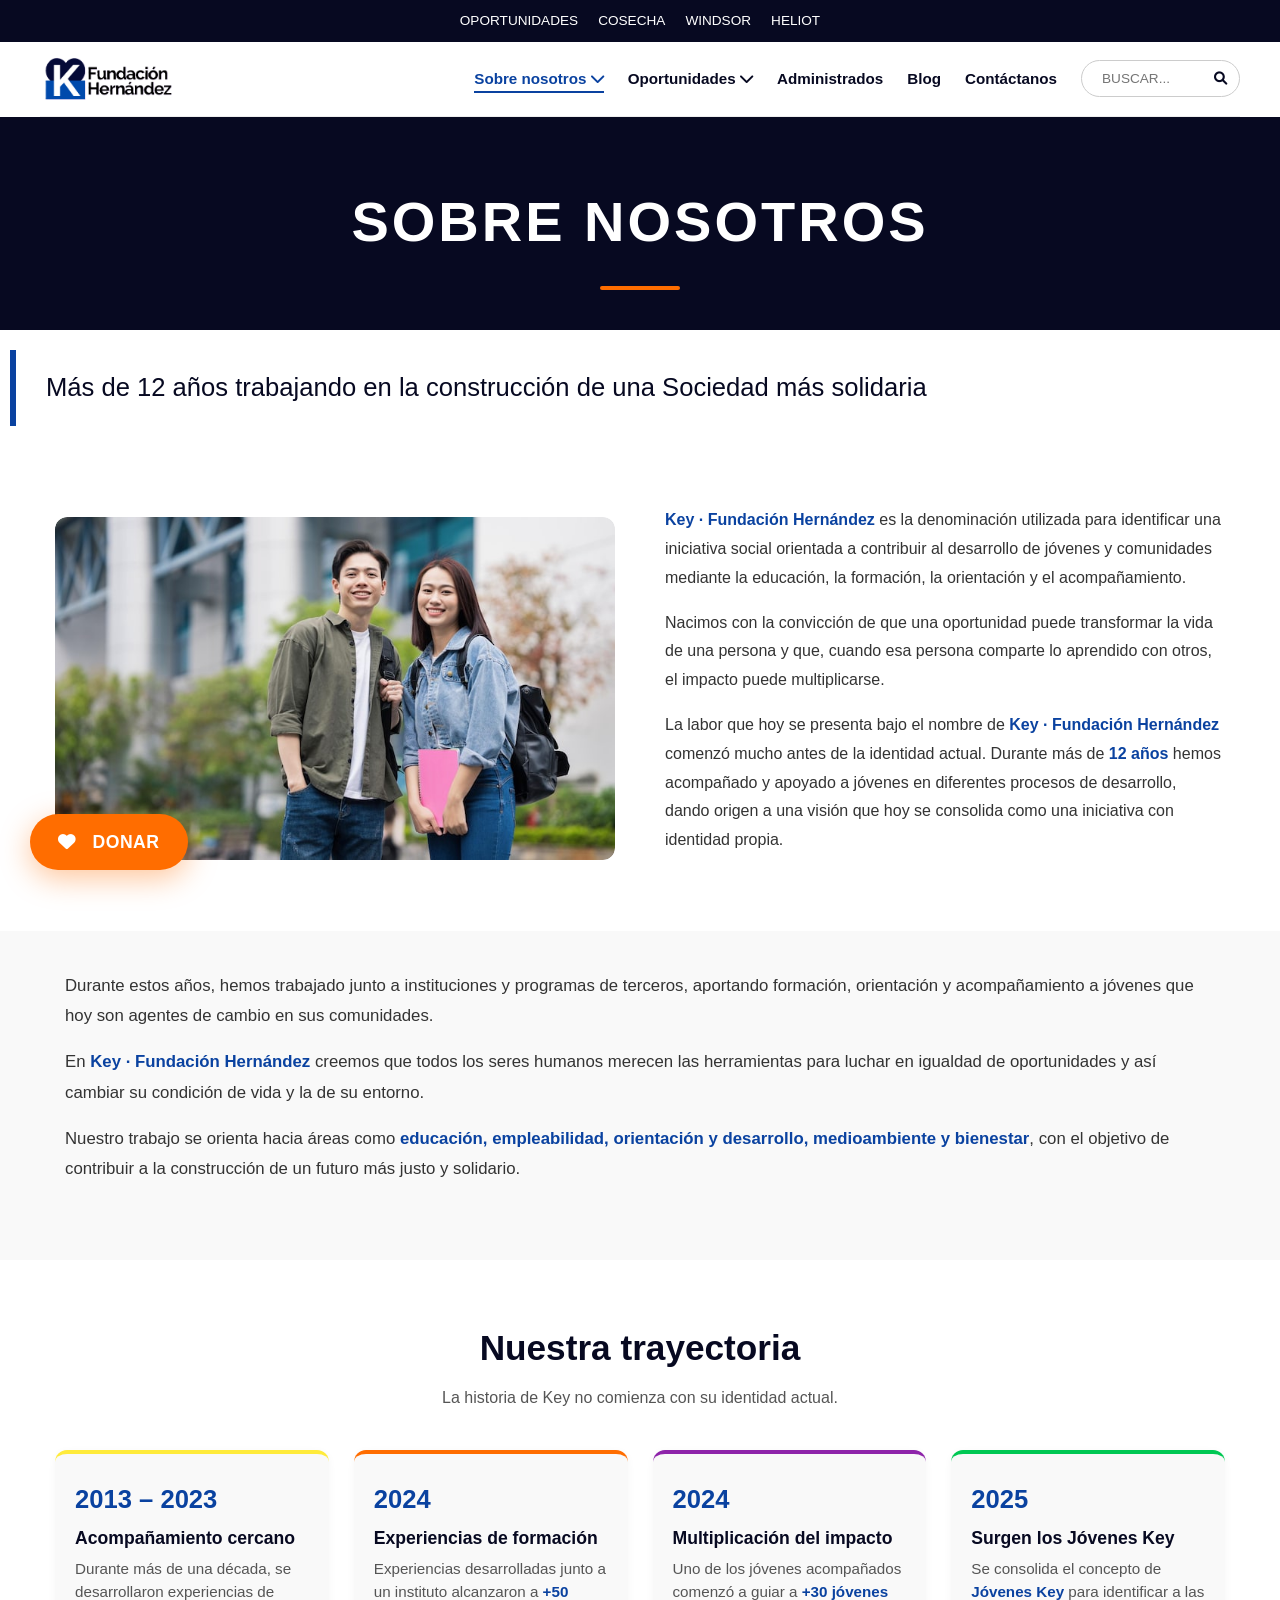
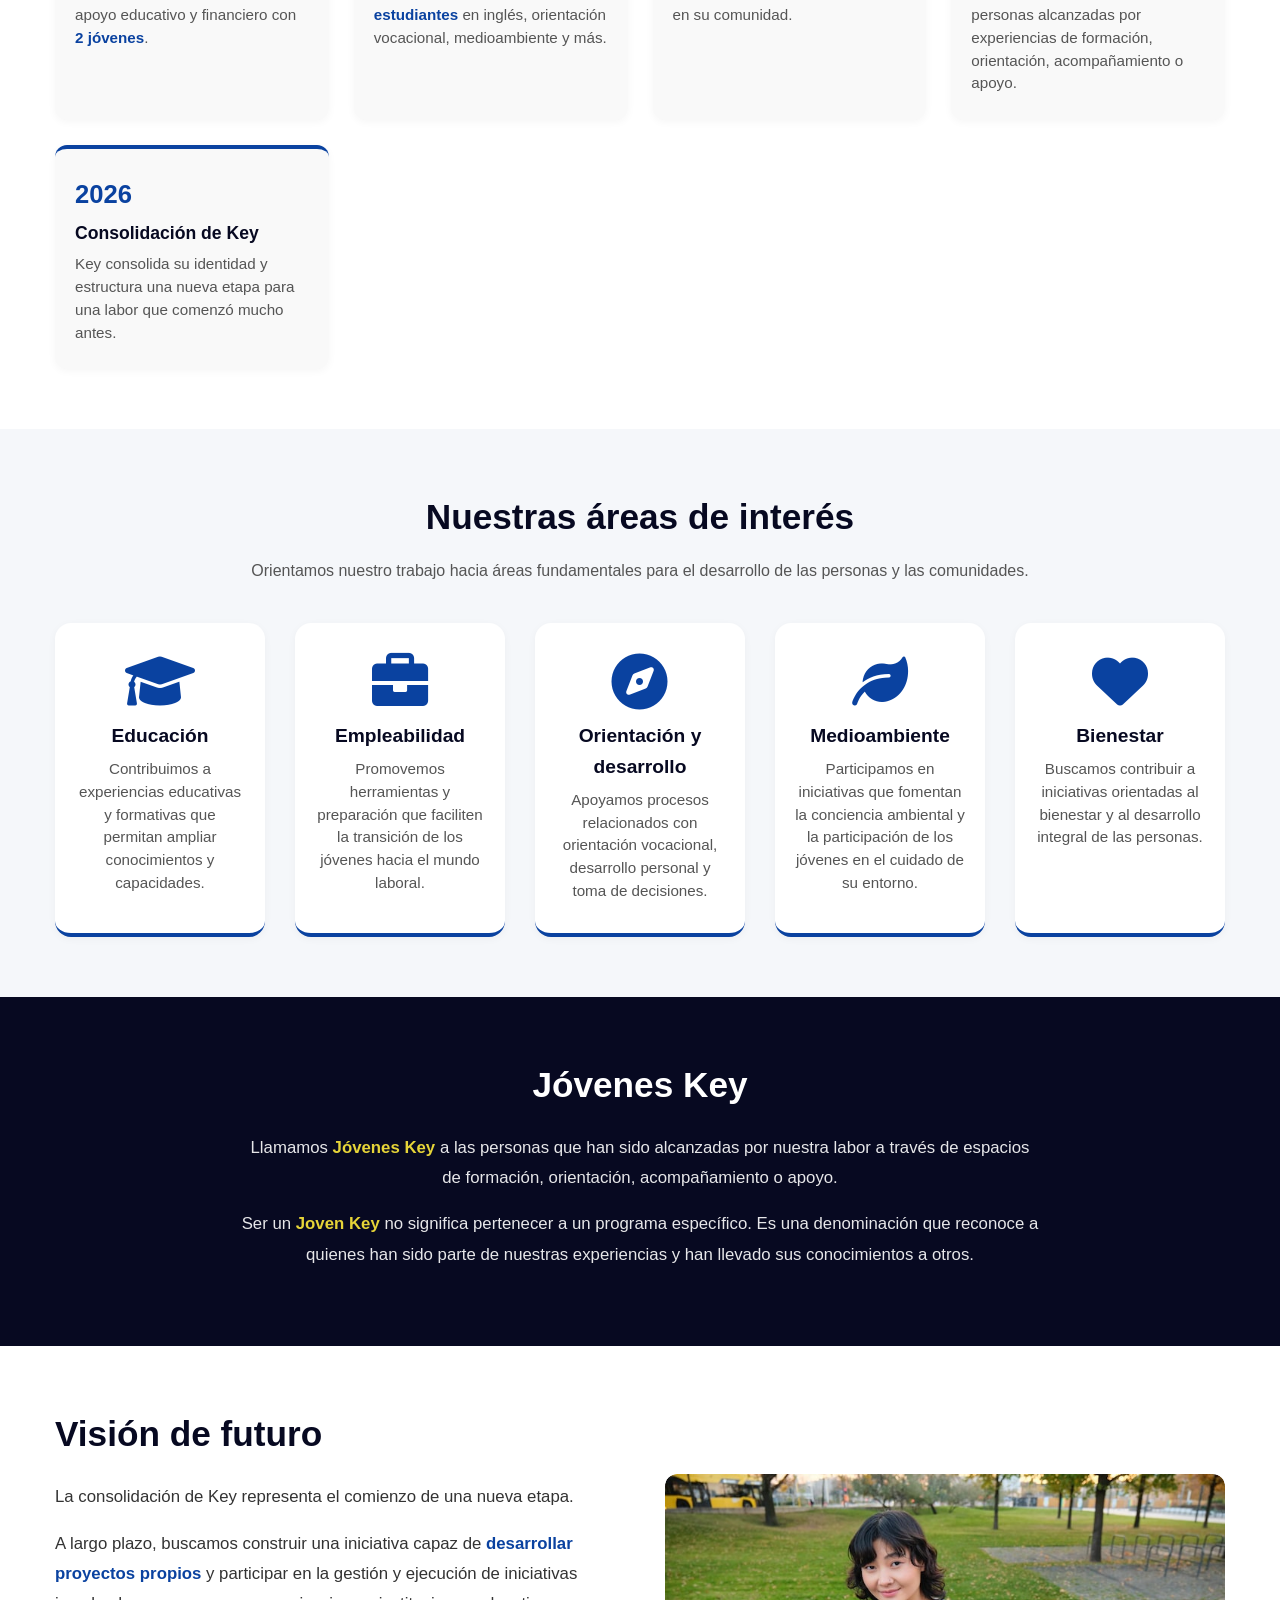
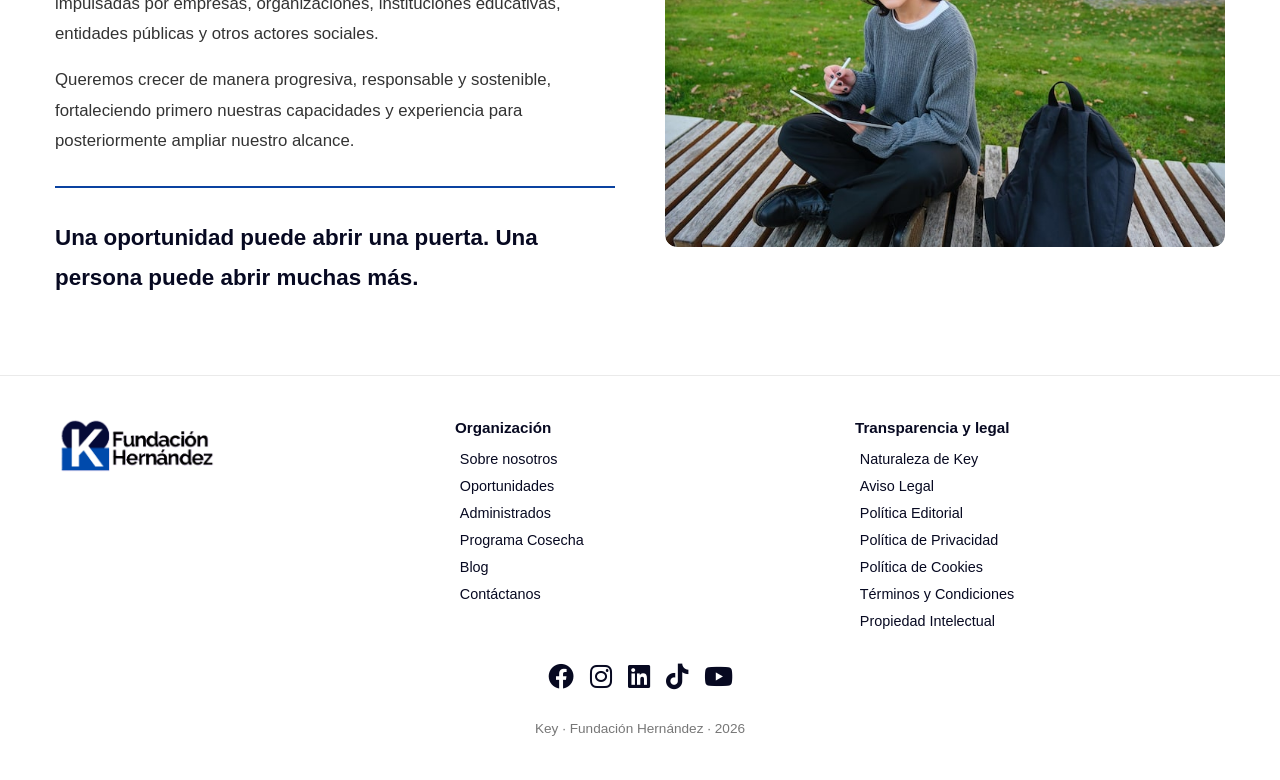
<file: sobre-nosotros.html>
<!doctype html>
<html lang="es">
<head>
    <meta charset="UTF-8">
    <meta name="viewport" content="width=device-width, initial-scale=1">
    <title>Sobre nosotros · Key · Fundación Hernández</title>
    <meta name="description" content="Conoce la trayectoria, propósito y visión de Key · Fundación Hernández.">
    <link rel="icon" href="./assets/logo-simbolo.png" type="image/png">
    <link rel="stylesheet" href="https://cdnjs.cloudflare.com/ajax/libs/font-awesome/6.0.0-beta3/css/all.min.css">
    <link rel="stylesheet" href="https://cdn.jsdelivr.net/npm/swiper@8/swiper-bundle.min.css">
    <link rel="stylesheet" href="styles.css">
</head>
<body>

<!-- ===== HEADER ===== -->
<header>
    <div class="top-bar">
        <div class="container top-bar-inner">
            <div class="menu-sup">
                <a href="oportunidades.html">OPORTUNIDADES</a>
                <a href="cosecha.html">COSECHA</a>
                <a href="https://windsor-one.github.io/windsor/" target="_blank" rel="noopener noreferrer">WINDSOR</a>
                <a href="https://windsor-one.github.io/Heliot-Media/" target="_blank" rel="noopener noreferrer">HELIOT</a>
            </div>
        </div>
    </div>
    <div class="main-header container">
        <div class="logo">
            <a href="index.html"><img src="./assets/logo-horizontal.png" alt="Key · Fundación Hernández"></a>
        </div>
        <div class="menu-toggle" id="menuToggle"><i class="fas fa-bars"></i></div>
        <nav class="nav-principal" id="mainNav">
            <div class="submenu">
                <a href="sobre-nosotros.html" class="active">Sobre nosotros <i class="fas fa-chevron-down"></i></a>
                <div class="submenu-content">
                    <a href="sobre-nosotros.html#trayectoria">Nuestra Trayectoria</a>
                    <a href="sobre-nosotros.html#areas">Áreas de Interés</a>
                    <a href="sobre-nosotros.html#jovenes-key">Jóvenes Key</a>
                    <a href="sobre-nosotros.html#vision">Visión de Futuro</a>
                </div>
            </div>
            <div class="submenu">
                <a href="oportunidades.html">Oportunidades <i class="fas fa-chevron-down"></i></a>
                <div class="submenu-content">
                    <a href="oportunidades.html#empleo">Empleo</a>
                    <a href="oportunidades.html#educacion">Educación y formación</a>
                    <a href="oportunidades.html#becas">Becas y oportunidades</a>
                </div>
            </div>
            <a href="administrados.html">Administrados</a>
            <a href="blog.html">Blog</a>
            <a href="contactanos.html">Contáctanos</a>
            <div class="search-box">
                <input type="text" placeholder="BUSCAR...">
                <button><i class="fas fa-search"></i></button>
            </div>
        </nav>
    </div>
</header>

<!-- ===== HERO SOBRE NOSOTROS ===== -->
<section class="page-hero">
    <div class="container">
        <h1>SOBRE NOSOTROS</h1>
        <div class="hero-line"></div>
    </div>
</section>

<!-- ===== FRASE DESTACADA ===== -->
<section class="frase-destacada" style="background: transparent; padding: 20px 0;">
    <div style="max-width: 100%; padding: 0 10px;">
        <blockquote style="border-left: 6px solid var(--secondary); padding: 20px 30px; text-align: left; max-width: 100%; margin: 0;">
            <p style="font-size: 1.6rem; font-weight: 300; line-height: 1.4; color: var(--primary); margin-bottom: 0;">Más de 12 años trabajando en la construcción de una Sociedad más solidaria</p>
        </blockquote>
    </div>
</section>

<!-- ===== INTRODUCCIÓN ===== -->
<section class="intro-dos-columnas">
    <div class="container">
        <div class="intro-grid">
            <div class="intro-imagen" style="order: 1;">
                <img src="./assets/imagen1-sn.png" alt="Key · Fundación Hernández - Introducción" style="width: 100%; height: auto; border-radius: 12px; min-height: 300px; object-fit: cover;">
            </div>
            <div class="intro-texto" style="order: 2;">
                <p><strong>Key · Fundación Hernández</strong> es la denominación utilizada para identificar una iniciativa social orientada a contribuir al desarrollo de jóvenes y comunidades mediante la educación, la formación, la orientación y el acompañamiento.</p>
                <p>Nacimos con la convicción de que una oportunidad puede transformar la vida de una persona y que, cuando esa persona comparte lo aprendido con otros, el impacto puede multiplicarse.</p>
                <p>La labor que hoy se presenta bajo el nombre de <strong>Key · Fundación Hernández</strong> comenzó mucho antes de la identidad actual. Durante más de <strong>12 años</strong> hemos acompañado y apoyado a jóvenes en diferentes procesos de desarrollo, dando origen a una visión que hoy se consolida como una iniciativa con identidad propia.</p>
            </div>
        </div>
    </div>
</section>

<!-- ===== TEXTO ADICIONAL ===== -->
<section class="texto-adicional">
    <div class="container">
        <div class="texto-adicional-content" style="max-width: 100%; padding: 0 10px;">
            <p>Durante estos años, hemos trabajado junto a instituciones y programas de terceros, aportando formación, orientación y acompañamiento a jóvenes que hoy son agentes de cambio en sus comunidades.</p>
            <p>En <strong>Key · Fundación Hernández</strong> creemos que todos los seres humanos merecen las herramientas para luchar en igualdad de oportunidades y así cambiar su condición de vida y la de su entorno.</p>
            <p>Nuestro trabajo se orienta hacia áreas como <strong>educación, empleabilidad, orientación y desarrollo, medioambiente y bienestar</strong>, con el objetivo de contribuir a la construcción de un futuro más justo y solidario.</p>
        </div>
    </div>
</section>

<!-- ===== TRAYECTORIA ===== -->
<section class="trayectoria-resumida" id="trayectoria">
    <div class="container">
        <h2>Nuestra trayectoria</h2>
        <p class="sub">La historia de Key no comienza con su identidad actual.</p>
        <div class="trayectoria-grid">
            <div class="trayectoria-item" style="border-top-color: var(--yellow);">
                <div class="year">2013 – 2023</div>
                <div class="title">Acompañamiento cercano</div>
                <div class="desc">Durante más de una década, se desarrollaron experiencias de apoyo educativo y financiero con <strong>2 jóvenes</strong>.</div>
            </div>
            <div class="trayectoria-item" style="border-top-color: var(--orange);">
                <div class="year">2024</div>
                <div class="title">Experiencias de formación</div>
                <div class="desc">Experiencias desarrolladas junto a un instituto alcanzaron a <strong>+50 estudiantes</strong> en inglés, orientación vocacional, medioambiente y más.</div>
            </div>
            <div class="trayectoria-item" style="border-top-color: var(--purple);">
                <div class="year">2024</div>
                <div class="title">Multiplicación del impacto</div>
                <div class="desc">Uno de los jóvenes acompañados comenzó a guiar a <strong>+30 jóvenes</strong> en su comunidad.</div>
            </div>
            <div class="trayectoria-item" style="border-top-color: var(--green);">
                <div class="year">2025</div>
                <div class="title">Surgen los Jóvenes Key</div>
                <div class="desc">Se consolida el concepto de <strong>Jóvenes Key</strong> para identificar a las personas alcanzadas por experiencias de formación, orientación, acompañamiento o apoyo.</div>
            </div>
            <div class="trayectoria-item" style="border-top-color: var(--secondary);">
                <div class="year">2026</div>
                <div class="title">Consolidación de Key</div>
                <div class="desc">Key consolida su identidad y estructura una nueva etapa para una labor que comenzó mucho antes.</div>
            </div>
        </div>
    </div>
</section>

<!-- ===== ÁREAS ===== -->
<section class="areas-section" id="areas">
    <div class="container">
        <h2>Nuestras áreas de interés</h2>
        <p class="sub">Orientamos nuestro trabajo hacia áreas fundamentales para el desarrollo de las personas y las comunidades.</p>
        <div class="areas-grid">
            <div class="area-item">
                <i class="fas fa-graduation-cap"></i>
                <h4>Educación</h4>
                <p>Contribuimos a experiencias educativas y formativas que permitan ampliar conocimientos y capacidades.</p>
            </div>
            <div class="area-item">
                <i class="fas fa-briefcase"></i>
                <h4>Empleabilidad</h4>
                <p>Promovemos herramientas y preparación que faciliten la transición de los jóvenes hacia el mundo laboral.</p>
            </div>
            <div class="area-item">
                <i class="fas fa-compass"></i>
                <h4>Orientación y desarrollo</h4>
                <p>Apoyamos procesos relacionados con orientación vocacional, desarrollo personal y toma de decisiones.</p>
            </div>
            <div class="area-item">
                <i class="fas fa-leaf"></i>
                <h4>Medioambiente</h4>
                <p>Participamos en iniciativas que fomentan la conciencia ambiental y la participación de los jóvenes en el cuidado de su entorno.</p>
            </div>
            <div class="area-item">
                <i class="fas fa-heart"></i>
                <h4>Bienestar</h4>
                <p>Buscamos contribuir a iniciativas orientadas al bienestar y al desarrollo integral de las personas.</p>
            </div>
        </div>
    </div>
</section>

<!-- ===== JÓVENES KEY ===== -->
<section class="jovenes-key-section" id="jovenes-key">
    <div class="container">
        <div class="jovenes-key-block">
            <h2>Jóvenes Key</h2>
            <p>Llamamos <strong>Jóvenes Key</strong> a las personas que han sido alcanzadas por nuestra labor a través de espacios de formación, orientación, acompañamiento o apoyo.</p>
            <p>Ser un <strong>Joven Key</strong> no significa pertenecer a un programa específico. Es una denominación que reconoce a quienes han sido parte de nuestras experiencias y han llevado sus conocimientos a otros.</p>
        </div>
    </div>
</section>

<!-- ===== VISIÓN ===== -->
<section class="vision-section" id="vision" style="background: #fff; padding: 60px 0; text-align: left;">
    <div class="container">
        <div class="vision-grid" style="display: grid; grid-template-columns: 1fr 1fr; gap: 50px; align-items: center;">
            <div class="vision-text" style="order: 1;">
                <h2 style="font-size: 2.2rem; color: var(--primary); margin-bottom: 20px;">Visión de futuro</h2>
                <p style="font-size: 1.05rem; color: #333; line-height: 1.8; margin-bottom: 16px;">La consolidación de Key representa el comienzo de una nueva etapa.</p>
                <p style="font-size: 1.05rem; color: #333; line-height: 1.8; margin-bottom: 16px;">A largo plazo, buscamos construir una iniciativa capaz de <strong>desarrollar proyectos propios</strong> y participar en la gestión y ejecución de iniciativas impulsadas por empresas, organizaciones, instituciones educativas, entidades públicas y otros actores sociales.</p>
                <p style="font-size: 1.05rem; color: #333; line-height: 1.8; margin-bottom: 16px;">Queremos crecer de manera progresiva, responsable y sostenible, fortaleciendo primero nuestras capacidades y experiencia para posteriormente ampliar nuestro alcance.</p>
                <div class="vision-footer" style="margin-top: 30px; border-top: 2px solid var(--secondary); padding-top: 30px;">
                    <p class="frase-final" style="font-size: 1.4rem; font-weight: 600; color: var(--primary);">Una oportunidad puede abrir una puerta. Una persona puede abrir muchas más.</p>
                </div>
            </div>
            <div class="vision-imagen" style="order: 2;">
                <img src="./assets/imagen2-sn.png" alt="Visión de futuro · Key" style="width: 100%; height: auto; border-radius: 12px; min-height: 300px; object-fit: cover;">
            </div>
        </div>
    </div>
</section>

<!-- ===== FOOTER ===== -->
<footer class="footer">
    <div class="container footer-grid">
        <div class="col-logo">
            <a href="index.html"><img src="./assets/logo-horizontal.png" alt="Key · Fundación Hernández"></a>
        </div>
        <div class="col-enlaces">
            <p><strong>Organización</strong></p>
            <a href="sobre-nosotros.html">Sobre nosotros</a>
            <a href="oportunidades.html">Oportunidades</a>
            <a href="administrados.html">Administrados</a>
            <a href="cosecha.html">Programa Cosecha</a>
            <a href="blog.html">Blog</a>
            <a href="contactanos.html">Contáctanos</a>
        </div>
        <div class="col-enlaces">
            <p><strong>Transparencia y legal</strong></p>
            <a href="legal.html#naturaleza">Naturaleza de Key</a>
            <a href="legal.html#aviso-legal">Aviso Legal</a>
            <a href="legal.html#politica-editorial">Política Editorial</a>
            <a href="legal.html#politica-privacidad">Política de Privacidad</a>
            <a href="legal.html#politica-cookies">Política de Cookies</a>
            <a href="legal.html#terminos-condiciones">Términos y Condiciones</a>
            <a href="legal.html#propiedad-intelectual">Propiedad Intelectual</a>
        </div>
    </div>
    <div class="social">
        <a href="#"><i class="fab fa-facebook"></i></a>
        <a href="#"><i class="fab fa-instagram"></i></a>
        <a href="#"><i class="fab fa-linkedin"></i></a>
        <a href="#"><i class="fab fa-tiktok"></i></a>
        <a href="#"><i class="fab fa-youtube"></i></a>
    </div>
    <div class="copyright">Key · Fundación Hernández · 2026</div>
</footer>

<script src="https://cdn.jsdelivr.net/npm/swiper@8/swiper-bundle.min.js"></script>
<script src="script.js"></script>
</body>
</html>
</file>
<file: styles.css>
/* ===== RESET Y VARIABLES ===== */
* {
    margin: 0;
    padding: 0;
    box-sizing: border-box;
}

:root {
    --primary: #070921;
    --secondary: #0A42A0;
    --yellow: #FFEB3B;
    --orange: #FF6D00;
    --purple: #8E24AA;
    --green: #00C853;
    --gray: #717c7d;
    --bg: #ffffff;
    --font: 'Segoe UI', Roboto, Helvetica, Arial, sans-serif;
    --transition-smooth: cubic-bezier(0.25, 0.46, 0.45, 0.94);
    --shadow-hover: 0 20px 40px rgba(0, 0, 0, 0.12);
}

body {
    font-family: var(--font);
    background: var(--bg);
    color: var(--primary);
    line-height: 1.6;
    overflow-x: hidden;
}

a {
    text-decoration: none;
    color: inherit;
}
img {
    max-width: 100%;
    display: block;
}

.container {
    max-width: 1200px;
    margin: 0 auto;
    padding: 0 15px;
}

/* ============================================================
   ANIMACIONES GLOBALES (solo entrada suave, sin brillos)
   ============================================================ */

@keyframes fadeUp {
    from {
        opacity: 0;
        transform: translateY(30px);
    }
    to {
        opacity: 1;
        transform: translateY(0);
    }
}

section {
    animation: fadeUp 0.8s var(--transition-smooth) both;
}
section:nth-child(2) { animation-delay: 0.1s; }
section:nth-child(3) { animation-delay: 0.2s; }
section:nth-child(4) { animation-delay: 0.3s; }
section:nth-child(5) { animation-delay: 0.4s; }
section:nth-child(6) { animation-delay: 0.5s; }
section:nth-child(7) { animation-delay: 0.6s; }

/* ===== HEADER ===== */
.top-bar {
    background: var(--primary);
    color: #fff;
    padding: 6px 0;
    position: relative;
    z-index: 1001;
}
.top-bar-inner {
    display: flex;
    justify-content: center;
    align-items: center;
    flex-wrap: wrap;
    position: relative;
}
.top-bar .menu-sup {
    display: flex;
    gap: 20px;
    font-size: 0.85rem;
    font-weight: 500;
}
.top-bar .menu-sup a {
    position: relative;
    padding: 4px 0;
    transition: color 0.3s ease;
}
.top-bar .menu-sup a::after {
    content: '';
    position: absolute;
    bottom: 0;
    left: 50%;
    width: 0;
    height: 2px;
    background: var(--yellow);
    transition: all 0.3s var(--transition-smooth);
    transform: translateX(-50%);
}
.top-bar .menu-sup a:hover {
    color: var(--yellow);
}
.top-bar .menu-sup a:hover::after {
    width: 100%;
}
.top-bar .menu-sup a[style*="color: var(--yellow)"]::after {
    width: 100%;
}

.main-header {
    display: flex;
    align-items: center;
    justify-content: space-between;
    padding: 12px 0;
    background: #fff;
    border-bottom: 1px solid #eee;
    flex-wrap: wrap;
    position: relative;
    z-index: 1000;
}
.logo img {
    height: 50px;
    transition: transform 0.4s var(--transition-smooth);
}
.logo:hover img {
    transform: scale(1.03);
}

/* ===== MENÚ PRINCIPAL ===== */
.nav-principal {
    display: flex;
    gap: 24px;
    align-items: center;
    font-weight: 600;
    flex-wrap: wrap;
}
.nav-principal a {
    font-size: 0.95rem;
    color: var(--primary);
    transition: color 0.3s ease, transform 0.3s ease;
    position: relative;
    padding: 4px 0;
}
.nav-principal a::after {
    content: '';
    position: absolute;
    bottom: -2px;
    left: 0;
    width: 0;
    height: 2px;
    background: var(--secondary);
    transition: width 0.3s var(--transition-smooth);
}
.nav-principal a:hover {
    color: var(--secondary);
    transform: translateY(-1px);
}
.nav-principal a:hover::after {
    width: 100%;
}
.nav-principal a.active {
    color: var(--secondary);
}
.nav-principal a.active::after {
    width: 100%;
}

/* Submenú */
.nav-principal .submenu {
    position: relative;
}
.nav-principal .submenu-content {
    display: none;
    position: absolute;
    background: #fff;
    box-shadow: 0 8px 16px rgba(0,0,0,0.1);
    padding: 12px 0;
    min-width: 200px;
    border-radius: 6px;
    top: 100%;
    left: 0;
    z-index: 100;
    opacity: 0;
    transform: translateY(10px);
    transition: opacity 0.3s ease, transform 0.3s ease;
    pointer-events: none;
}
.nav-principal .submenu:hover .submenu-content {
    display: block;
    opacity: 1;
    transform: translateY(0);
    pointer-events: auto;
}
.nav-principal .submenu-content a {
    display: block;
    padding: 6px 20px;
    font-weight: 400;
    font-size: 0.9rem;
}
.nav-principal .submenu-content a::after {
    display: none;
}
.nav-principal .submenu-content a:hover {
    background: var(--yellow);
    color: var(--primary);
    transform: translateX(4px);
    transition: transform 0.2s ease;
}

/* Search box */
.search-box {
    display: flex;
    align-items: center;
    border: 1px solid #ccc;
    border-radius: 30px;
    padding: 4px 12px;
    transition: border-color 0.3s ease, box-shadow 0.3s ease;
}
.search-box:hover {
    border-color: var(--secondary);
    box-shadow: 0 0 0 3px rgba(10, 66, 160, 0.1);
}
.search-box input {
    border: none;
    outline: none;
    padding: 6px 8px;
    font-size: 0.85rem;
    background: transparent;
    width: 120px;
}
.search-box button {
    background: none;
    border: none;
    cursor: pointer;
    color: var(--primary);
    transition: color 0.3s ease, transform 0.3s ease;
}
.search-box button:hover {
    color: var(--secondary);
    transform: scale(1.1);
}
.menu-toggle {
    display: none;
    font-size: 1.8rem;
    cursor: pointer;
    transition: transform 0.3s ease;
}
.menu-toggle:hover {
    transform: rotate(90deg);
}

/* ===== HERO (INDEX) ===== */
.hero {
    background: #f5f7fa;
    padding: 40px 0;
}
.hero-inner {
    display: flex;
    flex-wrap: wrap;
    align-items: center;
    gap: 30px;
}
.hero-text {
    flex: 1;
    min-width: 280px;
}
.hero-text h2 {
    font-size: 2.2rem;
    font-weight: 300;
    line-height: 1.2;
}
.hero-text h2 strong {
    font-weight: 700;
    color: var(--secondary);
    text-decoration: underline;
    text-underline-offset: 8px;
    transition: color 0.3s ease;
}
.hero-text h2 strong:hover {
    color: var(--orange);
}
.hero-text .btn {
    display: inline-block;
    margin-top: 20px;
    background: var(--secondary);
    color: #fff;
    padding: 12px 32px;
    border-radius: 40px;
    font-weight: 600;
    transition: all 0.3s var(--transition-smooth);
}
.hero-text .btn:hover {
    background: var(--primary);
    transform: translateY(-3px) scale(1.02);
    box-shadow: 0 12px 24px rgba(10, 66, 160, 0.3);
}
.hero-slider {
    flex: 1;
    min-width: 280px;
}
.slide-bg {
    height: 250px;
    border-radius: 12px;
    display: flex;
    align-items: center;
    justify-content: center;
    color: #fff;
    text-align: center;
    position: relative;
    overflow: hidden;
    transition: transform 0.4s var(--transition-smooth);
}
.slide-bg:hover {
    transform: scale(1.02);
}
.slide-bg-primary { background-color: var(--primary); }
.slide-bg-secondary { background-color: var(--secondary); }
.slide-bg-purple { background-color: var(--purple); }

.slide-content {
    display: flex;
    flex-direction: column;
    align-items: center;
    justify-content: center;
    gap: 12px;
    position: relative;
    z-index: 1;
}
.slide-title {
    font-size: 1.4rem;
    font-weight: 700;
    text-shadow: 0 2px 8px rgba(0,0,0,0.5);
    transition: transform 0.4s var(--transition-smooth);
}
.slide-bg:hover .slide-title {
    transform: scale(1.05);
}
.slide-btn {
    background: var(--orange);
    color: #fff;
    padding: 8px 24px;
    border-radius: 40px;
    font-weight: 600;
    transition: all 0.3s var(--transition-smooth);
}
.slide-btn:hover {
    background: var(--yellow);
    color: var(--primary);
    transform: scale(1.05) translateY(-2px);
    box-shadow: 0 8px 20px rgba(255, 109, 0, 0.4);
}
.swiper-button-next, .swiper-button-prev {
    color: #fff;
    background: rgba(0,0,0,0.3);
    padding: 16px;
    border-radius: 50%;
    width: 44px;
    height: 44px;
    transition: all 0.3s ease;
}
.swiper-button-next:hover, .swiper-button-prev:hover {
    background: rgba(0,0,0,0.6);
    transform: scale(1.1);
}
.swiper-button-next:after, .swiper-button-prev:after {
    font-size: 18px;
}
.swiper-pagination-bullet {
    background: rgba(255,255,255,0.6);
    transition: all 0.3s ease;
}
.swiper-pagination-bullet-active {
    background: var(--orange);
    transform: scale(1.3);
}

/* ===== TARJETAS (cards) ===== */
.cards {
    padding: 50px 0;
    background: #f9f9f9;
}
.cards-grid {
    display: grid;
    grid-template-columns: repeat(auto-fit, minmax(280px, 1fr));
    gap: 30px;
}
.card {
    background: #fff;
    border-radius: 16px;
    padding: 30px 20px;
    box-shadow: 0 4px 12px rgba(0,0,0,0.05);
    text-align: center;
    transition: all 0.4s var(--transition-smooth);
    border-top: 4px solid var(--secondary);
    display: flex;
    flex-direction: column;
    justify-content: space-between;
}
.card:hover {
    transform: translateY(-8px) scale(1.01);
    box-shadow: var(--shadow-hover);
}
.card h3 {
    font-size: 1.5rem;
    margin-bottom: 10px;
    color: var(--primary);
    transition: color 0.3s ease;
}
.card:hover h3 {
    color: var(--secondary);
}
.card p {
    color: #333;
    margin-bottom: 18px;
    text-align: left;
    flex-grow: 1;
}
.card p strong {
    color: var(--secondary);
}
.card .btn-small {
    background: var(--secondary);
    color: #fff;
    padding: 8px 24px;
    border-radius: 40px;
    display: inline-block;
    font-weight: 500;
    align-self: center;
    transition: all 0.3s var(--transition-smooth);
}
.card .btn-small:hover {
    background: var(--primary);
    transform: translateY(-2px) scale(1.05);
    box-shadow: 0 8px 20px rgba(10, 66, 160, 0.3);
}

/* ===== PROGRAMA COSECHA (bloque en index) ===== */
.programa-cosecha {
    background: var(--primary);
    color: #fff;
    padding: 50px 0;
    text-align: center;
    position: relative;
}
.programa-cosecha h2 {
    font-size: 2.5rem;
    font-weight: 300;
    margin-bottom: 8px;
}
.programa-cosecha h2::after {
    content: '🌽';
    display: inline-block;
    margin-left: 12px;
    animation: float 3s ease-in-out infinite;
}
@keyframes float {
    0%, 100% { transform: translateY(0) rotate(-5deg); }
    50% { transform: translateY(-8px) rotate(5deg); }
}
.programa-cosecha .eslogan {
    font-size: 1.8rem;
    font-weight: 700;
    color: var(--yellow);
    font-style: italic;
    margin-bottom: 16px;
}
.programa-cosecha p {
    max-width: 700px;
    margin: 0 auto 24px;
    font-size: 1.1rem;
    line-height: 1.6;
    opacity: 0.9;
}
.programa-cosecha .btn {
    display: inline-block;
    background: var(--yellow);
    color: var(--primary);
    padding: 12px 36px;
    border-radius: 40px;
    font-weight: 700;
    transition: all 0.4s var(--transition-smooth);
}
.programa-cosecha .btn:hover {
    transform: translateY(-3px) scale(1.03);
    box-shadow: 0 12px 30px rgba(255,235,59,0.3);
}

/* ===== NUESTRO ALCANCE ===== */
.pilares {
    padding: 50px 0;
    text-align: center;
}
.pilares h2 {
    font-size: 2rem;
    margin-bottom: 4px;
    color: var(--primary);
}
.pilares .sub {
    color: #555;
    margin-bottom: 30px;
}
.pilares-grid {
    display: grid;
    grid-template-columns: repeat(auto-fit, minmax(180px, 1fr));
    gap: 30px;
}
.pilar-item {
    padding: 20px 10px;
    border-radius: 12px;
    transition: all 0.4s var(--transition-smooth);
    cursor: default;
}
.pilar-item:hover {
    transform: translateY(-6px);
    background: rgba(10,66,160,0.04);
}
.pilar-icon {
    font-size: 4rem;
    color: var(--secondary);
    display: block;
    margin: 0 auto 12px;
    transition: all 0.4s var(--transition-smooth);
}
.pilar-item:hover .pilar-icon {
    transform: scale(1.15) rotate(-6deg);
    color: var(--orange);
}
.pilar-item h4 {
    font-size: 1.2rem;
    color: var(--primary);
    margin-bottom: 6px;
}
.pilar-item .numero {
    font-size: 3.2rem;
    font-weight: 700;
    color: var(--secondary);
    display: inline-block;
    line-height: 1.2;
    transition: color 0.3s ease;
}
.pilar-item:hover .numero {
    color: var(--orange);
}
.pilar-item .label {
    font-size: 0.9rem;
    color: #555;
    margin-top: 4px;
}

/* ===== TRAYECTORIA (carrusel) ===== */
.historias {
    background: #f0f4f8;
    padding: 50px 0 70px;
    text-align: center;
}
.historias h2 {
    font-size: 2rem;
    margin-bottom: 4px;
    color: var(--primary);
}
.historias .sub {
    color: #555;
    margin-bottom: 30px;
}
.swiper-wrapper-container {
    position: relative;
}
.historias .swiper-slide {
    border-radius: 12px;
    overflow: hidden;
    box-shadow: 0 4px 10px rgba(0,0,0,0.08);
    height: auto;
}
.timeline-slide {
    background: transparent !important;
    box-shadow: none !important;
}
.timeline-content {
    padding: 40px 30px;
    border-radius: 16px;
    color: #fff;
    text-align: left;
    min-height: 220px;
    display: flex;
    flex-direction: column;
    justify-content: center;
    box-shadow: 0 4px 15px rgba(0,0,0,0.15);
    transition: all 0.4s var(--transition-smooth);
}
.timeline-content:hover {
    transform: scale(1.03) translateY(-4px);
    box-shadow: 0 12px 35px rgba(0,0,0,0.2);
}
.bg-yellow {
    background-color: var(--yellow);
    color: var(--primary);
}
.bg-yellow .timeline-year {
    color: var(--primary);
}
.bg-orange {
    background-color: var(--orange);
    color: #fff;
}
.bg-purple {
    background-color: var(--purple);
    color: #fff;
}
.bg-green {
    background-color: var(--green);
    color: #fff;
}
.bg-secondary {
    background-color: var(--secondary);
    color: #fff;
}
.timeline-year {
    font-size: 2.8rem;
    font-weight: 800;
    line-height: 1;
    margin-bottom: 8px;
    transition: transform 0.4s var(--transition-smooth);
}
.timeline-content:hover .timeline-year {
    transform: scale(1.05);
}
.bg-yellow .timeline-year {
    color: var(--primary);
}
.timeline-title {
    font-size: 1.4rem;
    font-weight: 700;
    margin-bottom: 8px;
}
.timeline-desc {
    font-size: 0.95rem;
    opacity: 0.9;
    line-height: 1.5;
}
.timeline-desc strong {
    opacity: 1;
    font-weight: 700;
}
.swiper-pagination-historias {
    margin-top: 25px;
    display: flex;
    justify-content: center;
    gap: 8px;
}
.swiper-pagination-historias .swiper-pagination-bullet {
    width: 12px;
    height: 12px;
    background: var(--secondary);
    opacity: 0.4;
    border-radius: 50%;
    transition: all 0.3s ease;
    cursor: pointer;
}
.swiper-pagination-historias .swiper-pagination-bullet:hover {
    opacity: 0.8;
    transform: scale(1.2);
}
.swiper-pagination-historias .swiper-pagination-bullet-active {
    background: var(--orange);
    opacity: 1;
    transform: scale(1.3);
}

/* ============================================================
   PÁGINA SOBRE NOSOTROS
   ============================================================ */
.page-hero {
    background-color: var(--primary);
    color: #fff;
    padding: 60px 0 40px;
    text-align: center;
}
.page-hero h1 {
    font-size: 3.5rem;
    font-weight: 700;
    letter-spacing: 3px;
}
.hero-line {
    width: 80px;
    height: 4px;
    background-color: var(--orange);
    margin: 20px auto 0;
    border-radius: 2px;
    transition: width 0.6s var(--transition-smooth);
}
.page-hero:hover .hero-line {
    width: 120px;
}
.page-hero .hero-subtitle {
    font-size: 1.2rem;
    opacity: 0.8;
    margin-top: 10px;
}

.frase-destacada {
    padding: 20px 0;
    background: transparent;
}
.frase-destacada blockquote {
    border-left: 6px solid var(--secondary);
    padding: 20px 30px;
    text-align: left;
    max-width: 100%;
    margin: 0;
    transition: border-color 0.3s ease, transform 0.3s ease;
}
.frase-destacada blockquote:hover {
    border-left-color: var(--orange);
    transform: translateX(6px);
}
.frase-destacada blockquote p {
    font-size: 1.6rem;
    font-weight: 300;
    line-height: 1.4;
    color: var(--primary);
    margin-bottom: 0;
}

.intro-dos-columnas {
    padding: 60px 0;
    background: #fff;
}
.intro-grid {
    display: grid;
    grid-template-columns: 1fr 1fr;
    gap: 50px;
    align-items: center;
}
.intro-imagen {
    overflow: hidden;
    border-radius: 12px;
}
.intro-imagen img {
    transition: all 0.6s var(--transition-smooth);
}
.intro-imagen:hover img {
    transform: scale(1.04);
}
.intro-texto p {
    color: #333;
    line-height: 1.8;
    margin-bottom: 16px;
}
.intro-texto p strong {
    color: var(--secondary);
    transition: color 0.3s ease;
}
.intro-texto p strong:hover {
    color: var(--orange);
}

.texto-adicional {
    padding: 40px 0 60px;
    background: #f9f9f9;
}
.texto-adicional-content {
    max-width: 100%;
    padding: 0 10px;
}
.texto-adicional-content p {
    color: #333;
    line-height: 1.8;
    margin-bottom: 16px;
    font-size: 1.05rem;
}
.texto-adicional-content p strong {
    color: var(--secondary);
    transition: color 0.3s ease;
}
.texto-adicional-content p strong:hover {
    color: var(--orange);
}

.trayectoria-resumida {
    padding: 60px 0;
    background: #fff;
    text-align: center;
}
.trayectoria-resumida h2 {
    font-size: 2.2rem;
    color: var(--primary);
    margin-bottom: 8px;
}
.trayectoria-resumida .sub {
    color: #555;
    margin-bottom: 40px;
}
.trayectoria-grid {
    display: grid;
    grid-template-columns: repeat(auto-fit, minmax(220px, 1fr));
    gap: 25px;
    text-align: left;
}
.trayectoria-item {
    background: #f9f9f9;
    border-radius: 12px;
    padding: 25px 20px;
    box-shadow: 0 2px 8px rgba(0,0,0,0.04);
    border-top: 4px solid var(--secondary);
    transition: all 0.4s var(--transition-smooth);
}
.trayectoria-item:hover {
    transform: translateY(-6px) scale(1.01);
    box-shadow: var(--shadow-hover);
    border-top-color: var(--orange);
}
.trayectoria-item .year {
    font-size: 1.6rem;
    font-weight: 800;
    color: var(--secondary);
    margin-bottom: 4px;
    transition: color 0.3s ease;
}
.trayectoria-item:hover .year {
    color: var(--orange);
}
.trayectoria-item .title {
    font-size: 1.1rem;
    font-weight: 700;
    color: var(--primary);
    margin-bottom: 6px;
}
.trayectoria-item .desc {
    color: #555;
    line-height: 1.5;
    font-size: 0.95rem;
}
.trayectoria-item .desc strong {
    color: var(--secondary);
    transition: color 0.3s ease;
}
.trayectoria-item:hover .desc strong {
    color: var(--orange);
}

.areas-section {
    padding: 60px 0;
    background: #f5f7fa;
    text-align: center;
}
.areas-section h2 {
    font-size: 2.2rem;
    color: var(--primary);
    margin-bottom: 12px;
}
.areas-section .sub {
    color: #555;
    margin-bottom: 40px;
}
.areas-grid {
    display: grid;
    grid-template-columns: repeat(auto-fit, minmax(200px, 1fr));
    gap: 30px;
}
.area-item {
    background: #fff;
    border-radius: 16px;
    padding: 30px 20px;
    transition: all 0.4s var(--transition-smooth);
    border-bottom: 4px solid var(--secondary);
    box-shadow: 0 2px 8px rgba(0,0,0,0.04);
}
.area-item:hover {
    transform: translateY(-8px) scale(1.02);
    box-shadow: var(--shadow-hover);
    border-bottom-color: var(--orange);
}
.area-item i {
    font-size: 3.5rem;
    color: var(--secondary);
    margin-bottom: 12px;
    transition: all 0.4s var(--transition-smooth);
}
.area-item:hover i {
    color: var(--orange);
    transform: scale(1.1) rotate(-6deg);
}
.area-item h4 {
    font-size: 1.2rem;
    color: var(--primary);
    margin-bottom: 6px;
}
.area-item p {
    color: #555;
    font-size: 0.95rem;
    line-height: 1.5;
}

.jovenes-key-section {
    background: var(--primary);
    color: #fff;
    padding: 60px 0;
    text-align: center;
}
.jovenes-key-block {
    max-width: 800px;
    margin: 0 auto;
}
.jovenes-key-block h2 {
    font-size: 2.2rem;
    margin-bottom: 20px;
}
.jovenes-key-block p {
    font-size: 1.05rem;
    line-height: 1.8;
    margin-bottom: 16px;
    opacity: 0.9;
}
.jovenes-key-block p strong {
    color: var(--yellow);
}

.vision-section {
    background: #fff;
    padding: 60px 0;
    text-align: left;
}
.vision-grid {
    display: grid;
    grid-template-columns: 1fr 1fr;
    gap: 50px;
    align-items: center;
}
.vision-imagen {
    overflow: hidden;
    border-radius: 12px;
}
.vision-imagen img {
    transition: all 0.6s var(--transition-smooth);
}
.vision-imagen:hover img {
    transform: scale(1.04);
}
.vision-text h2 {
    font-size: 2.2rem;
    color: var(--primary);
    margin-bottom: 20px;
    transition: color 0.3s ease;
}
.vision-text h2:hover {
    color: var(--secondary);
}
.vision-text p {
    font-size: 1.05rem;
    color: #333;
    line-height: 1.8;
    margin-bottom: 16px;
}
.vision-text p strong {
    color: var(--secondary);
    transition: color 0.3s ease;
}
.vision-text p strong:hover {
    color: var(--orange);
}
.vision-footer {
    margin-top: 30px;
    border-top: 2px solid var(--secondary);
    padding-top: 30px;
    transition: border-color 0.3s ease;
}
.vision-footer:hover {
    border-top-color: var(--orange);
}
.frase-final {
    font-size: 1.4rem;
    font-weight: 600;
    color: var(--primary);
    transition: color 0.3s ease;
}
.frase-final:hover {
    color: var(--secondary);
}

/* ============================================================
   PÁGINA OPORTUNIDADES
   ============================================================ */
.oportunidades-intro {
    padding: 30px 0 20px;
    background: #fff;
}
.oportunidades-section {
    padding: 50px 0;
    background: #fff;
}
.oportunidades-section:nth-child(odd) {
    background: #f9f9f9;
}
.section-title {
    font-size: 1.8rem;
    color: var(--primary);
    margin-bottom: 30px;
    text-align: left;
    border-bottom: 2px solid #eaeaea;
    padding-bottom: 12px;
    transition: border-color 0.3s ease;
}
.section-title:hover {
    border-bottom-color: var(--secondary);
}
.section-title i {
    transition: transform 0.4s var(--transition-smooth);
}
.section-title:hover i {
    transform: rotate(-10deg) scale(1.1);
}
.cards-grid {
    display: grid;
    grid-template-columns: repeat(auto-fit, minmax(280px, 1fr));
    gap: 30px;
}
.card-oportunidad {
    background: #fff;
    border-radius: 12px;
    padding: 30px 24px;
    box-shadow: 0 4px 12px rgba(0,0,0,0.05);
    text-align: center;
    transition: all 0.4s var(--transition-smooth);
    border-bottom: 4px solid var(--secondary);
    display: flex;
    flex-direction: column;
    align-items: center;
}
.card-oportunidad:hover {
    transform: translateY(-8px) scale(1.01);
    box-shadow: var(--shadow-hover);
    border-bottom-color: var(--orange);
}
.card-oportunidad-icon {
    width: 80px;
    height: 80px;
    border-radius: 50%;
    display: flex;
    align-items: center;
    justify-content: center;
    margin-bottom: 16px;
    color: #fff;
    font-size: 2.5rem;
    transition: all 0.4s var(--transition-smooth);
}
.card-oportunidad:hover .card-oportunidad-icon {
    transform: scale(1.1) rotate(-6deg);
    box-shadow: 0 8px 25px rgba(0,0,0,0.15);
}
.card-oportunidad h3 {
    font-size: 1.3rem;
    color: var(--primary);
    margin-bottom: 8px;
    transition: color 0.3s ease;
}
.card-oportunidad:hover h3 {
    color: var(--secondary);
}
.card-oportunidad p {
    color: #555;
    font-size: 0.95rem;
    line-height: 1.6;
    margin-bottom: 16px;
    flex-grow: 1;
}
.btn-conoce-mas {
    display: inline-block;
    background: var(--secondary);
    color: #fff;
    padding: 8px 24px;
    border-radius: 40px;
    font-weight: 600;
    font-size: 0.9rem;
    transition: all 0.3s var(--transition-smooth);
    border: none;
    cursor: pointer;
}
.btn-conoce-mas:hover {
    background: var(--primary);
    transform: translateY(-2px) scale(1.05);
    box-shadow: 0 8px 20px rgba(10, 66, 160, 0.3);
}
.btn-conoce-mas[style*="background: #ccc"] {
    cursor: default;
}
.btn-conoce-mas[style*="background: #ccc"]:hover {
    background: #ccc !important;
    transform: none !important;
    box-shadow: none !important;
}
.oportunidades-aviso {
    padding: 20px 0 30px;
    background: #fff;
}
.aviso-block {
    transition: all 0.3s var(--transition-smooth);
}
.aviso-block:hover {
    transform: translateX(4px);
    box-shadow: 0 4px 12px rgba(0,0,0,0.04);
}

/* ============================================================
   PÁGINA COSECHA
   ============================================================ */
.cosecha-destacado {
    background: var(--primary);
    color: #fff;
    padding: 40px 0;
    text-align: center;
}
.cosecha-destacado h2 {
    font-size: 2.8rem;
    font-weight: 300;
    margin-bottom: 8px;
}
.cosecha-destacado .eslogan {
    font-size: 2.2rem;
    font-weight: 700;
    color: var(--yellow);
    font-style: italic;
    margin-bottom: 20px;
}
.cosecha-destacado p {
    max-width: 800px;
    margin: 0 auto;
    font-size: 1.1rem;
    line-height: 1.6;
    opacity: 0.9;
}
.cosecha-grid {
    display: grid;
    grid-template-columns: repeat(auto-fit, minmax(280px, 1fr));
    gap: 30px;
    margin-top: 30px;
}
.cosecha-item {
    background: #fff;
    border-radius: 12px;
    padding: 30px 24px;
    box-shadow: 0 4px 12px rgba(0,0,0,0.05);
    border-top: 4px solid var(--secondary);
    transition: all 0.4s var(--transition-smooth);
}
.cosecha-item:hover {
    transform: translateY(-8px) scale(1.02);
    box-shadow: var(--shadow-hover);
    border-top-color: var(--orange);
}
.cosecha-item i {
    font-size: 3rem;
    color: var(--secondary);
    margin-bottom: 12px;
    transition: all 0.4s var(--transition-smooth);
}
.cosecha-item:hover i {
    color: var(--orange);
    transform: scale(1.15) rotate(-6deg);
}
.cosecha-item h3 {
    font-size: 1.3rem;
    color: var(--primary);
    margin-bottom: 8px;
}
.cosecha-item p {
    color: #555;
    line-height: 1.6;
}
.btn-cosecha {
    display: inline-block;
    background: var(--yellow);
    color: var(--primary);
    padding: 14px 40px;
    border-radius: 40px;
    font-weight: 700;
    font-size: 1.1rem;
    transition: all 0.4s var(--transition-smooth);
}
.btn-cosecha:hover {
    background: #fff;
    transform: translateY(-3px) scale(1.05);
    box-shadow: 0 12px 30px rgba(255,235,59,0.3);
}

/* ============================================================
   PÁGINA CONTÁCTANOS
   ============================================================ */
.contacto-formulario {
    padding: 50px 0;
    background: #f9f9f9;
}
.contacto-formulario .section-title {
    font-size: 1.8rem;
    color: var(--primary);
    margin-bottom: 30px;
    text-align: left;
    border-bottom: 2px solid #eaeaea;
    padding-bottom: 12px;
    transition: border-color 0.3s ease;
}
.contacto-formulario .section-title:hover {
    border-bottom-color: var(--secondary);
}
.contacto-formulario .section-title i {
    transition: transform 0.4s var(--transition-smooth);
}
.contacto-formulario .section-title:hover i {
    transform: rotate(-10deg) scale(1.1);
}
.form-contacto {
    max-width: 700px;
    margin: 0 auto;
}
.form-group {
    margin-bottom: 20px;
}
.form-group label {
    display: block;
    font-weight: 600;
    color: var(--primary);
    margin-bottom: 6px;
    transition: color 0.3s ease;
}
.form-group:hover label {
    color: var(--secondary);
}
.form-group input,
.form-group textarea {
    width: 100%;
    padding: 12px 16px;
    border: 1px solid #ccc;
    border-radius: 8px;
    font-size: 1rem;
    font-family: var(--font);
    transition: all 0.3s var(--transition-smooth);
}
.form-group input:focus,
.form-group textarea:focus {
    outline: none;
    border-color: var(--secondary);
    box-shadow: 0 0 0 4px rgba(10, 66, 160, 0.1);
    transform: scale(1.01);
}
.btn-enviar {
    display: inline-block;
    background: var(--secondary);
    color: #fff;
    padding: 12px 40px;
    border: none;
    border-radius: 40px;
    font-size: 1rem;
    font-weight: 600;
    cursor: pointer;
    transition: all 0.3s var(--transition-smooth);
}
.btn-enviar:hover {
    background: var(--primary);
    transform: translateY(-3px) scale(1.02);
    box-shadow: 0 12px 30px rgba(10, 66, 160, 0.3);
}
.contacto-aviso {
    padding: 20px 0 40px;
    background: #fff;
}
.contacto-aviso .aviso-block {
    border-left: 6px solid var(--orange);
    padding: 25px 30px;
    background: #fff;
    border-radius: 0 8px 8px 0;
    transition: all 0.3s var(--transition-smooth);
}
.contacto-aviso .aviso-block:hover {
    transform: translateX(4px);
    border-left-color: var(--secondary);
}

/* ============================================================
   PÁGINA DONAR
   ============================================================ */
.donar-hero {
    background: var(--primary);
    color: #fff;
    padding: 60px 0 40px;
    text-align: center;
}
.donar-hero h1 {
    font-size: 3rem;
    font-weight: 700;
    letter-spacing: 3px;
}
.donar-hero .hero-line {
    width: 80px;
    height: 4px;
    background: var(--orange);
    margin: 20px auto;
    border-radius: 2px;
    transition: width 0.6s var(--transition-smooth);
}
.donar-hero:hover .hero-line {
    width: 120px;
}
.donar-hero p {
    font-size: 1.2rem;
    opacity: 0.9;
    max-width: 700px;
    margin: 0 auto;
}
.donar-opciones {
    padding: 50px 0;
    background: #f9f9f9;
}
.donar-opciones h2 {
    text-align: center;
    font-size: 2rem;
    color: var(--primary);
    margin-bottom: 12px;
}
.donar-opciones .sub {
    text-align: center;
    color: #555;
    margin-bottom: 40px;
}
.donar-grid {
    display: grid;
    grid-template-columns: repeat(auto-fit, minmax(280px, 1fr));
    gap: 30px;
}
.donar-card {
    background: #fff;
    border-radius: 16px;
    padding: 30px 24px;
    text-align: center;
    box-shadow: 0 4px 12px rgba(0,0,0,0.05);
    transition: all 0.4s var(--transition-smooth);
    border-top: 4px solid var(--secondary);
}
.donar-card:hover {
    transform: translateY(-8px);
    box-shadow: var(--shadow-hover);
    border-top-color: var(--orange);
}
.donar-card i {
    font-size: 3.5rem;
    color: var(--secondary);
    margin-bottom: 16px;
    transition: transform 0.4s ease, color 0.3s ease;
}
.donar-card:hover i {
    transform: scale(1.15) rotate(-6deg);
    color: var(--orange);
}
.donar-card h3 {
    font-size: 1.4rem;
    color: var(--primary);
    margin-bottom: 8px;
}
.donar-card p {
    color: #555;
    line-height: 1.6;
    margin-bottom: 16px;
}
.donar-card .btn-donar {
    display: inline-block;
    background: var(--secondary);
    color: #fff;
    padding: 10px 30px;
    border-radius: 40px;
    font-weight: 600;
    transition: all 0.3s ease;
    text-decoration: none;
}
.donar-card .btn-donar:hover {
    background: var(--primary);
    transform: scale(1.05);
}
.donar-formulario {
    padding: 50px 0;
    background: #fff;
}
.donar-formulario h2 {
    text-align: center;
    font-size: 2rem;
    color: var(--primary);
    margin-bottom: 30px;
}
.form-donar {
    max-width: 700px;
    margin: 0 auto;
}
.form-donar .form-group {
    margin-bottom: 20px;
}
.form-donar .form-group label {
    display: block;
    font-weight: 600;
    color: var(--primary);
    margin-bottom: 6px;
}
.form-donar .form-group input,
.form-donar .form-group textarea,
.form-donar .form-group select {
    width: 100%;
    padding: 12px 16px;
    border: 1px solid #ccc;
    border-radius: 8px;
    font-size: 1rem;
    font-family: var(--font);
    transition: all 0.3s ease;
    background: #fff;
}
.form-donar .form-group input:focus,
.form-donar .form-group textarea:focus,
.form-donar .form-group select:focus {
    outline: none;
    border-color: var(--secondary);
    box-shadow: 0 0 0 4px rgba(10, 66, 160, 0.1);
}
.donar-formulario .btn-enviar {
    display: inline-block;
    background: var(--orange);
    color: #fff;
    padding: 12px 40px;
    border: none;
    border-radius: 40px;
    font-size: 1rem;
    font-weight: 700;
    cursor: pointer;
    transition: all 0.3s ease;
    width: 100%;
}
.donar-formulario .btn-enviar:hover {
    background: var(--primary);
    transform: scale(1.02);
}
.donar-aviso {
    padding: 20px 0 40px;
    background: #f9f9f9;
}
.donar-aviso .aviso-block {
    border-left: 6px solid var(--orange);
    padding: 25px 30px;
    background: #fff;
    border-radius: 0 8px 8px 0;
    transition: all 0.3s ease;
}
.donar-aviso .aviso-block:hover {
    transform: translateX(4px);
    border-left-color: var(--secondary);
}

/* ============================================================
   PÁGINA LEGAL
   ============================================================ */
.legal-indice {
    padding: 30px 0 20px;
    background: #fff;
}
.indice-list {
    display: flex;
    flex-wrap: wrap;
    gap: 12px 24px;
    justify-content: center;
    list-style: none;
    padding: 0;
    margin: 0;
}
.indice-list li a {
    font-size: 1rem;
    color: var(--secondary);
    font-weight: 600;
    padding: 6px 0;
    border-bottom: 2px solid transparent;
    transition: all 0.3s var(--transition-smooth);
}
.indice-list li a:hover {
    color: var(--primary);
    border-bottom-color: var(--orange);
    transform: translateY(-2px);
}
.legal-secciones {
    padding: 20px 0 60px;
    background: #f9f9f9;
}
.legal-block {
    background: #fff;
    border-radius: 12px;
    padding: 40px 35px;
    margin-bottom: 30px;
    box-shadow: 0 2px 12px rgba(0,0,0,0.04);
    border-left: 6px solid var(--secondary);
    transition: all 0.4s var(--transition-smooth);
}
.legal-block:hover {
    transform: translateX(6px) translateY(-2px);
    box-shadow: var(--shadow-hover);
    border-left-color: var(--orange);
}
.legal-block h2 {
    font-size: 1.8rem;
    color: var(--primary);
    margin-bottom: 20px;
    display: flex;
    align-items: center;
    gap: 12px;
}
.legal-block h2 i {
    color: var(--secondary);
    font-size: 1.6rem;
    transition: all 0.4s var(--transition-smooth);
}
.legal-block:hover h2 i {
    color: var(--orange);
    transform: rotate(-10deg) scale(1.1);
}
.legal-block p {
    color: #333;
    line-height: 1.8;
    margin-bottom: 16px;
    font-size: 1rem;
}
.legal-block ul {
    padding-left: 24px;
    margin-bottom: 16px;
}
.legal-block ul li {
    color: #333;
    line-height: 1.8;
    margin-bottom: 6px;
    font-size: 1rem;
}
.legal-block ul li strong {
    color: var(--primary);
}
.legal-block a {
    color: var(--secondary);
    text-decoration: underline;
    transition: color 0.3s ease;
}
.legal-block a:hover {
    color: var(--orange);
}

/* ============================================================
   FOOTER
   ============================================================ */
.footer {
    background: #ffffff;
    color: var(--primary);
    padding: 40px 0;
    border-top: 1px solid #eaeaea;
}
.footer-grid {
    display: grid;
    grid-template-columns: repeat(auto-fit, minmax(200px, 1fr));
    gap: 30px;
}
.footer-grid .col-logo img {
    height: 60px;
    transition: transform 0.4s var(--transition-smooth);
}
.footer-grid .col-logo:hover img {
    transform: scale(1.05) rotate(-2deg);
}
.footer-grid .col-enlaces p {
    font-weight: 700;
    color: var(--primary);
    margin-bottom: 8px;
    font-size: 0.95rem;
}
.footer-grid .col-enlaces a {
    display: block;
    color: var(--primary);
    margin-bottom: 4px;
    font-size: 0.9rem;
    transition: all 0.3s var(--transition-smooth);
    position: relative;
    padding-left: 0;
}
.footer-grid .col-enlaces a::before {
    content: '›';
    opacity: 0;
    margin-right: 0;
    transition: all 0.3s var(--transition-smooth);
}
.footer-grid .col-enlaces a:hover {
    color: var(--secondary);
    transform: translateX(6px);
}
.footer-grid .col-enlaces a:hover::before {
    opacity: 1;
    margin-right: 6px;
}
.social {
    display: flex;
    gap: 16px;
    justify-content: center;
    margin: 20px 0 10px;
}
.social a {
    color: var(--primary);
    font-size: 1.6rem;
    transition: all 0.3s var(--transition-smooth);
    display: inline-block;
}
.social a:hover {
    color: var(--secondary);
    transform: translateY(-4px) scale(1.15);
}
.social a:nth-child(1):hover { color: #1877F2; }
.social a:nth-child(2):hover { color: #E4405F; }
.social a:nth-child(3):hover { color: #0A66C2; }
.social a:nth-child(4):hover { color: #000000; }
.social a:nth-child(5):hover { color: #FF0000; }
.copyright {
    text-align: center;
    font-size: 0.85rem;
    color: #777;
    margin-top: 20px;
    transition: color 0.3s ease;
}
.copyright:hover {
    color: var(--secondary);
}

/* ============================================================
   RESPONSIVE
   ============================================================ */
@media (max-width: 768px) {
    .top-bar .menu-sup {
        display: none;
    }
    .main-header {
        flex-wrap: wrap;
        padding: 12px 0;
    }
    .nav-principal {
        display: none;
        width: 100%;
        flex-direction: column;
        align-items: flex-start;
        gap: 12px;
        padding: 16px 0;
    }
    .nav-principal.open {
        display: flex;
    }
    .menu-toggle {
        display: block;
    }
    .search-box input {
        width: 90px;
    }
    .hero-inner {
        flex-direction: column;
    }
    .hero-text h2 {
        font-size: 1.8rem;
    }
    .slide-bg {
        height: 180px;
    }
    .slide-title {
        font-size: 1.1rem;
    }
    .timeline-content {
        padding: 30px 20px;
        min-height: 180px;
    }
    .timeline-year {
        font-size: 2.2rem;
    }
    .cards-grid {
        grid-template-columns: 1fr;
    }
    .page-hero h1 { font-size: 2.5rem; }
    .intro-grid { grid-template-columns: 1fr; gap: 30px; }
    .trayectoria-grid { grid-template-columns: 1fr 1fr; }
    .areas-grid { grid-template-columns: 1fr 1fr; }
    .vision-grid { grid-template-columns: 1fr; gap: 30px; }
    .section-title { font-size: 1.5rem; text-align: center; }
    .cards-grid { grid-template-columns: 1fr; }
    .contacto-formulario .section-title {
        font-size: 1.5rem;
        text-align: center;
    }
    .form-contacto {
        padding: 0 10px;
    }
    .contacto-aviso .aviso-block {
        padding: 20px;
    }
    .indice-list {
        flex-direction: column;
        align-items: center;
        gap: 8px;
    }
    .legal-block {
        padding: 25px 20px;
    }
    .legal-block h2 {
        font-size: 1.5rem;
    }
    .footer-grid {
        grid-template-columns: 1fr 1fr;
    }
    .programa-cosecha h2 {
        font-size: 2rem;
    }
    .programa-cosecha .eslogan {
        font-size: 1.5rem;
    }
    .cosecha-destacado h2 {
        font-size: 2rem;
    }
    .cosecha-destacado .eslogan {
        font-size: 1.6rem;
    }
    .donar-hero h1 {
        font-size: 2.5rem;
    }
    .donar-grid {
        grid-template-columns: 1fr;
    }
}

@media (max-width: 480px) {
    .hero-text h2 {
        font-size: 1.4rem;
    }
    .pilares-grid {
        grid-template-columns: 1fr 1fr;
    }
    .container {
        padding: 0 10px;
    }
    .timeline-content {
        padding: 20px 16px;
        min-height: 150px;
    }
    .timeline-year {
        font-size: 1.8rem;
    }
    .timeline-title {
        font-size: 1.1rem;
    }
    .timeline-desc {
        font-size: 0.85rem;
    }
    .card p {
        text-align: center;
    }
    .page-hero h1 { font-size: 2rem; }
    .trayectoria-grid { grid-template-columns: 1fr; }
    .areas-grid { grid-template-columns: 1fr; }
    .vision-grid { grid-template-columns: 1fr; }
    .section-title { font-size: 1.3rem; }
    .card-oportunidad-icon { width: 64px; height: 64px; font-size: 2rem; }
    .contacto-formulario .section-title {
        font-size: 1.3rem;
        text-align: center;
    }
    .contacto-aviso .aviso-block {
        padding: 15px;
    }
    .legal-block {
        padding: 20px 15px;
    }
    .legal-block h2 {
        font-size: 1.3rem;
    }
    .footer-grid {
        grid-template-columns: 1fr;
    }
    .programa-cosecha h2 {
        font-size: 1.6rem;
    }
    .programa-cosecha .eslogan {
        font-size: 1.2rem;
    }
    .cosecha-destacado h2 {
        font-size: 1.6rem;
    }
    .cosecha-destacado .eslogan {
        font-size: 1.3rem;
    }
    .donar-hero h1 {
        font-size: 2rem;
    }
}
</file>
